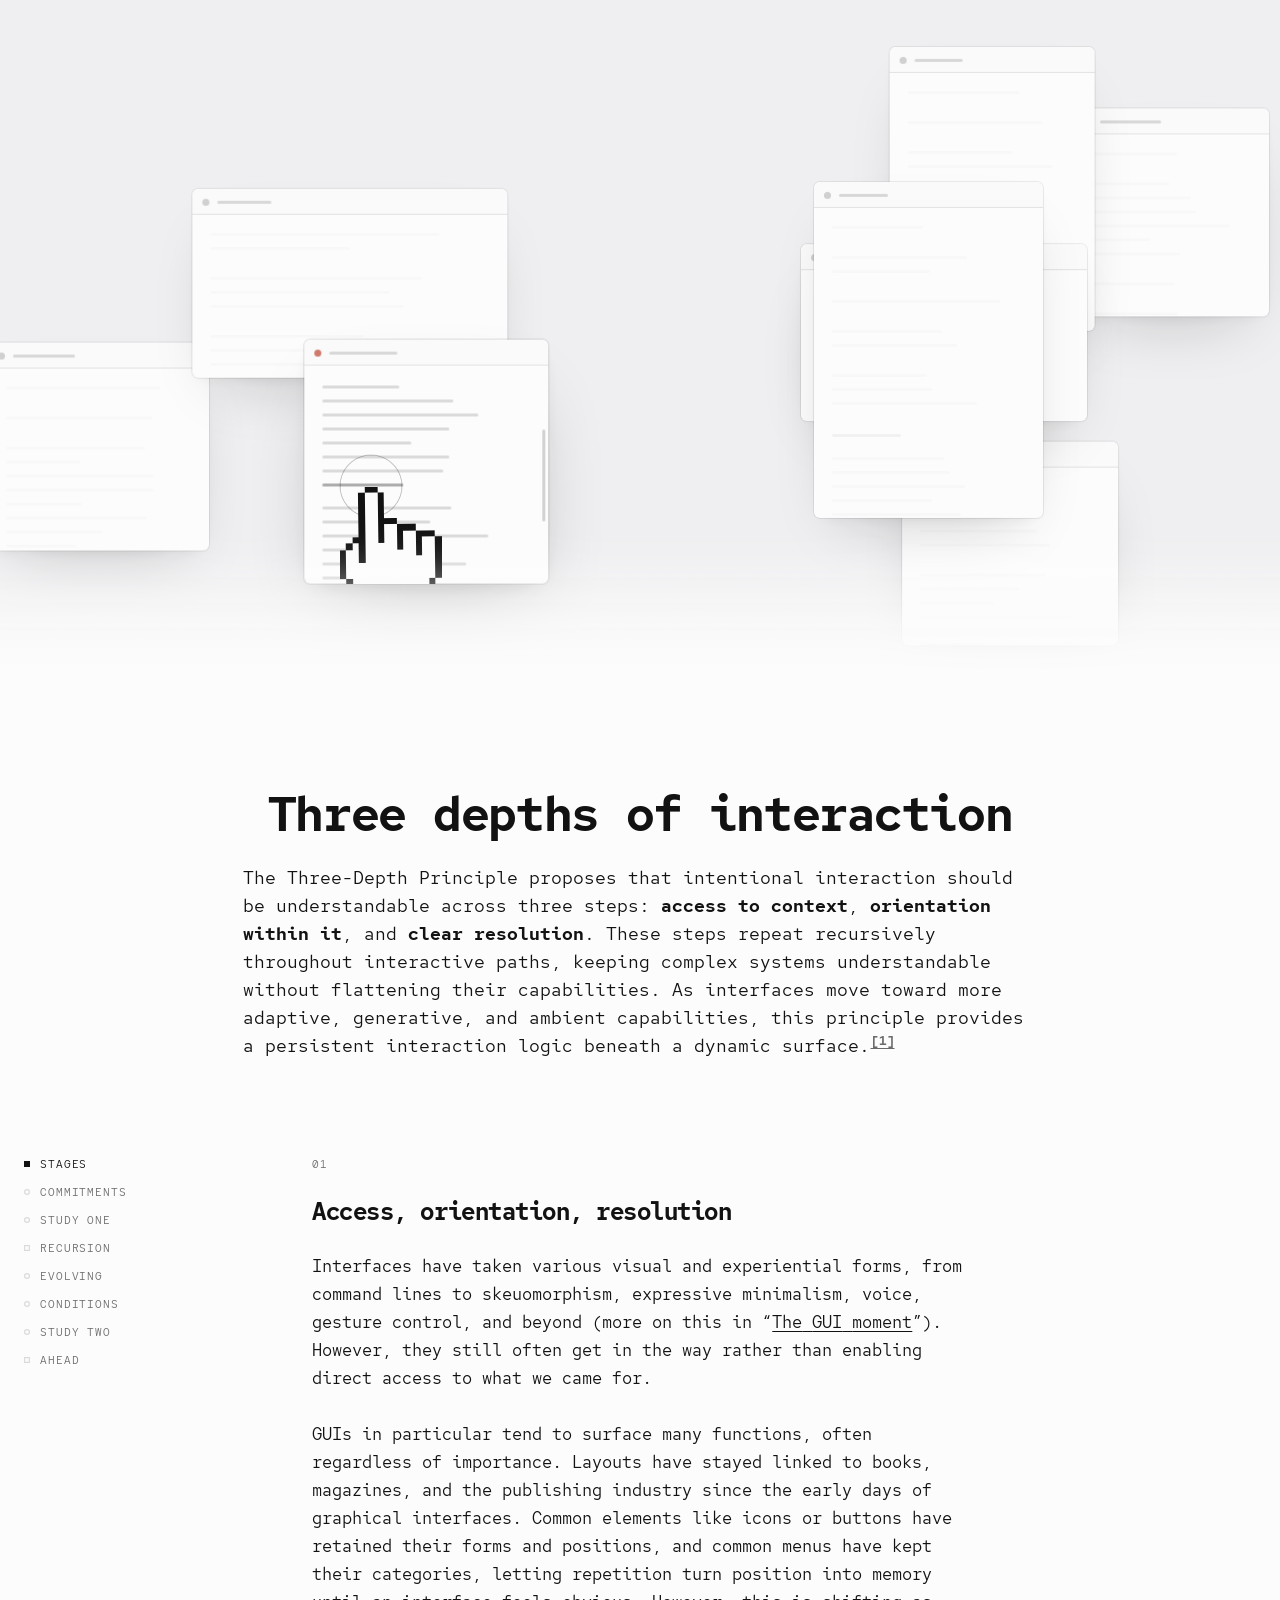
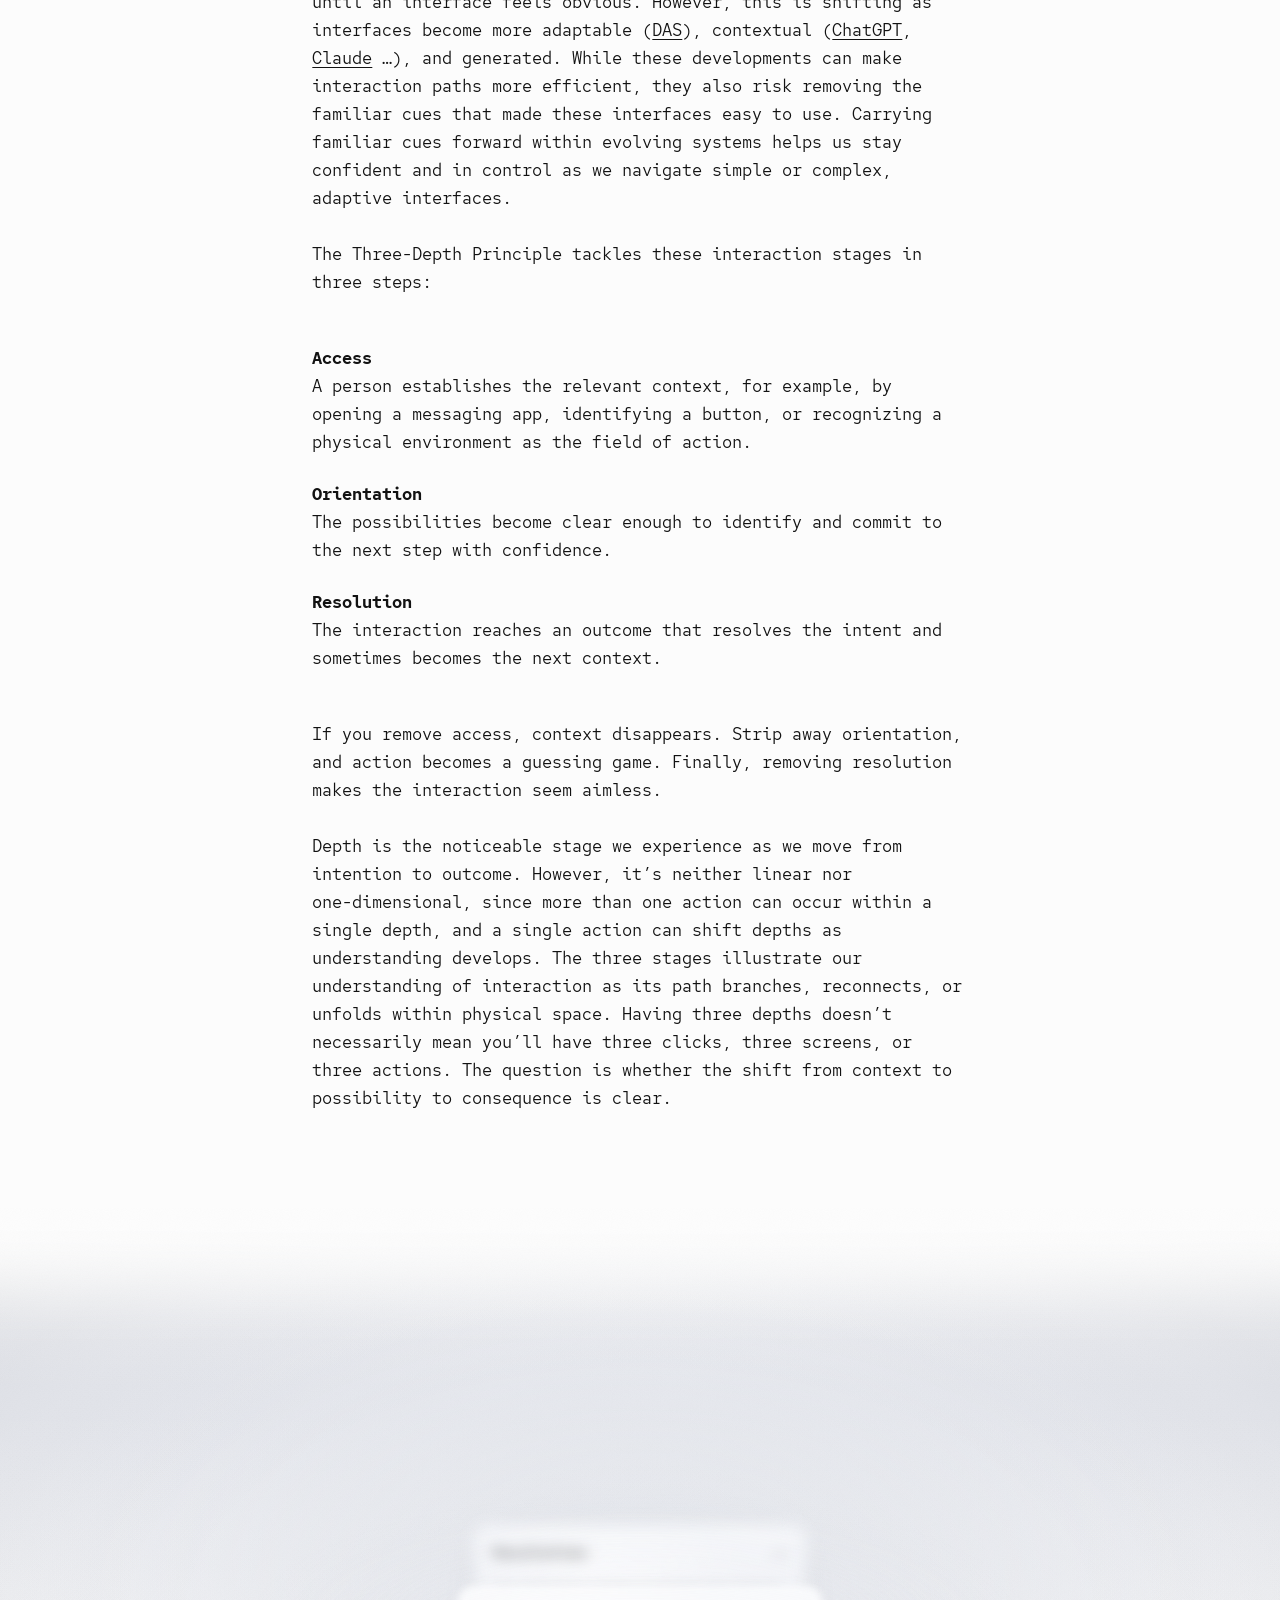
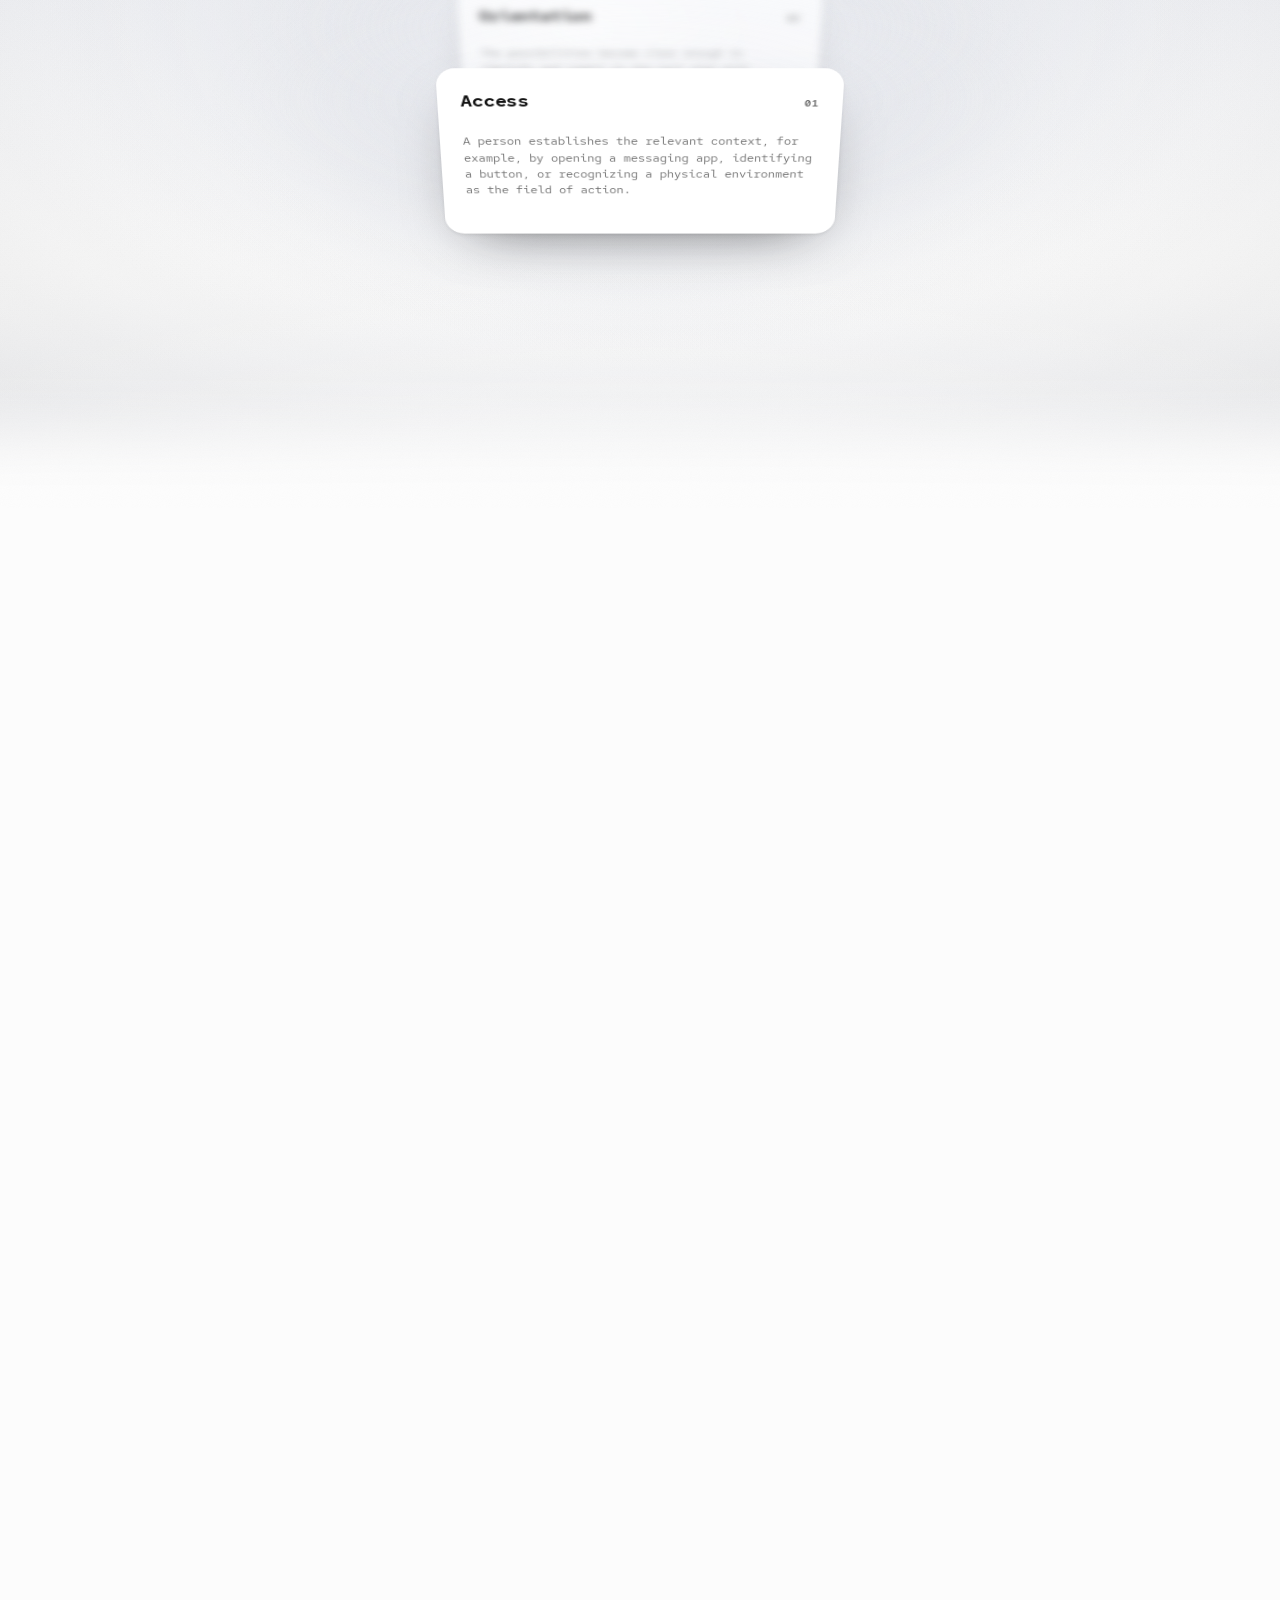
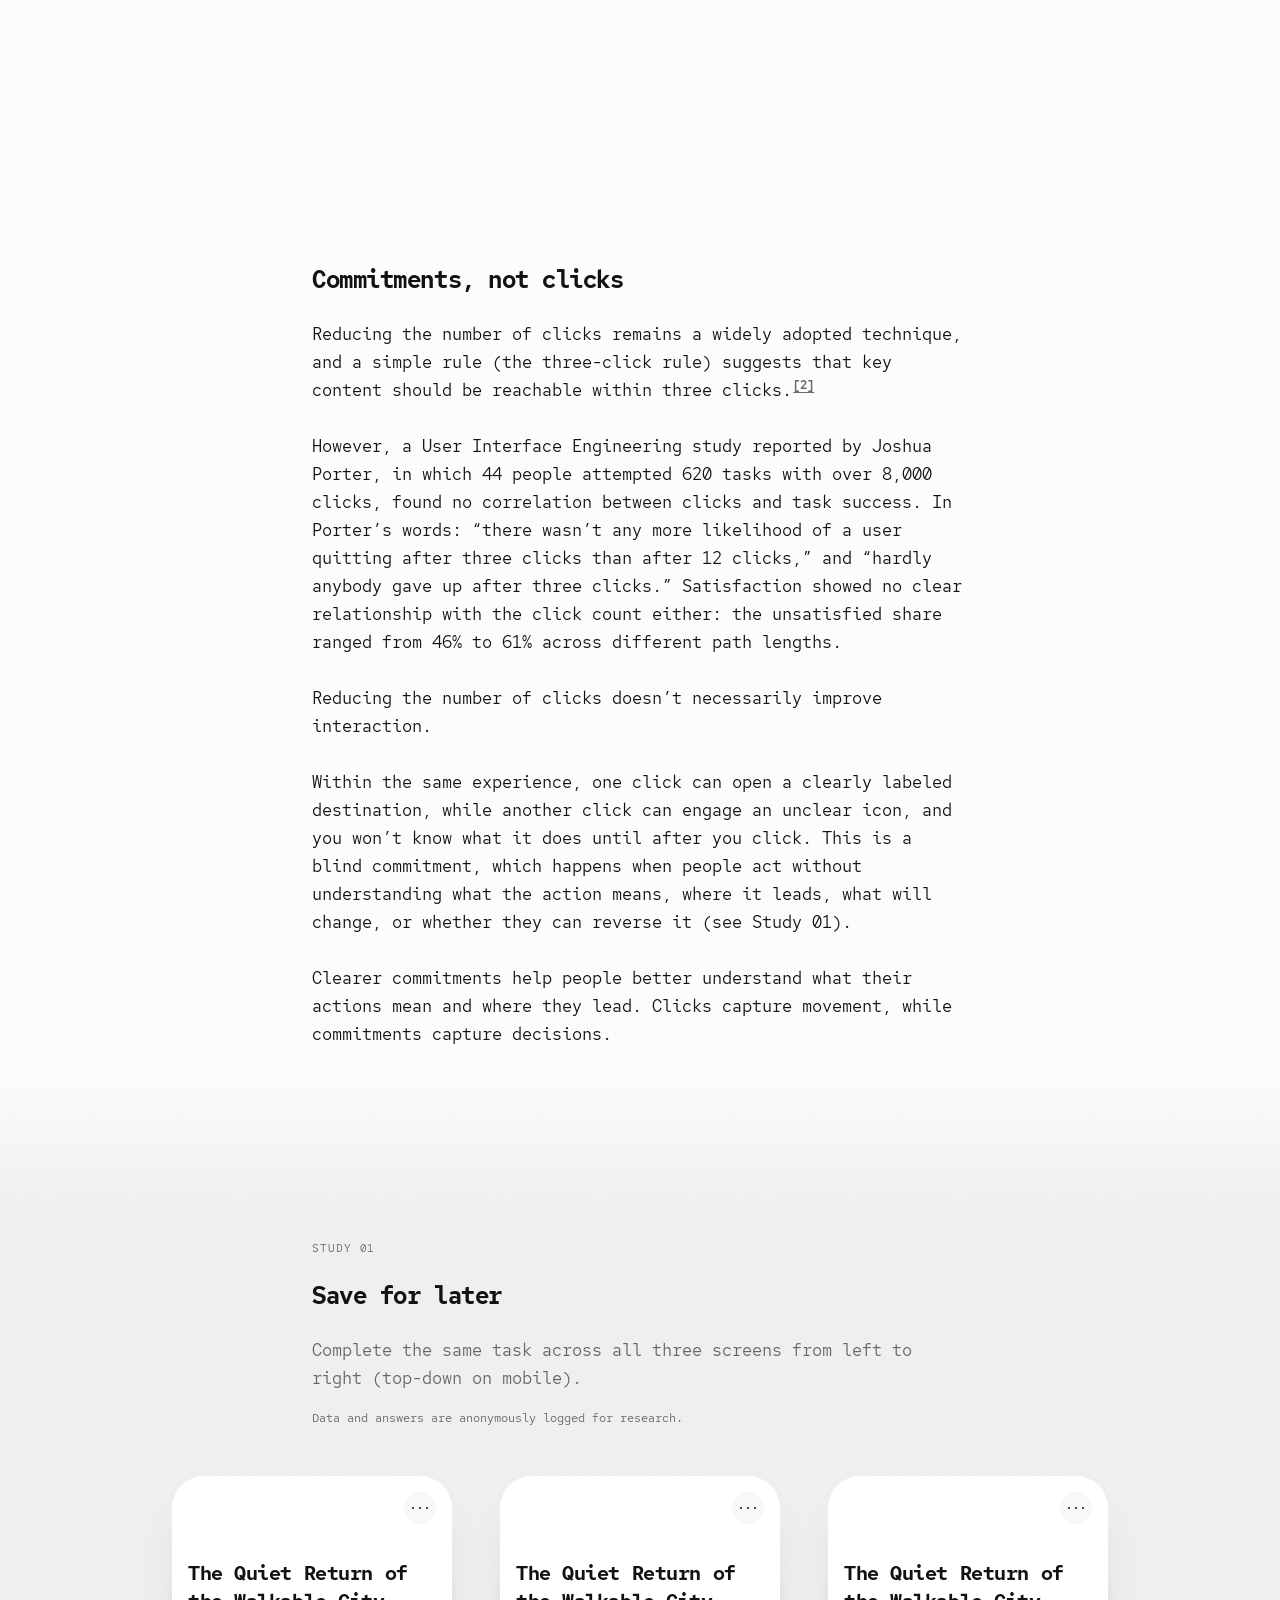
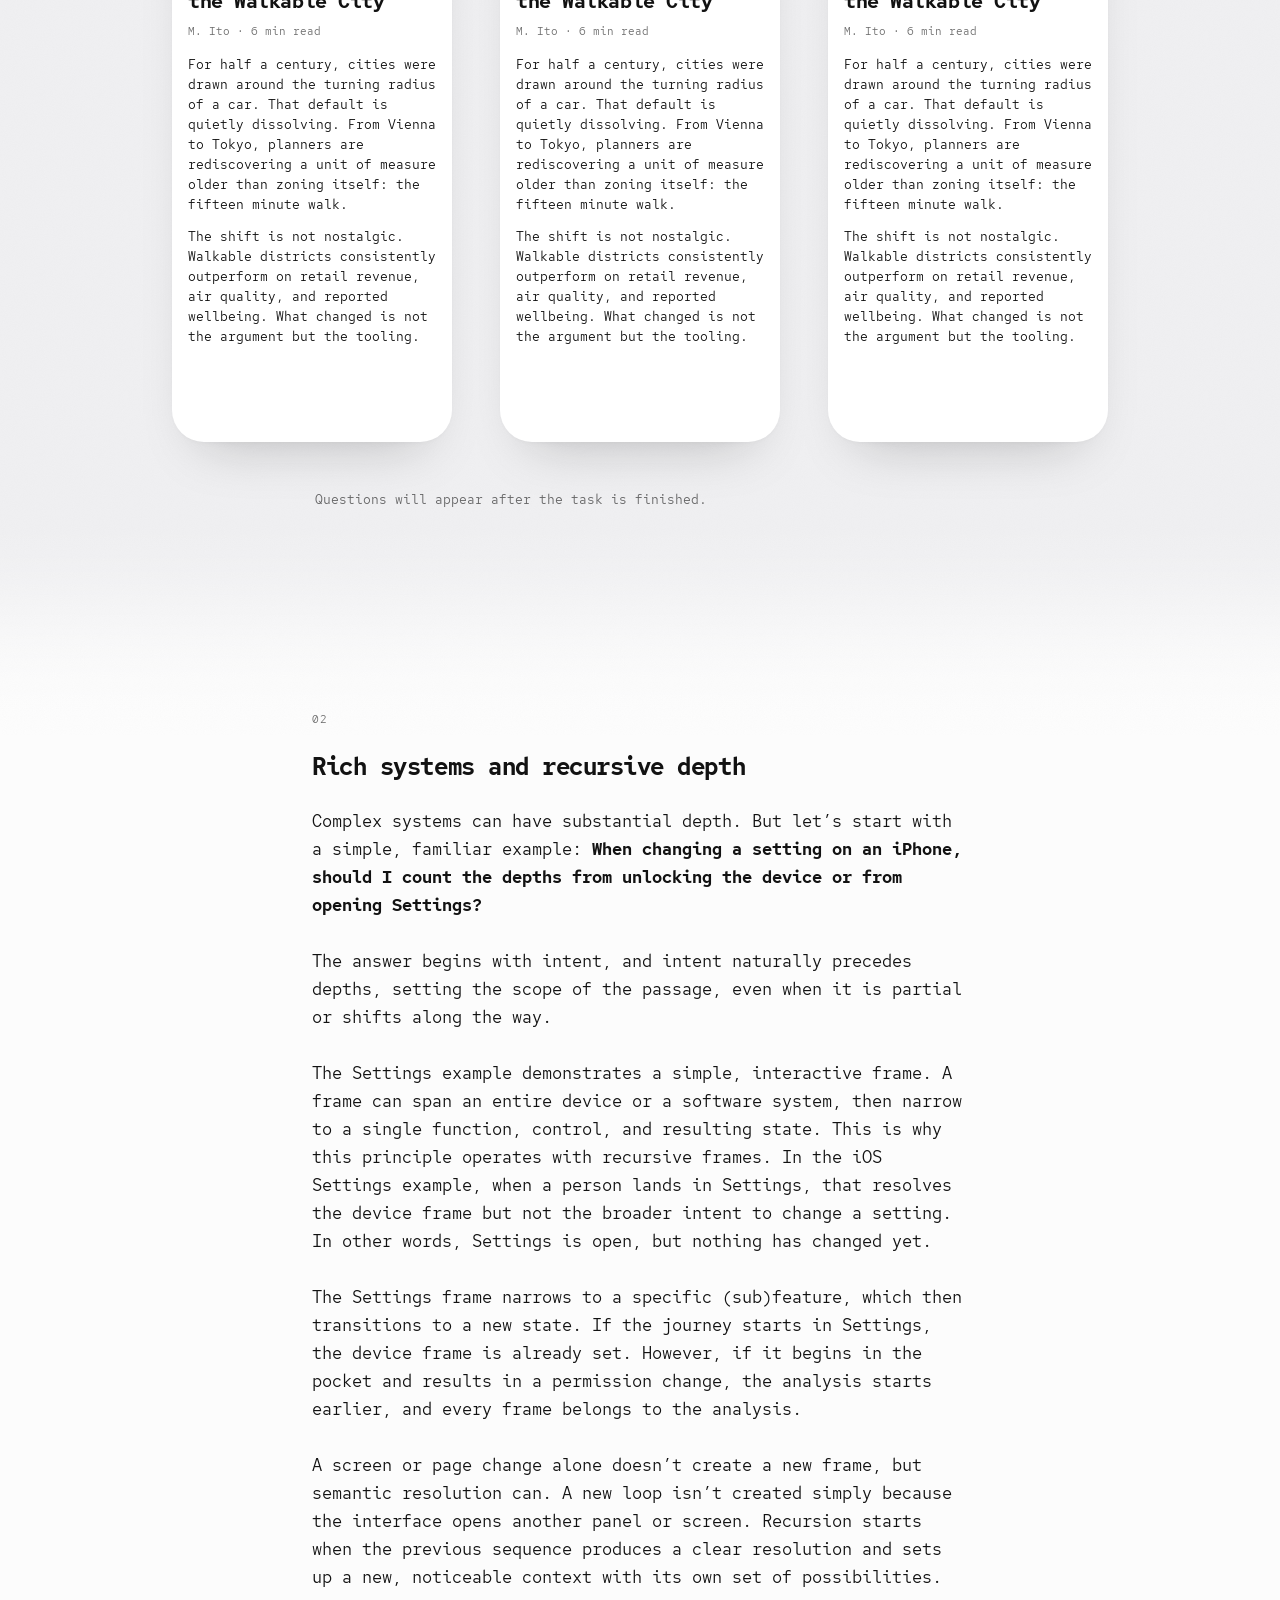
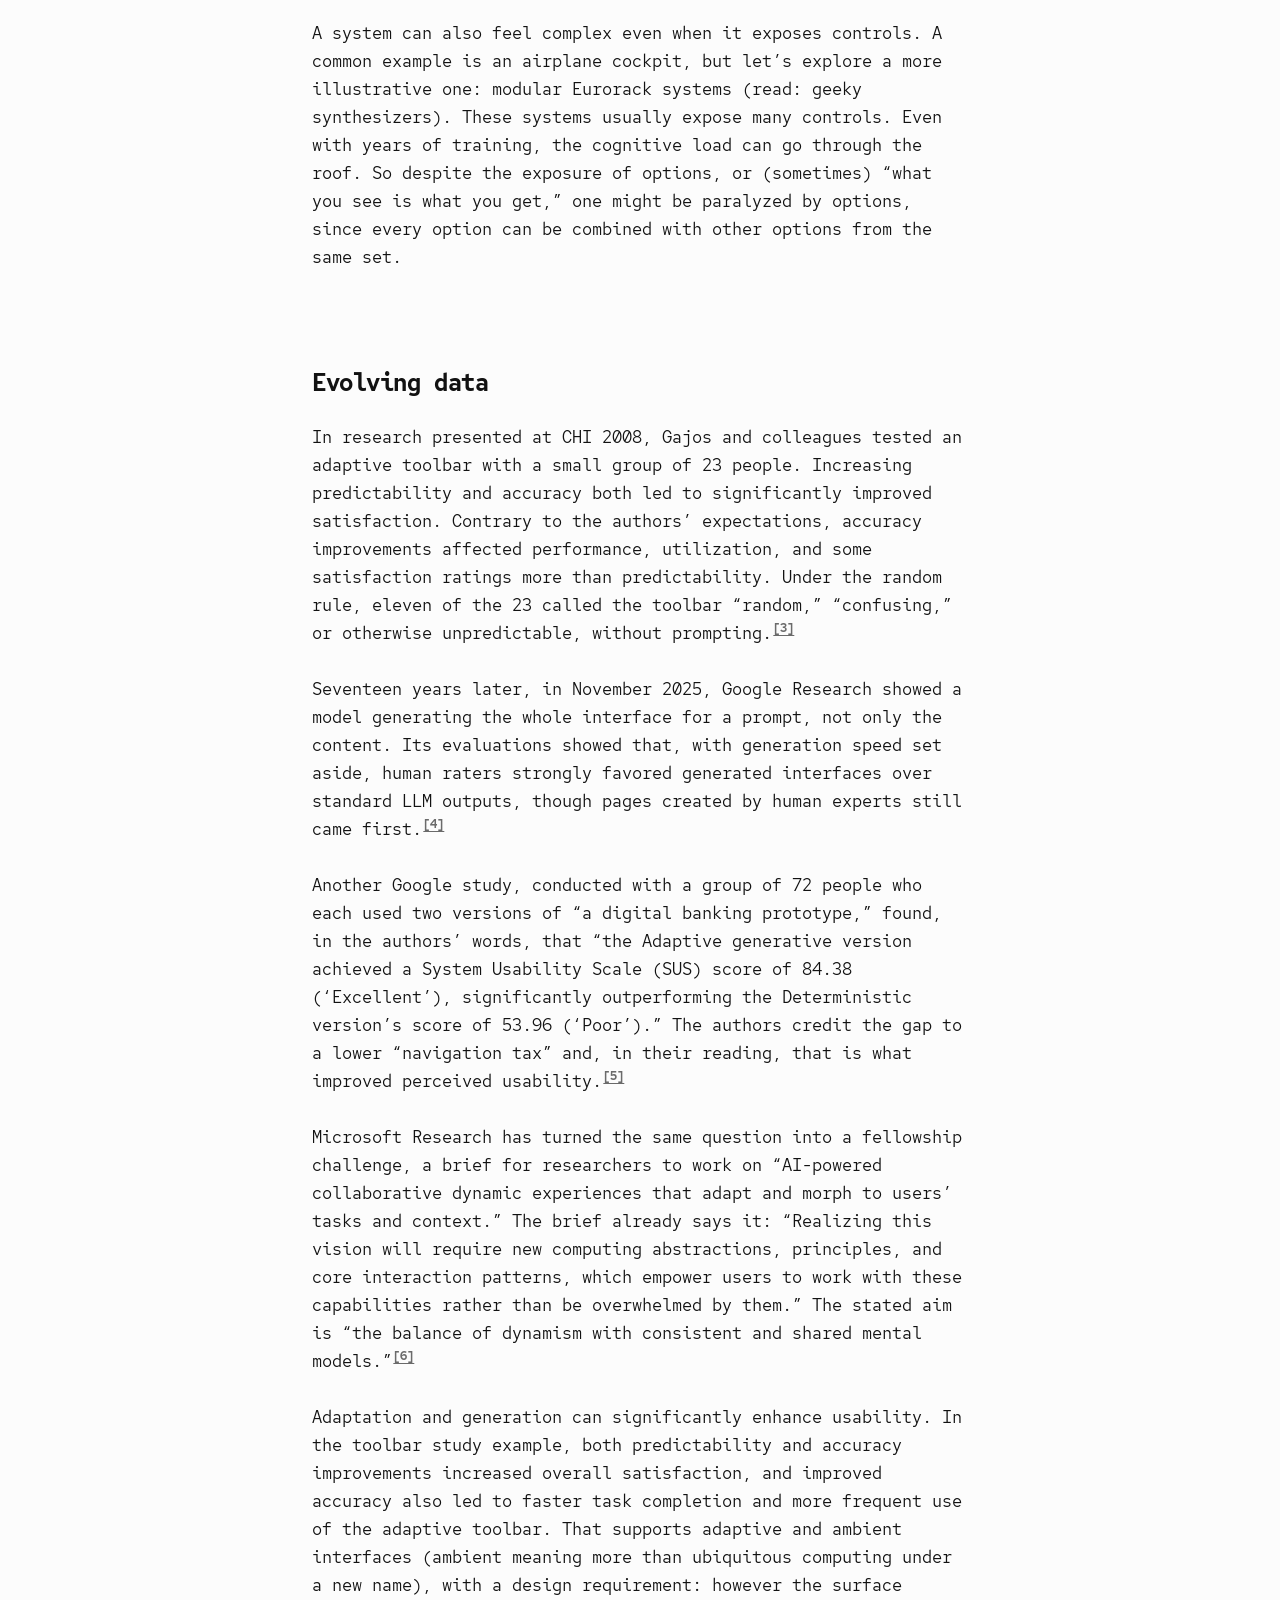
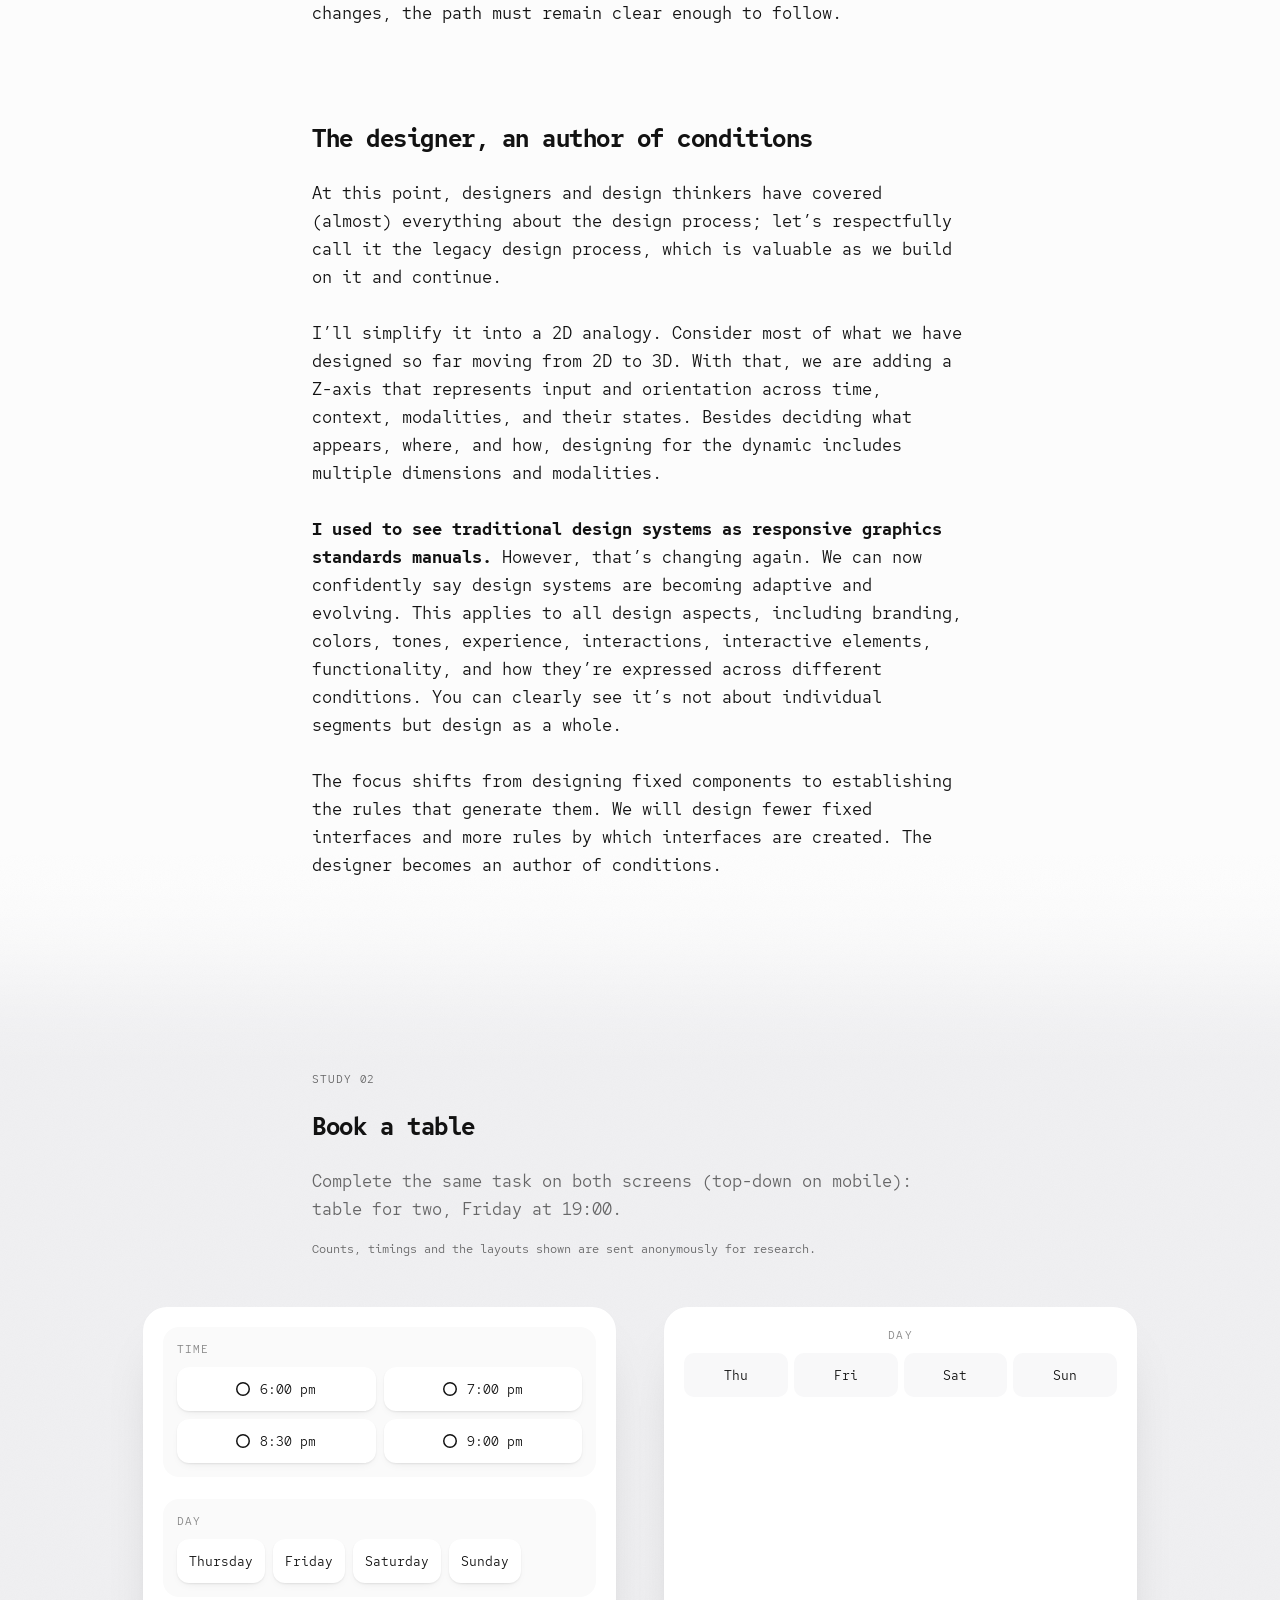
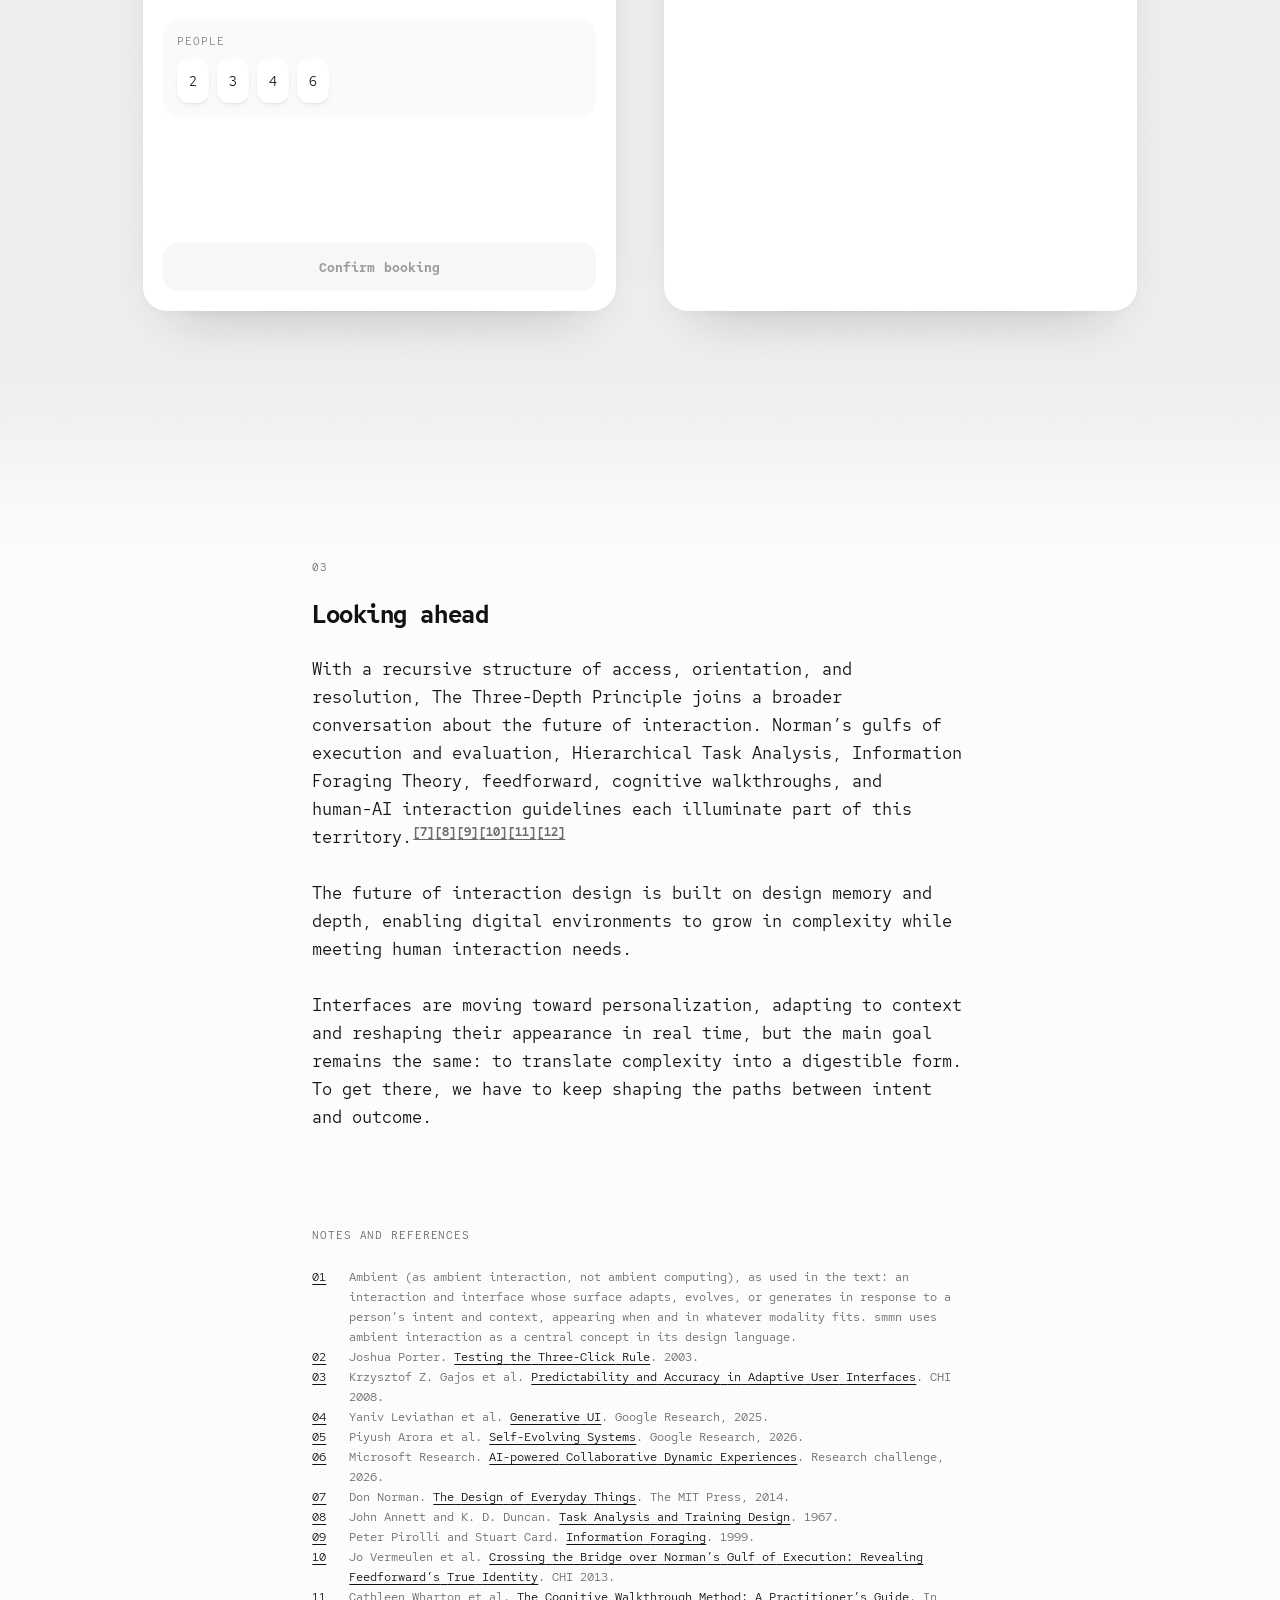
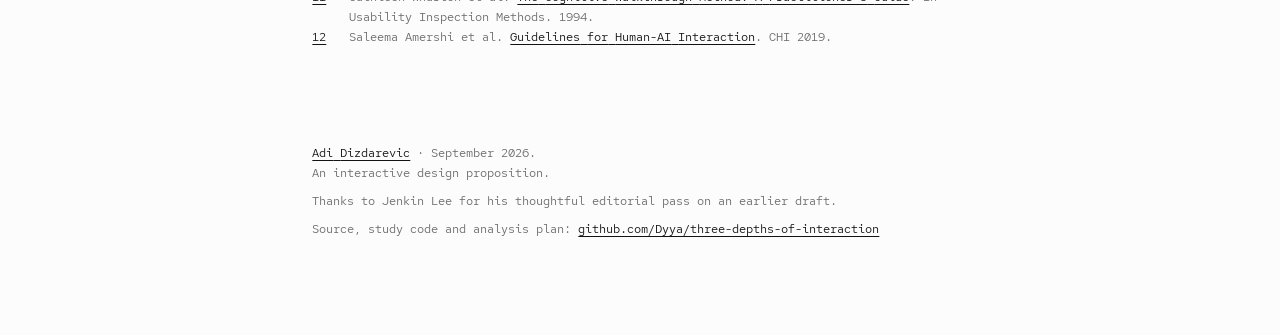
<file: site/index.html>
<!DOCTYPE html>
<html lang="en">
<head>
<meta charset="UTF-8">
<meta name="viewport" content="width=device-width, initial-scale=1.0">
<!-- The page is paper only, so it says so: "only light" keeps a browser's forced
     dark mode from inverting it, and the toolbar takes the band the page opens
     on, #EFEFF1, which is the colour at the top of the header scene. -->
<meta name="color-scheme" content="only light">
<meta name="theme-color" content="#EFEFF1">
<title>Three Depths of Interaction · AD&amp;</title>
<link rel="icon" href="data:image/svg+xml,%3Csvg xmlns='http://www.w3.org/2000/svg' viewBox='0 0 16 16'%3E%3Crect width='16' height='16' fill='%23FCFCFC'/%3E%3Crect x='3' y='3' width='10' height='10' fill='%23121212'/%3E%3C/svg%3E">
<!-- Which copy is the real one is a statement for a machine, not a line of prose
     the reader has to be told while already standing on it. The Worker binds both
     www.adidizdarevic.com/three-depths* and adidizdarevic.com/three-depths* and
     sends the apex to www, the way /nui and the WordPress site already do, so one
     host serves the article and this names that host. The trailing slash is the
     Worker's own 301 target, so this points at what is actually served rather
     than at a redirect. -->
<link rel="canonical" href="https://www.adidizdarevic.com/three-depths/">
<meta name="description" content="A structure beneath changing interfaces. The Three-Depth Principle, with two interactive studies.">
<meta name="author" content="Adi Dizdarevic">
<link rel="author" href="https://www.adidizdarevic.com/">
<!-- The robots line the WordPress pages send: index, and let a result or a
     Discover card show the share image large. -->
<meta name="robots" content="index, follow, max-image-preview:large, max-snippet:-1, max-video-preview:-1">

<!-- The card a link unfurls to. Written out rather than left to the crawler:
     the ones that matter here (Slack, LinkedIn, iMessage, Discord) read the
     markup and do not run scripts, and the article's own text lives behind a
     script that reveals it. Without these an unfurl of this URL is a bare
     domain and a blank rectangle. og:url is the canonical, so a link shared
     from either host resolves to one card and one article. -->
<meta property="og:type" content="article">
<meta property="og:locale" content="en_US">
<meta property="og:site_name" content="AD&amp;">
<meta property="article:published_time" content="2026-09-24T13:45:00-07:00">
<meta property="article:author" content="https://www.adidizdarevic.com/">
<meta property="og:title" content="Three Depths of Interaction">
<meta property="og:description" content="A structure beneath changing interfaces. The Three-Depth Principle, with two interactive studies.">
<meta property="og:url" content="https://www.adidizdarevic.com/three-depths/">
<meta property="og:image" content="https://www.adidizdarevic.com/three-depths/share.jpg">
<meta property="og:image:width" content="1200">
<meta property="og:image:height" content="630">
<meta property="og:image:alt" content="Pale application windows float on a grey field, one pressed by a pixel hand cursor, above the title Three depths of interaction.">
<meta name="twitter:card" content="summary_large_image">
<meta name="twitter:site" content="@dyya">
<meta name="twitter:creator" content="@dyya">
<meta name="twitter:title" content="Three Depths of Interaction">
<meta name="twitter:description" content="A structure beneath changing interfaces. The Three-Depth Principle, with two interactive studies.">
<meta name="twitter:image" content="https://www.adidizdarevic.com/three-depths/share.jpg">
<meta name="twitter:image:alt" content="Pale application windows float on a grey field, one pressed by a pixel hand cursor, above the title Three depths of interaction.">

<!-- One page of the AD& site rather than a site of its own, in the terms the
     WordPress pages already use: AD& as the site name, @dyya on X, and here the
     person @id the WordPress graph declares, so a search engine files the
     article under the same author as the rest of the site. Inside this script
     the ampersand is written plain: it is JSON, not HTML. -->
<script type="application/ld+json">
{
  "@context": "https://schema.org",
  "@type": "Article",
  "@id": "https://www.adidizdarevic.com/three-depths/#article",
  "headline": "Three depths of interaction",
  "description": "A structure beneath changing interfaces. The Three-Depth Principle, with two interactive studies.",
  "url": "https://www.adidizdarevic.com/three-depths/",
  "mainEntityOfPage": "https://www.adidizdarevic.com/three-depths/",
  "image": {"@type": "ImageObject", "url": "https://www.adidizdarevic.com/three-depths/share.jpg", "width": 1200, "height": 630},
  "datePublished": "2026-09-24T13:45:00-07:00",
  "dateModified": "2026-09-24T13:45:00-07:00",
  "inLanguage": "en",
  "keywords": ["Three-Depth Principle", "interaction design", "interface design", "generative interfaces", "adaptive interfaces"],
  "author": {
    "@type": "Person",
    "@id": "https://www.adidizdarevic.com/#/schema/person/d606aa5c96aa3db867bd6ea47d80e7c1",
    "name": "Adi Dizdarevic",
    "url": "https://www.adidizdarevic.com/",
    "sameAs": ["https://www.linkedin.com/in/adidizdarevic/", "https://www.instagram.com/ad.log/", "https://x.com/dyya", "https://www.behance.net/dyya", "https://www.youtube.com/@adidizdarevic", "https://www.pinterest.com/dyya/"]
  },
  "publisher": {"@id": "https://www.adidizdarevic.com/#/schema/person/d606aa5c96aa3db867bd6ea47d80e7c1"},
  "isPartOf": {"@type": "WebSite", "@id": "https://www.adidizdarevic.com/#website", "name": "AD&", "url": "https://www.adidizdarevic.com/"}
}
</script>

<!-- Both faces are on the first screen (the title is Semibold, the standfirst
     Book), and without this they are found only once system.css has arrived.
     crossorigin is required even here: fonts are fetched in CORS mode, and a
     preload made without it is not the request the font face makes. -->
<link rel="preload" href="fonts/article-mono-book.woff2" as="font" type="font/woff2" crossorigin>
<link rel="preload" href="fonts/article-mono-semibold.woff2" as="font" type="font/woff2" crossorigin>
<link rel="stylesheet" href="system.css">

<!-- Set before the stylesheet is applied and before anything is painted, so
     the opt-in path never shows the article and then takes it away. This is
     the only place the query string is read. -->
<script>
  if (/[?&]entrance=1(&|$)/.test(location.search))
    document.documentElement.className += " entrance";
</script>

<style>
/* ---------------------------------------------------------------------------
   Three Depths of Interaction, article shell.
   Layout system adapted from the studio's It's Time page: one reading track,
   one left edge (the spine), measures instead of shares, a type scale written
   once. Palette and voice belong to this article, not to that page.
--------------------------------------------------------------------------- */
/* Tokens, the reset, the base type, the label idiom and the focus state now
   live in system.css, linked above and shared with every study. Below is the
   article's own layout, and nothing else. */
/* ---------- the entrance, off the default path ---------------------------
   The article opens on the article. The entrance is still here and still
   works, at ?entrance=1, and it is worth keeping: it is the one thing this
   piece does that an essay cannot. It is not worth putting in front of a
   reader who did not ask for it.

   It used to be the default, and it cost three things.

   It broke every link into the article. A link to a citation showed the
   entrance, and the reveal ended on window.scrollTo(0,0): the reader landed
   at the top with the fragment still in the address, so nothing looked
   wrong. There are eleven citations, wired in both directions, and every one
   of them is an address somebody can send.

   It was the only thing between a reader and the article, and it had no
   fallback. Measured: 6.3 seconds from load to the first line if you commit,
   14.6 if you hesitate and the timer has to run out. The whole article sat
   behind display:none waiting on one function, so anything that went wrong
   after the entrance bound its listeners was a blank page. The noscript
   block answers "no script at all"; it cannot answer "the script ran and
   then something threw".

   And it is no longer measuring anything. It composed a branch and a
   duration for the trace, and the trace is gone.

   The class goes on <html> from a script in the head, before the first
   paint, so the opt-in path never flashes the article before hiding it.
   Nothing else in the page reads the query. */
body.locked{overflow:hidden;height:100vh;}

/* ---------- entrance ---------- */
.stage{position:fixed;inset:0;background:var(--paper);z-index:40;
  display:none;align-items:center;justify-content:center;}
html.entrance .stage{display:flex;}
.control{width:64px;height:64px;border-radius:50%;background:var(--ink);
  transition:transform .18s cubic-bezier(.2,.9,.3,1),opacity .3s;}
.control:hover{transform:scale(1.06);}
.control:active{transform:scale(.94);}
.control:focus-visible{outline:2px solid var(--ink);outline-offset:6px;}
.control.gone{opacity:0;pointer-events:none;transform:scale(.85);}
.response{position:absolute;text-align:center;max-width:var(--w-text);padding:0 var(--edge);
  font-family:var(--sans);font-size:var(--fs-body);line-height:var(--lh-body);}
.response .line{opacity:0;transform:translateY(6px);
  transition:opacity .4s,transform .4s cubic-bezier(.2,.9,.3,1);}
.response .line.on{opacity:1;transform:none;}
.response em{font-style:normal;color:var(--accent);}
.response .t{font-variant-numeric:tabular-nums;color:var(--accent);}
.response.fade{opacity:0;transition:opacity .5s;}

/* ---------- the writing ----------
   The essay is written as it is read. Every word carries a mask, and an edge
   driven by the scroll sweeps the mask off, line by line, in reading order.
   The scroll is the only timeline: there is no transition and no duration
   anywhere in here, because a transition is a second clock, and a second
   clock is what makes a scroll-driven reveal feel loose. The mechanism is the
   one on adidizdarevic.com/its-time, cut to a line's own position rather than
   a block's, since an essay is read one line at a time and a section here can
   run three screens tall. A word without the mask is a word the script never
   touched, so the page reads whole without it. */
.tm-w{display:inline-block;
  -webkit-mask-image:linear-gradient(90deg,#000 var(--e,-9999px),
    transparent calc(var(--e,-9999px) + var(--s,40px)));
  mask-image:linear-gradient(90deg,#000 var(--e,-9999px),
    transparent calc(var(--e,-9999px) + var(--s,40px)));}
/* written: the mask comes off rather than being parked off the end, so a page
   that has been read carries no masks at all */
.tm-w.tm-done{-webkit-mask-image:none;mask-image:none;}
/* an inline-block does not carry its parent's underline, so a link's words
   draw their own, at the page's own thickness and offset */
a .tm-w{text-decoration:underline;text-decoration-thickness:1px;text-underline-offset:3px;}
/* but the SPACES between those words are bare text nodes, still owned by the
   link, and the link carries no mask. So an unread link painted an underline
   under each of its gaps and nothing else: a scatter of short dashes across
   any part of the page the reading had not reached yet, worst on reload,
   which restores the scroll position into unread text. The link's own
   underline is suspended while any of its words is still masked, and returns
   the moment the last one lands, so the gaps close exactly as before and the
   finished state is unchanged. */
a:has(.tm-w:not(.tm-done)){text-decoration:none;}
/* a line's own mark (the reference numeral) arrives with its first line */
.tm-lead::before{opacity:var(--o,0);}
/* the studies arrive whole, in their turn in the same wave,
   with a lift small enough not to compete with the prose */
.tm-obj{opacity:var(--o,0);transform:translate3d(0,calc((1 - var(--o,0)) * 6px),0);}
@media (prefers-reduced-motion:reduce){
  .tm-w,.tm-obj{-webkit-mask-image:none !important;mask-image:none !important;
    opacity:1 !important;transform:none !important;}
  .tm-lead::before{opacity:1 !important;}
  /* nothing is ever marked written here, so the suspended underline above
     would never come back. This block already exists for the case where the
     preference is turned on after a split has happened. */
  a:has(.tm-w){text-decoration:underline !important;}
}

/* the rail: the page's own path, and its navigation. The pattern is the one
   from the Anti Tapes design system: the section indices lift out of the flow
   and stand on the canvas, flush left, filling in as they are passed. It
   arrives with the first section, not with the page, so the opening is left
   alone. Marker shape carries the kind: a square is a part of the argument,
   and a subsection or a study, both things that follow one, take the same
   circle. */
/* The rail rides with the article rather than with the window: it begins on
   the first section's label line and sticks a gutter from the top once it
   reaches it, then leaves with the last section. The host is a zero height
   sticky box, so it takes no room in the flow, and the two offsets cancel:
   the host sticks at s6 minus the lead, the rail sits at the lead inside it,
   so the rail lands exactly s6 from the top when stuck. */
.railhost{position:sticky;top:calc(var(--s6) - var(--rail-lead));height:0;z-index:30;}
.rail{position:absolute;top:var(--rail-lead);left:var(--s3);
  display:flex;flex-direction:column;gap:2px;align-items:flex-start;
  max-height:calc(100vh - var(--s6) * 2);
  opacity:0;pointer-events:none;transition:opacity var(--t3) var(--settle);}
.rail.on{opacity:1;pointer-events:auto;}
.rail a{display:flex;align-items:center;gap:10px;padding:5px 0;
  text-decoration:none;color:var(--muted);white-space:nowrap;
  font-family:var(--mono);font-size:var(--fs-label);line-height:var(--lh-label);
  letter-spacing:.08em;text-transform:uppercase;
  font-variant-numeric:tabular-nums;transition:color var(--t2) var(--settle);}
/* every marker keeps the same size and the same place: only its fill moves,
   hairline ring ahead, grey once passed, full ink for the one being read */
.rail a::before{content:"";flex:none;width:6px;height:6px;
  background:transparent;box-shadow:inset 0 0 0 1.2px var(--rule);
  transition:background var(--t2) var(--settle),box-shadow var(--t2) var(--settle);}
/* the part is the square; a subsection and a study are both things that
   follow one, so they take the same circle */
.rail a.sub::before,
.rail a.study::before{border-radius:50%;}
.rail a:hover{color:var(--ink);}
.rail a.passed{color:var(--muted);}
.rail a.passed::before{background:var(--muted);box-shadow:none;}
.rail a.cur{color:var(--ink);}
.rail a.cur::before{background:var(--ink);box-shadow:none;}
.rail a:focus-visible{outline:1.5px solid var(--ink);outline-offset:3px;}
/* the names are drawn, not written: Safari's Reader copies the article's text
   and would print them as a line of words; each link keeps its name for a
   screen reader in aria-label */
.rail .t::before{content:attr(data-t);}
/* The rail stands in the page margin; it goes when that margin does. The
   threshold is 1221, not the 1101 where the margin first fits, because the
   claim it reserves used to push study 01's frame under its own 998px
   breakpoint: from 1101 to 1220 the three phones stacked into one while
   both neighbouring widths showed three, and landscape iPads live exactly
   there. Below 1221 the page is the plain centred track and three-up is
   continuous from 999px of viewport. */
@media (max-width:1220px){.rail{display:none;}}
/* where a rail link lands: on the system, like every other vertical value */
[data-sec],[data-sub],[data-study]{scroll-margin-top:var(--break-in);}

/* ---------- the vertical rhythm --------------------------------------------
   Two values carry every vertical gap on the page, and there is no third.

     --break     96   between one top-level block and the next, and the air a
                      band of reading holds inside itself, top and bottom. A
                      study is a change of material, so it takes the break
                      twice: once on the paper before it, once as its own
                      inset. The two bands that are not reading take it once,
                      on the paper alone: the opening scene and the closing
                      figure are rendered environments, and an environment
                      that stops short of its own edges is a picture of one.
                      The figure in particular fades its atmosphere in over
                      56px at the top and bottom of its stage; that fade is
                      built to land on the paper, and an inset of flat grey
                      above it prints the fade as a bar of light across the
                      band instead.
     --break-in  48   between the parts of one block: the lede, the
                      demonstration and the reading inside a study, a
                      definition group or a raised line lifted out of the
                      prose around it.

   Under those, a heading sits --s3 above its body, and a paragraph sits one
   line of leading above the next. Those are type, not layout.

   Before this the page ran seven different breaks: 96 between sections, 128
   before a study but 64 after it (so a band was 192 in and 160 out), 64 before
   the figure and 96 after, 128 before the references, and 48 of hero padding
   on top of the 96 that already followed it. Every one of those is now one of
   the two below. */
:root{ --break:var(--s7); --break-in:var(--s5); }

/* ---------- the edges ------------------------------------------------------
   A band does not meet the paper on a line any more, it dissolves into it.
   Three numbers say how far, and one tile and two tones say what that costs.

   Every ramp below runs on smootherstep rather than a straight line. A
   straight line has a corner in its slope at each end, the eye is a very good
   corner detector, and it draws the corner in as a band. Smootherstep arrives
   at both ends with zero slope and zero curvature, so there is no corner left
   to find. The same reasoning took the corners off the figure's air, where a
   stop at 20 percent of the stage was drawing a line across the whole page.

   Every ramp is also dithered, because paper to surface1 is 13 levels and over
   a 240 pixel run that is a level every 18 pixels, which contours on any panel
   worth the name. The tile is the one the figure already carried, declared
   here now that three things use it.

   The tile multiplies, so it darkens what it dithers by its own mean, about
   1.1 percent. The two tones below are --paper and --surface1 written that
   much brighter; they arrive at --paper and --surface1 once the tile has been
   through them, which is what lets a dissolve meet flat paper with no seam.
   Measured: 0.28 of a level at the paper end, 0.31 at the band end. */
:root{
  --tile:url("data:image/svg+xml,%3Csvg xmlns='http://www.w3.org/2000/svg' width='180' height='180'%3E%3Cfilter id='n' color-interpolation-filters='sRGB'%3E%3CfeTurbulence type='fractalNoise' baseFrequency='1.1' numOctaves='1' stitchTiles='stitch'/%3E%3CfeColorMatrix type='saturate' values='0'/%3E%3CfeComponentTransfer%3E%3CfeFuncR type='linear' slope='.022' intercept='.978'/%3E%3CfeFuncG type='linear' slope='.022' intercept='.978'/%3E%3CfeFuncB type='linear' slope='.022' intercept='.978'/%3E%3CfeFuncA type='linear' slope='0' intercept='1'/%3E%3C/feComponentTransfer%3E%3C/filter%3E%3Crect width='180' height='180' filter='url(%23n)'/%3E%3C/svg%3E");
  --paper-lift:rgb(255,255,255);      /* --paper,    written for the tile */
  --surface1-lift:rgb(242,242,244);   /* --surface1, written for the tile */
  --blend-run:120px;                  /* a band, each way from where its edge was */
  --fade-run:152px;                   /* the figure's air, in from each end of the stage */
  --hero-lift:80px;                   /* the room the header scene is given back */
}

/* ---------- page frame -----------------------------------------------------
   One frame, centred on the track, and inside it one reading column, centred
   in turn. Thought sits in the middle column; evidence (the studies, the
   axiom) takes the whole track. The rhythm of the page is that alternation.
   The measure is set in characters, not pixels: this face is monospaced, so
   one character is exactly 0.64em and 66 of them is an exact width at any
   body size. Change --fs-body and the column follows. */
#page{display:block;}
html.entrance #page{display:none;}
html.entrance #page.on{display:block;}
.spineblock,.studywrap{width:min(100% - 2 * var(--edge), var(--track));
  margin-inline:auto;}
.spineblock{display:grid;column-gap:var(--s3);
  grid-template-columns:minmax(0,1fr) minmax(0,var(--w-text)) minmax(0,1fr);}
.spineblock > *{grid-column:2;}
/* On a phone the reading column no longer fits beside its two side columns,
   which collapse to zero width; their two 24px column gaps did not, so body
   text stood 40px from the screen edge while the hero and its title stood at
   the 16px page edge. The gaps go where the side columns are already gone,
   and the column takes the same edge as everything else. */
@media (max-width:680px){.spineblock{column-gap:0;}}

.studywrap .inner{max-width:none;}

.prose{max-width:var(--w-text);}
.prose p{margin:0 0 var(--lh-body);}
.prose p:last-child{margin-bottom:0;}
.prose b{font-weight:600;}
.prose .doubt{color:var(--muted);}

/* a citation marker: raised and small like a footnote, not a sentence link,
   so it carries no underline of its own until it is the thing in focus */
.cite{font-family:var(--mono);font-size:.7em;font-weight:600;
  vertical-align:super;line-height:0;color:var(--muted);
  text-decoration:none;margin-left:1px;
  transition:color var(--t2) var(--settle);}
.cite:hover,.cite:focus-visible{color:var(--ink);}
.cite:focus-visible{outline:1.5px solid var(--ink);outline-offset:2px;}
/* the sentence carries the citation right up against the period; the mark
   itself needs a little clearance from the top of the window it scrolls to */
.cite{scroll-margin-top:var(--s5);}

/* hero: the one block that opens wide, centred on the track */
.hero{grid-column:1 / -1;min-height:88vh;display:flex;flex-direction:column;
  justify-content:center;}

/* the depth field, carrying the three stage words at three real distances.
   It runs the full width of the frame rather than the track, because it is a
   field and not a column, and it is loaded with its own chrome switched off.
   The heading below it does the naming; the field only shows the thing. */
/* The scene is its own document, at a height that answers the window, so it
   dissolves under a mask on the frame rather than under a strip measured
   against it. Three mask layers: alpha = ramp * (1 - tile * bump).
     ramp   the dissolve itself, eased
     tile   the dither, which a frame cannot be given any other way, since
            nothing on this side of it can reach the scene's own pixels
     bump   where the dither is allowed to act, zero at both ends of the run,
            so the noise never starts or stops on an edge of its own
   The run takes 176 pixels off the bottom of the scene, so the scene is given
   --hero-lift of it back and the dissolve starts that much lower down. */
.heroscene{display:block;width:100vw;margin-left:calc(50% - 50vw);
  height:calc(min(68vh, 660px) + var(--hero-lift));margin-bottom:var(--break);
  border:0;background:#E8E7E4;
  -webkit-mask-image:linear-gradient(180deg, rgb(0,0,0) 0,rgb(0,0,0) calc(100% - 176px), rgba(0,0,0,0.9988) calc(100% - 167.2px),
      rgba(0,0,0,0.9914) calc(100% - 158.4px), rgba(0,0,0,0.9734) calc(100% - 149.6px),
      rgba(0,0,0,0.9421) calc(100% - 140.8px), rgba(0,0,0,0.8965) calc(100% - 132px),
      rgba(0,0,0,0.8369) calc(100% - 123.2px), rgba(0,0,0,0.7648) calc(100% - 114.4px),
      rgba(0,0,0,0.6826) calc(100% - 105.6px), rgba(0,0,0,0.5931) calc(100% - 96.8px),
      rgba(0,0,0,0.5) calc(100% - 88px), rgba(0,0,0,0.4069) calc(100% - 79.2px),
      rgba(0,0,0,0.3174) calc(100% - 70.4px), rgba(0,0,0,0.2352) calc(100% - 61.6px),
      rgba(0,0,0,0.1631) calc(100% - 52.8px), rgba(0,0,0,0.1035) calc(100% - 44px),
      rgba(0,0,0,0.0579) calc(100% - 35.2px), rgba(0,0,0,0.0266) calc(100% - 26.4px),
      rgba(0,0,0,0.0086) calc(100% - 17.6px), rgba(0,0,0,0.0012) calc(100% - 8.8px),
      rgba(0,0,0,0) 100%),
    url("data:image/svg+xml,%3Csvg xmlns='http://www.w3.org/2000/svg' width='180' height='180'%3E%3Cfilter id='n' color-interpolation-filters='sRGB'%3E%3CfeTurbulence type='fractalNoise' baseFrequency='1.1' numOctaves='1' stitchTiles='stitch'/%3E%3CfeColorMatrix type='saturate' values='0'/%3E%3CfeComponentTransfer%3E%3CfeFuncA type='linear' slope='.18' intercept='0'/%3E%3C/feComponentTransfer%3E%3C/filter%3E%3Crect width='180' height='180' filter='url(%23n)'/%3E%3C/svg%3E"),
    linear-gradient(180deg,rgba(0,0,0,0) 0, rgba(0,0,0,0) calc(100% - 176px),
      rgba(0,0,0,0.0086) calc(100% - 158.4px), rgba(0,0,0,0.0579) calc(100% - 140.8px),
      rgba(0,0,0,0.1631) calc(100% - 123.2px), rgba(0,0,0,0.3174) calc(100% - 105.6px),
      rgba(0,0,0,0.5) calc(100% - 88px), rgba(0,0,0,0.6826) calc(100% - 70.4px),
      rgba(0,0,0,0.8369) calc(100% - 52.8px), rgba(0,0,0,0.9421) calc(100% - 35.2px),
      rgba(0,0,0,0.9914) calc(100% - 17.6px), rgba(0,0,0,1) 100%,
      rgba(0,0,0,0.9914) calc(100% - 79.2px), rgba(0,0,0,0.9421) calc(100% - 70.4px),
      rgba(0,0,0,0.8369) calc(100% - 61.6px), rgba(0,0,0,0.6826) calc(100% - 52.8px),
      rgba(0,0,0,0.5) calc(100% - 44px), rgba(0,0,0,0.3174) calc(100% - 35.2px),
      rgba(0,0,0,0.1631) calc(100% - 26.4px), rgba(0,0,0,0.0579) calc(100% - 17.6px),
      rgba(0,0,0,0.0086) calc(100% - 8.8px), rgba(0,0,0,0) 100%);
  mask-image:linear-gradient(180deg, rgb(0,0,0) 0,rgb(0,0,0) calc(100% - 176px), rgba(0,0,0,0.9988) calc(100% - 167.2px),
      rgba(0,0,0,0.9914) calc(100% - 158.4px), rgba(0,0,0,0.9734) calc(100% - 149.6px),
      rgba(0,0,0,0.9421) calc(100% - 140.8px), rgba(0,0,0,0.8965) calc(100% - 132px),
      rgba(0,0,0,0.8369) calc(100% - 123.2px), rgba(0,0,0,0.7648) calc(100% - 114.4px),
      rgba(0,0,0,0.6826) calc(100% - 105.6px), rgba(0,0,0,0.5931) calc(100% - 96.8px),
      rgba(0,0,0,0.5) calc(100% - 88px), rgba(0,0,0,0.4069) calc(100% - 79.2px),
      rgba(0,0,0,0.3174) calc(100% - 70.4px), rgba(0,0,0,0.2352) calc(100% - 61.6px),
      rgba(0,0,0,0.1631) calc(100% - 52.8px), rgba(0,0,0,0.1035) calc(100% - 44px),
      rgba(0,0,0,0.0579) calc(100% - 35.2px), rgba(0,0,0,0.0266) calc(100% - 26.4px),
      rgba(0,0,0,0.0086) calc(100% - 17.6px), rgba(0,0,0,0.0012) calc(100% - 8.8px),
      rgba(0,0,0,0) 100%),
    url("data:image/svg+xml,%3Csvg xmlns='http://www.w3.org/2000/svg' width='180' height='180'%3E%3Cfilter id='n' color-interpolation-filters='sRGB'%3E%3CfeTurbulence type='fractalNoise' baseFrequency='1.1' numOctaves='1' stitchTiles='stitch'/%3E%3CfeColorMatrix type='saturate' values='0'/%3E%3CfeComponentTransfer%3E%3CfeFuncA type='linear' slope='.18' intercept='0'/%3E%3C/feComponentTransfer%3E%3C/filter%3E%3Crect width='180' height='180' filter='url(%23n)'/%3E%3C/svg%3E"),
    linear-gradient(180deg,rgba(0,0,0,0) 0, rgba(0,0,0,0) calc(100% - 176px),
      rgba(0,0,0,0.0086) calc(100% - 158.4px), rgba(0,0,0,0.0579) calc(100% - 140.8px),
      rgba(0,0,0,0.1631) calc(100% - 123.2px), rgba(0,0,0,0.3174) calc(100% - 105.6px),
      rgba(0,0,0,0.5) calc(100% - 88px), rgba(0,0,0,0.6826) calc(100% - 70.4px),
      rgba(0,0,0,0.8369) calc(100% - 52.8px), rgba(0,0,0,0.9421) calc(100% - 35.2px),
      rgba(0,0,0,0.9914) calc(100% - 17.6px), rgba(0,0,0,1) 100%,
      rgba(0,0,0,0.9914) calc(100% - 79.2px), rgba(0,0,0,0.9421) calc(100% - 70.4px),
      rgba(0,0,0,0.8369) calc(100% - 61.6px), rgba(0,0,0,0.6826) calc(100% - 52.8px),
      rgba(0,0,0,0.5) calc(100% - 44px), rgba(0,0,0,0.3174) calc(100% - 35.2px),
      rgba(0,0,0,0.1631) calc(100% - 26.4px), rgba(0,0,0,0.0579) calc(100% - 17.6px),
      rgba(0,0,0,0.0086) calc(100% - 8.8px), rgba(0,0,0,0) 100%);
  mask-composite:subtract, intersect, add;
  -webkit-mask-size:100% 100%, 180px 180px, 100% 100%;
  mask-size:100% 100%, 180px 180px, 100% 100%;
  -webkit-mask-repeat:no-repeat, repeat, no-repeat;
  mask-repeat:no-repeat, repeat, no-repeat;}
@media (max-width:680px){
  .heroscene{height:calc(min(58vh, 460px) + var(--hero-lift));}}
/* No reduced-motion height: the scene plays on every system (2026-09-28), so
   its frame is the same size on every system too. */
.hero h1{font-size:var(--fs-h1);line-height:var(--lh-h1);font-weight:700;
  letter-spacing:-.03em;max-width:var(--w-display);margin-inline:auto;}
.standfirst{margin-top:var(--s3);max-width:var(--w-mid);font-size:var(--fs-h3);
  line-height:var(--lh-h3);margin-inline:auto;}

/* sections */
section.txt{padding-top:var(--break);}
.kicker{display:flex;gap:var(--s2);align-items:baseline;margin-bottom:var(--s3);}
.kicker .num{font-family:var(--mono);font-size:var(--fs-label);line-height:var(--lh-label);
  letter-spacing:.08em;text-transform:uppercase;color:var(--muted);
  font-variant-numeric:tabular-nums;font-weight:500;}
h2,h3{font-size:var(--fs-h2);line-height:var(--lh-h2);font-weight:700;letter-spacing:-.02em;
  max-width:var(--w-text);margin-bottom:var(--s3);}
.inlineq{font-size:var(--fs-h3);line-height:var(--lh-h3);font-weight:700;
  letter-spacing:-.01em;max-width:var(--w-text);margin:var(--break-in) 0 0;}
.stagedefs{margin:var(--break-in) 0;max-width:var(--w-text);}
.stagedefs p{margin-bottom:var(--s3);}
.stagedefs p:last-child{margin-bottom:0;}
.stagedefs b{font-weight:700;}

/* studies: reading happens on paper, doing happens on the surface tone */
/* clip-x, so the bleed a study borrows for its shadows cannot push the page
   sideways at widths where the frame is inset by less than the bleed. Clip
   rather than hidden: hidden on one axis forces the other to scroll, which
   would cut the shadows off below instead. */
/* A study's ground is one layer behind everything the study holds, not the
   band's own background, because the dissolve has to run further than the
   band's padding: an opaque strip laid over the edge could only reach the
   --break of 96 before it started painting over the first line of type, and
   the run is 120. Behind, at z-index -1, it can be any length, because the
   study's type and frames paint on top of it whatever it does. The flat middle
   picks up the tile too, which costs nothing: a dither on a flat field is a
   dither of nothing. */
div.study{position:relative;margin-top:var(--break);background:transparent;
  padding:var(--break) 0;overflow-x:clip;}
div.study::before{content:"";position:absolute;z-index:-1;pointer-events:none;
  left:0;right:0;top:calc(-1 * var(--blend-run));bottom:calc(-1 * var(--blend-run));
  background-color:var(--surface1-lift);
  background-image:var(--tile), linear-gradient(180deg,rgba(255,255,255,1) 0px, rgba(255,255,255,0.9988) 12px, rgba(255,255,255,0.9914) 24px,
      rgba(255,255,255,0.9734) 36px, rgba(255,255,255,0.9421) 48px,
      rgba(255,255,255,0.8965) 60px, rgba(255,255,255,0.8369) 72px,
      rgba(255,255,255,0.7648) 84px, rgba(255,255,255,0.6826) 96px,
      rgba(255,255,255,0.5931) 108px, rgba(255,255,255,0.5) 120px,
      rgba(255,255,255,0.4069) 132px, rgba(255,255,255,0.3174) 144px,
      rgba(255,255,255,0.2352) 156px, rgba(255,255,255,0.1631) 168px,
      rgba(255,255,255,0.1035) 180px, rgba(255,255,255,0.0579) 192px,
      rgba(255,255,255,0.0266) 204px, rgba(255,255,255,0.0086) 216px,
      rgba(255,255,255,0.0012) 228px, rgba(255,255,255,0) 240px,rgba(255,255,255,0) calc(100% - 240px), rgba(255,255,255,0.0012) calc(100% - 228px),
      rgba(255,255,255,0.0086) calc(100% - 216px), rgba(255,255,255,0.0266) calc(100% - 204px),
      rgba(255,255,255,0.0579) calc(100% - 192px), rgba(255,255,255,0.1035) calc(100% - 180px),
      rgba(255,255,255,0.1631) calc(100% - 168px), rgba(255,255,255,0.2352) calc(100% - 156px),
      rgba(255,255,255,0.3174) calc(100% - 144px), rgba(255,255,255,0.4069) calc(100% - 132px),
      rgba(255,255,255,0.5) calc(100% - 120px), rgba(255,255,255,0.5931) calc(100% - 108px),
      rgba(255,255,255,0.6826) calc(100% - 96px), rgba(255,255,255,0.7648) calc(100% - 84px),
      rgba(255,255,255,0.8369) calc(100% - 72px), rgba(255,255,255,0.8965) calc(100% - 60px),
      rgba(255,255,255,0.9421) calc(100% - 48px), rgba(255,255,255,0.9734) calc(100% - 36px),
      rgba(255,255,255,0.9914) calc(100% - 24px), rgba(255,255,255,0.9988) calc(100% - 12px),
      rgba(255,255,255,1) 100%);
  background-size:180px 180px, 100% 100%;
  background-blend-mode:multiply, normal;}
.studynotice{max-width:var(--w-text);margin-top:var(--s2);font-family:var(--mono);font-size:var(--fs-small);line-height:var(--lh-small);color:var(--muted);}
.studylede{max-width:var(--w-text);font-size:var(--fs-body);line-height:var(--lh-body);
  color:var(--muted);}
/* A study is a band on the page, not a window into one. Its frame is sized to
   its content by the height the study posts back, so the only scrolling in a
   study band should be the page's own. Without scrolling="no" the frame starts
   at the 640px it is written with and scrolls its own document until the first
   height arrives, which on a phone is 2,568px of study behind a 640px frame,
   with the scroll bar that implies. The opening scene has always said this;
   the studies had not. */
.study iframe{display:block;width:calc(100% + 2 * var(--bleed));
  margin-inline:calc(-1 * var(--bleed));border:none;overflow:hidden;
  transition:height var(--t3) var(--settle);}
.studywrap{margin-top:var(--break-in);}

/* references */
/* the apparatus is set off by space alone, never by a rule */
.refs{margin-top:var(--break);padding-bottom:var(--break);}
/* the kicker already sets a heading's distance from its body; the list takes
   no second margin on top of it */
.refs ol{list-style:none;}
.refs li{font-family:var(--mono);font-size:var(--fs-small);
  line-height:var(--lh-small);color:var(--muted);max-width:var(--w-mid);
  scroll-margin-top:var(--s4);
  /* a wrapped entry returns to its text, not under its number: two digits and
     the space after them, which in a monospaced face is exactly 3ch, plus the
     number's own margin */
  padding-left:calc(3ch + var(--s2));text-indent:calc(-3ch - var(--s2));}
/* the reveal sets every word as an inline block, and an inline block takes the
   indent it inherits for its own first line; the hang belongs to the entry */
.refs li *{text-indent:0;}
.refs a{color:var(--ink);}
/* the number is the way back to the sentence that cited it: the same mark
   the reader followed down, so the trip back needs no second glyph */
.refs .num{font-variant-numeric:tabular-nums;margin-right:var(--s2);}

/* the colophon closes the apparatus in the references' voice: mono at the
   small size, muted, links in ink. It takes no top margin of its own: the
   references already pad 96 below themselves, which is the article's own
   major break, and it carries the bottom of the page instead. */
.colophon{padding-bottom:var(--break);}
.colophon p{font-family:var(--mono);font-size:var(--fs-small);line-height:var(--lh-small);
  color:var(--muted);}
.colophon p + p{margin-top:var(--s1);}
.colophon a{color:var(--ink);}

/* The frame is the track, centred, and it never runs under the rail. The rail
   rides flush left on the canvas and needs 137px; at 1440 the centring margin
   is only 120, so the labels used to print over the studies, which sit on the
   full track. At 1280 they overran it by 97. Reserving the rail's claim on both
   edges keeps the page centred and holds a constant gutter of clearance from
   1221 up, where the rail shows. Above 1506 it evaluates to the plain centred
   track, unchanged. The
   reading column is derived from characters, not the track, so it does not move. */
@media (min-width:1221px){
  .spineblock,.studywrap{width:min(100% - 2 * var(--rail-claim), var(--track));}
}

  /* ---- the closing figure ------------------------------------------------
     Inlined rather than framed. It is a sticky stage inside a 240vh track, and
     sticky inside an iframe binds to the iframe's own viewport, which never
     scrolls, so there is no version of this that works behind a frame.

     Every selector is scoped under .depthfig, so the article cannot reach into
     the figure and the figure cannot reach out. Two collisions were real and
     are handled: the figure's .stage is renamed .dstage, because the article's
     .stage is the entrance overlay at position:fixed inset:0 z-index:40 and the
     id collided too, which would have had the figure drive the entrance; and
     the article sets max-width and margin-bottom on a bare h2 and h3, which the
     figure's .ct does not override and which would break the card.
     The article's .num rules are already scoped to .kicker and .refs, so the
     card's own .num was never at risk. */
  .depthfig h3{max-width:none;margin:0;}
/* ------------------------------------------------------------------ *
     The closing figure. Not a study and not a demonstration: an image of
     the argument, running quietly at the end of the article.

     Version b. The same figure, with the three stages written on the
     layers instead of tagged beside them.

     That one move changes what the interaction is for. In version a the
     focus rack was a way of showing depth; here it is the only way to
     read anything, because a layer out of focus is a layer whose words
     cannot be made out. Pointing at a depth is the act of going to it.

     It also breaks one of the page's own rules, deliberately and at the
     author's instruction: white is the surface of a simulated product and
     nothing that talks ABOUT the principle is white. These layers talk
     about the principle. If the rule is to hold, this version's card
     wants --surface1 and the fog wants to be lighter around it.

     The environment is doing real work here. Distance is carried by four
     cues at once (parallax, blur, haze, and the weakening of a shadow),
     which is what separates a rendered depth from a diagram of one.
   * ------------------------------------------------------------------ *//* clip, not hidden. hidden on one axis forces the other to auto, which makes
     the body a scrolling box, and a sticky element measured against a box that
     does not itself scroll is one browser bug away from never sticking. Chrome
     pins the stage either way (measured), but clip contains the same overflow
     without ever raising the question. It is the rule the article already
     follows around its study frames. *//* ---------- the page around the figure ---------- *//* ---------- the volume ----------------------------------------------
     The track is what the scroll spends on the figure. The stage is stuck
     to the window for the whole of it, so the reader turns the object
     rather than passing it. */
  
  

  

  
  .depthfig .track{position:relative;height:240vh;}
  /* manipulation, not the default: double tap to zoom was armed on the stage,
     so two quick taps on a card zoomed the whole page, which read as the page
     jumping. Panning and pinching survive, which is what lets a reader scroll
     through the figure at all. Nothing on the stage is selectable text, so
     the loupe has no business here either. */
  .depthfig .dstage{position:sticky;top:0;height:100svh;min-height:520px;overflow:hidden;
    touch-action:manipulation;-webkit-user-select:none;user-select:none;
    perspective:1500px;perspective-origin:50% 46%;
    background:var(--paper-lift);}/* ---------- the air --------------------------------------------------
     Four coats, none of them a colour of their own: the page's own paper
     and its two surface tones, thinned and set far apart. A pool of slightly
     deeper air sits behind the stack so a white card has something to be
     lighter than, which is the only reason the front layer reads at all
     without an outline around it. *//* the air is densest around the stack and thins to the page at the two
     edges of the band, so the figure joins the article instead of cutting a
     grey stripe across it. While the stage is stuck to the window those edges
     are off screen; they are only ever seen on the way in and the way out. */

  
  
  .depthfig .env{position:absolute;inset:0;pointer-events:none;
    -webkit-mask-image:linear-gradient(180deg,rgba(0,0,0,0) 0px, rgba(0,0,0,0.0012) 7.6px, rgba(0,0,0,0.0086) 15.2px,
      rgba(0,0,0,0.0266) 22.8px, rgba(0,0,0,0.0579) 30.4px, rgba(0,0,0,0.1035) 38px,
      rgba(0,0,0,0.1631) 45.6px, rgba(0,0,0,0.2352) 53.2px, rgba(0,0,0,0.3174) 60.8px,
      rgba(0,0,0,0.4069) 68.4px, rgba(0,0,0,0.5) 76px, rgba(0,0,0,0.5931) 83.6px,
      rgba(0,0,0,0.6826) 91.2px, rgba(0,0,0,0.7648) 98.8px, rgba(0,0,0,0.8369) 106.4px,
      rgba(0,0,0,0.8965) 114px, rgba(0,0,0,0.9421) 121.6px, rgba(0,0,0,0.9734) 129.2px,
      rgba(0,0,0,0.9914) 136.8px, rgba(0,0,0,0.9988) 144.4px, rgb(0,0,0) 152px,rgb(0,0,0) calc(100% - 152px), rgba(0,0,0,0.9988) calc(100% - 144.4px),
      rgba(0,0,0,0.9914) calc(100% - 136.8px), rgba(0,0,0,0.9734) calc(100% - 129.2px),
      rgba(0,0,0,0.9421) calc(100% - 121.6px), rgba(0,0,0,0.8965) calc(100% - 114px),
      rgba(0,0,0,0.8369) calc(100% - 106.4px), rgba(0,0,0,0.7648) calc(100% - 98.8px),
      rgba(0,0,0,0.6826) calc(100% - 91.2px), rgba(0,0,0,0.5931) calc(100% - 83.6px),
      rgba(0,0,0,0.5) calc(100% - 76px), rgba(0,0,0,0.4069) calc(100% - 68.4px),
      rgba(0,0,0,0.3174) calc(100% - 60.8px), rgba(0,0,0,0.2352) calc(100% - 53.2px),
      rgba(0,0,0,0.1631) calc(100% - 45.6px), rgba(0,0,0,0.1035) calc(100% - 38px),
      rgba(0,0,0,0.0579) calc(100% - 30.4px), rgba(0,0,0,0.0266) calc(100% - 22.8px),
      rgba(0,0,0,0.0086) calc(100% - 15.2px), rgba(0,0,0,0.0012) calc(100% - 7.6px),
      rgba(0,0,0,0) 100%);
    mask-image:linear-gradient(180deg,rgba(0,0,0,0) 0px, rgba(0,0,0,0.0012) 7.6px, rgba(0,0,0,0.0086) 15.2px,
      rgba(0,0,0,0.0266) 22.8px, rgba(0,0,0,0.0579) 30.4px, rgba(0,0,0,0.1035) 38px,
      rgba(0,0,0,0.1631) 45.6px, rgba(0,0,0,0.2352) 53.2px, rgba(0,0,0,0.3174) 60.8px,
      rgba(0,0,0,0.4069) 68.4px, rgba(0,0,0,0.5) 76px, rgba(0,0,0,0.5931) 83.6px,
      rgba(0,0,0,0.6826) 91.2px, rgba(0,0,0,0.7648) 98.8px, rgba(0,0,0,0.8369) 106.4px,
      rgba(0,0,0,0.8965) 114px, rgba(0,0,0,0.9421) 121.6px, rgba(0,0,0,0.9734) 129.2px,
      rgba(0,0,0,0.9914) 136.8px, rgba(0,0,0,0.9988) 144.4px, rgb(0,0,0) 152px,rgb(0,0,0) calc(100% - 152px), rgba(0,0,0,0.9988) calc(100% - 144.4px),
      rgba(0,0,0,0.9914) calc(100% - 136.8px), rgba(0,0,0,0.9734) calc(100% - 129.2px),
      rgba(0,0,0,0.9421) calc(100% - 121.6px), rgba(0,0,0,0.8965) calc(100% - 114px),
      rgba(0,0,0,0.8369) calc(100% - 106.4px), rgba(0,0,0,0.7648) calc(100% - 98.8px),
      rgba(0,0,0,0.6826) calc(100% - 91.2px), rgba(0,0,0,0.5931) calc(100% - 83.6px),
      rgba(0,0,0,0.5) calc(100% - 76px), rgba(0,0,0,0.4069) calc(100% - 68.4px),
      rgba(0,0,0,0.3174) calc(100% - 60.8px), rgba(0,0,0,0.2352) calc(100% - 53.2px),
      rgba(0,0,0,0.1631) calc(100% - 45.6px), rgba(0,0,0,0.1035) calc(100% - 38px),
      rgba(0,0,0,0.0579) calc(100% - 30.4px), rgba(0,0,0,0.0266) calc(100% - 22.8px),
      rgba(0,0,0,0.0086) calc(100% - 15.2px), rgba(0,0,0,0.0012) calc(100% - 7.6px),
      rgba(0,0,0,0) 100%);}
  .depthfig .env .base{position:absolute;inset:0;
    background:
      radial-gradient(120% 78% at 50% 118%,rgba(255,255,255,0.9217) 0%, rgba(255,255,255,0.8965) 2.768%,
      rgba(255,255,255,0.8645) 5.536%, rgba(255,255,255,0.8274) 8.304%,
      rgba(255,255,255,0.7872) 11.071%, rgba(255,255,255,0.7453) 13.839%,
      rgba(255,255,255,0.7028) 16.607%, rgba(255,255,255,0.66) 19.375%,
      rgba(255,255,255,0.6171) 22.143%, rgba(255,255,255,0.5743) 24.911%,
      rgba(255,255,255,0.5314) 27.679%, rgba(255,255,255,0.4886) 30.446%,
      rgba(255,255,255,0.4457) 33.214%, rgba(255,255,255,0.4029) 35.982%,
      rgba(255,255,255,0.36) 38.75%, rgba(255,255,255,0.3172) 41.518%,
      rgba(255,255,255,0.2743) 44.286%, rgba(255,255,255,0.2317) 47.054%,
      rgba(255,255,255,0.1895) 49.821%, rgba(255,255,255,0.1484) 52.589%,
      rgba(255,255,255,0.1098) 55.357%, rgba(255,255,255,0.0755) 58.125%,
      rgba(255,255,255,0.0475) 60.893%, rgba(255,255,255,0.0268) 63.661%,
      rgba(255,255,255,0.0134) 66.429%, rgba(255,255,255,0.0058) 69.196%,
      rgba(255,255,255,0.0022) 71.964%, rgba(255,255,255,0.0007) 74.732%,
      rgba(255,255,255,0) 77.5%),
      radial-gradient(66% 52% at 50% 44%,rgba(214,217,226,0.4993) 0%, rgba(214,217,226,0.4856) 3.214%,
      rgba(214,217,226,0.4683) 6.429%, rgba(214,217,226,0.4482) 9.643%,
      rgba(214,217,226,0.4264) 12.857%, rgba(214,217,226,0.4037) 16.071%,
      rgba(214,217,226,0.3807) 19.286%, rgba(214,217,226,0.3575) 22.5%,
      rgba(214,217,226,0.3343) 25.714%, rgba(214,217,226,0.3111) 28.929%,
      rgba(214,217,226,0.2879) 32.143%, rgba(214,217,226,0.2646) 35.357%,
      rgba(214,217,226,0.2414) 38.571%, rgba(214,217,226,0.2182) 41.786%,
      rgba(214,217,226,0.195) 45%, rgba(214,217,226,0.1718) 48.214%,
      rgba(214,217,226,0.1486) 51.429%, rgba(214,217,226,0.1255) 54.643%,
      rgba(214,217,226,0.1026) 57.857%, rgba(214,217,226,0.0804) 61.071%,
      rgba(214,217,226,0.0595) 64.286%, rgba(214,217,226,0.0409) 67.5%,
      rgba(214,217,226,0.0257) 70.714%, rgba(214,217,226,0.0145) 73.929%,
      rgba(214,217,226,0.0072) 77.143%, rgba(214,217,226,0.0032) 80.357%,
      rgba(214,217,226,0.0012) 83.571%, rgba(214,217,226,0.0004) 86.786%,
      rgba(214,217,226,0) 90%),
      linear-gradient(180deg,rgba(252,252,252,0.8684) 0%, rgba(252,252,252,0.8049) 2%, rgba(252,252,252,0.7204) 4%,
      rgba(252,252,252,0.6245) 6%, rgba(252,252,252,0.5246) 8%, rgba(252,252,252,0.4237) 10%,
      rgba(252,252,252,0.323) 12%, rgba(252,252,252,0.2236) 14%, rgba(252,252,252,0.1302) 16%,
      rgba(252,252,252,0.0537) 18%, rgba(252,252,252,0.0085) 20%, rgba(252,252,252,0.0019) 22%,
      rgba(252,252,252,0.0266) 24%, rgba(252,252,252,0.0682) 26%, rgba(252,252,252,0.1158) 28%,
      rgba(252,252,252,0.1648) 30%, rgba(252,252,252,0.2141) 32%, rgba(252,252,252,0.2633) 34%,
      rgba(252,252,252,0.3125) 36%, rgba(252,252,252,0.3618) 38%, rgba(252,252,252,0.411) 40%,
      rgba(252,252,252,0.4602) 42%, rgba(252,252,252,0.5093) 44%, rgba(252,252,252,0.5577) 46%,
      rgba(252,252,252,0.6042) 48%, rgba(252,252,252,0.6474) 50%, rgba(252,252,252,0.6863) 52%,
      rgba(252,252,252,0.7217) 54%, rgba(252,252,252,0.7554) 56%, rgba(252,252,252,0.7884) 58%,
      rgba(252,252,252,0.8212) 60%, rgba(252,252,252,0.854) 62%, rgba(252,252,252,0.8867) 64%,
      rgba(252,252,252,0.9194) 66%, rgba(252,252,252,0.9512) 68%, rgba(252,252,252,0.9794) 70%,
      rgba(252,252,252,0.9975) 72%, rgba(252,252,252,0.9968) 74%, rgba(252,252,252,0.9731) 76%,
      rgba(252,252,252,0.9305) 78%, rgba(252,252,252,0.8778) 80%, rgba(252,252,252,0.8215) 82%,
      rgba(252,252,252,0.7647) 84%, rgba(252,252,252,0.7091) 86%, rgba(252,252,252,0.6597) 88%,
      rgba(252,252,252,0.6278) 90%, rgba(252,252,252,0.6283) 92%, rgba(252,252,252,0.6677) 94%,
      rgba(252,252,252,0.7357) 96%, rgba(252,252,252,0.8102) 98%,
      rgba(252,252,252,0.8703) 100%),
      #E9EBF1;}/* Two slow bodies of haze, so the air is never quite still. They carry no
     filter: a radial gradient is already smooth, and blurring one costs a
     1700x1000 offscreen surface per body to make a soft thing softer. It also
     re-quantises after the blur, which is the opposite of what this scene
     needs. */
  
  .depthfig .env .drift{position:absolute;left:50%;top:44%;width:120vmax;height:70vmax;
    margin:-35vmax 0 0 -60vmax;border-radius:50%;
    background:radial-gradient(50% 50% at 50% 50%,rgba(255,255,255,0.8161) 0%, rgba(255,255,255,0.7938) 3.125%,
      rgba(255,255,255,0.7655) 6.25%, rgba(255,255,255,0.7326) 9.375%,
      rgba(255,255,255,0.697) 12.5%, rgba(255,255,255,0.6599) 15.625%,
      rgba(255,255,255,0.6222) 18.75%, rgba(255,255,255,0.5844) 21.875%,
      rgba(255,255,255,0.5464) 25%, rgba(255,255,255,0.5085) 28.125%,
      rgba(255,255,255,0.4705) 31.25%, rgba(255,255,255,0.4326) 34.375%,
      rgba(255,255,255,0.3946) 37.5%, rgba(255,255,255,0.3567) 40.625%,
      rgba(255,255,255,0.3188) 43.75%, rgba(255,255,255,0.2808) 46.875%,
      rgba(255,255,255,0.2429) 50%, rgba(255,255,255,0.2051) 53.125%,
      rgba(255,255,255,0.1678) 56.25%, rgba(255,255,255,0.1314) 59.375%,
      rgba(255,255,255,0.0972) 62.5%, rgba(255,255,255,0.0669) 65.625%,
      rgba(255,255,255,0.042) 68.75%, rgba(255,255,255,0.0237) 71.875%,
      rgba(255,255,255,0.0118) 75%, rgba(255,255,255,0.0052) 78.125%,
      rgba(255,255,255,0.0019) 81.25%, rgba(255,255,255,0.0006) 84.375%,
      rgba(255,255,255,0) 87.5%);
    animation:drift 54s ease-in-out infinite;}
  .depthfig .env .drift.b{background:radial-gradient(50% 50% at 50% 50%,rgba(206,211,222,0.4033) 0%, rgba(206,211,222,0.3922) 3.125%,
      rgba(206,211,222,0.3782) 6.25%, rgba(206,211,222,0.362) 9.375%,
      rgba(206,211,222,0.3444) 12.5%, rgba(206,211,222,0.3261) 15.625%,
      rgba(206,211,222,0.3075) 18.75%, rgba(206,211,222,0.2887) 21.875%,
      rgba(206,211,222,0.27) 25%, rgba(206,211,222,0.2512) 28.125%,
      rgba(206,211,222,0.2325) 31.25%, rgba(206,211,222,0.2138) 34.375%,
      rgba(206,211,222,0.195) 37.5%, rgba(206,211,222,0.1763) 40.625%,
      rgba(206,211,222,0.1575) 43.75%, rgba(206,211,222,0.1388) 46.875%,
      rgba(206,211,222,0.12) 50%, rgba(206,211,222,0.1014) 53.125%,
      rgba(206,211,222,0.0829) 56.25%, rgba(206,211,222,0.0649) 59.375%,
      rgba(206,211,222,0.048) 62.5%, rgba(206,211,222,0.033) 65.625%,
      rgba(206,211,222,0.0208) 68.75%, rgba(206,211,222,0.0117) 71.875%,
      rgba(206,211,222,0.0059) 75%, rgba(206,211,222,0.0026) 78.125%,
      rgba(206,211,222,0.001) 81.25%, rgba(206,211,222,0.0003) 84.375%,
      rgba(206,211,222,0) 87.5%);
    animation:drift 78s ease-in-out infinite reverse;animation-delay:-24s;}
  @keyframes drift{
    0%{transform:translate3d(-6%, -3%, 0) scale(1.04);}
    50%{transform:translate3d(7%, 4%, 0) scale(1.14);}
    100%{transform:translate3d(-6%, -3%, 0) scale(1.04);}
  }/* the room closes at its edges, which is what makes it a room */
  
  .depthfig .env .vig{position:absolute;inset:0;
    background:radial-gradient(78% 62% at 50% 46%,rgba(18,18,18,0) 32.5%, rgba(18,18,18,0.0001) 35.393%, rgba(18,18,18,0.0002) 38.286%,
      rgba(18,18,18,0.0006) 41.179%, rgba(18,18,18,0.0014) 44.071%,
      rgba(18,18,18,0.0027) 46.964%, rgba(18,18,18,0.0047) 49.857%,
      rgba(18,18,18,0.0072) 52.75%, rgba(18,18,18,0.0099) 55.643%,
      rgba(18,18,18,0.0128) 58.536%, rgba(18,18,18,0.0157) 61.429%,
      rgba(18,18,18,0.0187) 64.321%, rgba(18,18,18,0.0216) 67.214%,
      rgba(18,18,18,0.0246) 70.107%, rgba(18,18,18,0.0275) 73%, rgba(18,18,18,0.0304) 75.893%,
      rgba(18,18,18,0.0334) 78.786%, rgba(18,18,18,0.0363) 81.679%,
      rgba(18,18,18,0.0393) 84.571%, rgba(18,18,18,0.0422) 87.464%,
      rgba(18,18,18,0.0451) 90.357%, rgba(18,18,18,0.0478) 93.25%,
      rgba(18,18,18,0.0503) 96.143%, rgba(18,18,18,0.0523) 99.036%,
      rgba(18,18,18,0.0536) 101.929%, rgba(18,18,18,0.0544) 104.821%,
      rgba(18,18,18,0.0548) 107.714%, rgba(18,18,18,0.0549) 110.607%,
      rgba(18,18,18,0.055) 113.5%);}/* the stack's own contact with the ground, and the pool of air it stands in */
  
  .depthfig .pool{position:absolute;left:50%;top:50%;width:min(150%, 1100px);height:70%;
    transform:translate(calc(-50% + var(--pdx,0) * 1px), calc(-42% + var(--pdy,0) * 1px));
    pointer-events:none;opacity:var(--open,0);
    background:radial-gradient(50% 50% at 50% 50%,rgba(196,201,214,0.3841) 0%, rgba(196,201,214,0.3735) 3.036%,
      rgba(196,201,214,0.3602) 6.071%, rgba(196,201,214,0.3448) 9.107%,
      rgba(196,201,214,0.328) 12.143%, rgba(196,201,214,0.3105) 15.179%,
      rgba(196,201,214,0.2928) 18.214%, rgba(196,201,214,0.275) 21.25%,
      rgba(196,201,214,0.2571) 24.286%, rgba(196,201,214,0.2393) 27.321%,
      rgba(196,201,214,0.2214) 30.357%, rgba(196,201,214,0.2036) 33.393%,
      rgba(196,201,214,0.1857) 36.429%, rgba(196,201,214,0.1679) 39.464%,
      rgba(196,201,214,0.15) 42.5%, rgba(196,201,214,0.1321) 45.536%,
      rgba(196,201,214,0.1143) 48.571%, rgba(196,201,214,0.0965) 51.607%,
      rgba(196,201,214,0.0789) 54.643%, rgba(196,201,214,0.0618) 57.679%,
      rgba(196,201,214,0.0458) 60.714%, rgba(196,201,214,0.0315) 63.75%,
      rgba(196,201,214,0.0198) 66.786%, rgba(196,201,214,0.0112) 69.821%,
      rgba(196,201,214,0.0056) 72.857%, rgba(196,201,214,0.0024) 75.893%,
      rgba(196,201,214,0.0009) 78.929%, rgba(196,201,214,0.0003) 81.964%,
      rgba(196,201,214,0) 85%);}
  .depthfig .contact{position:absolute;left:50%;bottom:calc(50% - var(--ch) / 2 - 10px);
    width:calc(var(--cw) * 1.05);height:26px;margin-left:calc(var(--cw) * -.525 - var(--tagshift));
    transform:translateX(calc(var(--cdx,0) * 1px)) scaleX(calc(1 + .12 * var(--open,0)));
    background:radial-gradient(50% 50% at 50% 50%, rgba(18,18,18,.20) 0%, rgba(18,18,18,0) 72%);
    filter:blur(6px);opacity:calc(.5 + .3 * var(--open,0));pointer-events:none;}/* THE DITHER. Six wide ramps inside a 20 level range cannot be held in 8
     bits: they quantise into contours, and because most of them are radial the
     contours come out as faint rings around the stack. Noise is the answer,
     but it has to be the right noise, in the right place, at the right
     amplitude, and each of those was got wrong once before it was got right.

     Place: between the air and the stack. Not inside the air, because the air
     is masked at its two edges and a grain inside that group would fade out
     exactly where the fog ramps into the page. Not over everything either,
     because multiply darkens what it dithers, and a layer of white card is not
     a ramp and has nothing to gain from it: over the whole stage this cost
     --surface0 two levels of the white it is defined as. Sitting here it
     reaches every ramp in the scene (the air, the pool, the ground, the fade
     at both edges) and touches nothing that is already flat.

     Blend: multiply. Overlay against a 50 percent tile was the second attempt
     and the wrong one here, because its amplitude is proportional to how far
     the backdrop is from white, and this whole scene lives between 232 and
     252. Multiply is the one that keeps its headroom against white.

     Amplitude: the tile is opaque and flattened into [0.978, 1.000], which
     puts about 0.45 of a level of standard deviation into the render. That is
     the textbook figure, near enough: a little under half a level is what it
     takes to decorrelate a one level step, and anything past a level begins to
     read as texture rather than as air.

     One octave at 1.1, not three at 0.62: the low octaves clump the noise into
     five pixel blobs, and a blob can lie along a contour instead of across it.
     Measured on the tile, one octave puts more energy between neighbouring
     pixels than within them, which is exactly what a dither wants. sRGB
     interpolation is declared because the default, linearRGB, would move the
     tile off the range the amplitude was chosen in. */

  
  .depthfig .grain{position:absolute;inset:-2px;pointer-events:none;mix-blend-mode:multiply;
    background-image:var(--tile);}/* ---------- the stack ------------------------------------------------
     The deck is the only thing that turns, so every layer keeps its place
     in the volume and the whole path pivots as one object. The pivot is on
     the floor, not the centre: the front layer is the one a person is
     holding, so it stays where it is and the path grows behind it. */

  
  .depthfig .deck{position:absolute;left:50%;top:50%;width:var(--cw);height:var(--ch);
    margin-left:calc(var(--cw) / -2 - var(--tagshift));
    margin-top:calc(var(--ch) / -2);
    transform-style:preserve-3d;transform-origin:50% 100%;
    transform:translateY(calc(var(--recentre,0) * 1px))
      rotateX(calc(var(--tilt,0) * -1deg)) rotateY(calc(var(--lean,0) * 1deg));}/* a layer holds its place in the volume and carries no filter of its own,
     so the 3D context it sits in is never flattened *//* The layer is what the pointer is answered off. It carries no fill of its
     own, so the hit is the layer's own rectangle in the volume, turned and
     projected by the browser exactly as it is drawn: what looks nearest at a
     point is what is picked there.

     --dy is the standing aside. It is a translation in the layer's own tilted
     plane, so a layer that gives way slides down the volume rather than down
     the screen, which is the same move as pulling a sheet out of a pile
     towards you.

     What a layer gives up is its place and its sharpness, never its substance:
     no layer is ever faded. A card at half opacity is a card made of glass,
     and the argument is that the other depths are solidly there and simply not
     where you are looking. *//* pointer-events:none, which also means the words on a card cannot be
     selected. That is the trade: the figure is something to point at rather
     than a document to take text out of, the same three definitions are in the
     article's own prose, and a drag that selected across the layers while it
     was also moving the focus would serve neither. Assistive technology reads
     the cards regardless: it never needed the pointer. */

  
  
  
  .depthfig .plane{position:absolute;inset:0;pointer-events:none;
    transform:translateY(calc(var(--dy,0) * 1px))
      translateZ(calc(var(--z,0) * 1px));}/* THE HIT PLATES. Three rectangles standing exactly where the three layers
     stand when nothing is in focus, in a second deck that is turned and leaned
     with the first but never steps aside. Nothing is drawn in it.

     The pointer is answered off these and not off the cards, because a card
     that moves is a card that can move itself out from under the pointer, or
     worse, uncover the one behind it and hand it the focus. Both happened.
     Pointing at the middle layer slid the front one down, which exposed the
     back one at the same height, which took the focus, which slid the middle
     one away too: one figure, two stable states, and which one you got
     depended on the path you took to it.

     Answering off a geometry that never moves makes the mapping from a point
     to a depth single valued and permanent. It costs nothing in truthfulness
     either, because the layer in focus is the one layer that never moves, so
     the plates always agree with what is on the screen for the layer that is
     actually being pointed at. */

  
  .depthfig .hits{position:absolute;left:50%;top:50%;width:var(--cw);height:var(--ch);
    margin-left:calc(var(--cw) / -2 - var(--tagshift));
    margin-top:calc(var(--ch) / -2);
    transform-style:preserve-3d;transform-origin:50% 100%;
    transform:translateY(calc(var(--recentre,0) * 1px))
      rotateX(calc(var(--tilt,0) * -1deg)) rotateY(calc(var(--lean,0) * 1deg));}
  .depthfig .hits i{position:absolute;inset:0;display:block;cursor:crosshair;
    transform:translateZ(calc(var(--hz,0) * 1px));}/* haze standing between the layers, in the volume rather than over it.
     This is the cue that makes the far layer read as far away rather than
     as a small pale copy of the near one. */

  
  .depthfig .slab{position:absolute;left:50%;top:50%;width:260%;height:210%;
    transform:translate(-50%,-50%) translateZ(calc(var(--z,0) * 1px));
    opacity:calc(var(--open,0) * var(--k,1) * (1 - var(--lift,0)));pointer-events:none;
    background:radial-gradient(52% 50% at 50% 50%,rgba(243,244,248,0.7873) 0%, rgba(243,244,248,0.7658) 3.304%,
      rgba(243,244,248,0.7385) 6.607%, rgba(243,244,248,0.7067) 9.911%,
      rgba(243,244,248,0.6724) 13.214%, rgba(243,244,248,0.6366) 16.518%,
      rgba(243,244,248,0.6003) 19.821%, rgba(243,244,248,0.5637) 23.125%,
      rgba(243,244,248,0.5271) 26.429%, rgba(243,244,248,0.4905) 29.732%,
      rgba(243,244,248,0.4539) 33.036%, rgba(243,244,248,0.4173) 36.339%,
      rgba(243,244,248,0.3807) 39.643%, rgba(243,244,248,0.3441) 42.946%,
      rgba(243,244,248,0.3075) 46.25%, rgba(243,244,248,0.2709) 49.554%,
      rgba(243,244,248,0.2343) 52.857%, rgba(243,244,248,0.1979) 56.161%,
      rgba(243,244,248,0.1618) 59.464%, rgba(243,244,248,0.1268) 62.768%,
      rgba(243,244,248,0.0938) 66.071%, rgba(243,244,248,0.0645) 69.375%,
      rgba(243,244,248,0.0405) 72.679%, rgba(243,244,248,0.0229) 75.982%,
      rgba(243,244,248,0.0114) 79.286%, rgba(243,244,248,0.005) 82.589%,
      rgba(243,244,248,0.0019) 85.893%, rgba(243,244,248,0.0006) 89.196%,
      rgba(243,244,248,0) 92.5%);}/* ---------- a layer, rendered ---------------------------------------
     The layer carries its own scale. Every measurement inside it, type
     included, is written in em against the card's unit, so the interface and
     its words hold their proportions from a phone to a wide window. At full
     width the em values are the tokens exactly: 24 padding, 20/28 for the
     title, 13/20 for the text, 11/16 for the number. *//* The blur is set from script rather than from a variable, so that a layer
     with nothing to blur can carry no filter at all. filter:blur(0) is not
     free: it still promotes the card to its own surface and still costs it
     subpixel antialiasing, and the layer in focus is the one whose 13px of
     text can least afford to lose it. */

  
  
  .depthfig .card{position:absolute;inset:0;background:var(--surface0);
    font-size:var(--u);
    border-radius:1.25em;padding:1.5em;
    display:flex;flex-direction:column;
    box-shadow:
      0 2px 6px -3px rgba(18,18,18,calc(.16 * var(--sk,1))),
      0 24px 60px -28px rgba(18,18,18,calc(.42 * var(--sk,1)));}/* The haze that has settled on this layer, and the lamp, which is one thing
     here rather than two. In version a the light was a second coat painted
     over the veil; over words it is a wash that takes them off the card, and
     the layer in focus was the one it damaged most. So the light is the veil's
     own mask instead: where it falls the haze thins, and where there is no
     haze there is nothing for it to do, which is what a light in fog actually
     does. Left alone it returns to the upper left. */

  
  .depthfig .veil{position:absolute;inset:0;border-radius:inherit;pointer-events:none;
    background:linear-gradient(180deg, rgba(230,233,241,.98), rgba(219,223,234,.98));
    opacity:var(--veil,0);
    -webkit-mask-image:radial-gradient(58% 58% at var(--lx,30%) var(--ly,22%),rgba(0,0,0,0.3087) 0%, rgba(0,0,0,0.3276) 3.125%, rgba(0,0,0,0.3516) 6.25%,
      rgba(0,0,0,0.3794) 9.375%, rgba(0,0,0,0.4096) 12.5%, rgba(0,0,0,0.441) 15.625%,
      rgba(0,0,0,0.4729) 18.75%, rgba(0,0,0,0.505) 21.875%, rgba(0,0,0,0.5371) 25%,
      rgba(0,0,0,0.5693) 28.125%, rgba(0,0,0,0.6014) 31.25%, rgba(0,0,0,0.6336) 34.375%,
      rgba(0,0,0,0.6657) 37.5%, rgba(0,0,0,0.6979) 40.625%, rgba(0,0,0,0.73) 43.75%,
      rgba(0,0,0,0.7621) 46.875%, rgba(0,0,0,0.7942) 50%, rgba(0,0,0,0.8262) 53.125%,
      rgba(0,0,0,0.8579) 56.25%, rgba(0,0,0,0.8887) 59.375%, rgba(0,0,0,0.9176) 62.5%,
      rgba(0,0,0,0.9433) 65.625%, rgba(0,0,0,0.9644) 68.75%, rgba(0,0,0,0.9799) 71.875%,
      rgba(0,0,0,0.99) 75%, rgba(0,0,0,0.9956) 78.125%, rgba(0,0,0,0.9984) 81.25%,
      rgba(0,0,0,0.9995) 84.375%, rgba(0,0,0,1) 87.5%);
    mask-image:radial-gradient(58% 58% at var(--lx,30%) var(--ly,22%),rgba(0,0,0,0.3087) 0%, rgba(0,0,0,0.3276) 3.125%, rgba(0,0,0,0.3516) 6.25%,
      rgba(0,0,0,0.3794) 9.375%, rgba(0,0,0,0.4096) 12.5%, rgba(0,0,0,0.441) 15.625%,
      rgba(0,0,0,0.4729) 18.75%, rgba(0,0,0,0.505) 21.875%, rgba(0,0,0,0.5371) 25%,
      rgba(0,0,0,0.5693) 28.125%, rgba(0,0,0,0.6014) 31.25%, rgba(0,0,0,0.6336) 34.375%,
      rgba(0,0,0,0.6657) 37.5%, rgba(0,0,0,0.6979) 40.625%, rgba(0,0,0,0.73) 43.75%,
      rgba(0,0,0,0.7621) 46.875%, rgba(0,0,0,0.7942) 50%, rgba(0,0,0,0.8262) 53.125%,
      rgba(0,0,0,0.8579) 56.25%, rgba(0,0,0,0.8887) 59.375%, rgba(0,0,0,0.9176) 62.5%,
      rgba(0,0,0,0.9433) 65.625%, rgba(0,0,0,0.9644) 68.75%, rgba(0,0,0,0.9799) 71.875%,
      rgba(0,0,0,0.99) 75%, rgba(0,0,0,0.9956) 78.125%, rgba(0,0,0,0.9984) 81.25%,
      rgba(0,0,0,0.9995) 84.375%, rgba(0,0,0,1) 87.5%);}/* The name of the depth is the first thing on the layer and the only thing
     in its top strip, which is the one band of a layer behind the front one
     that is ever seen. The strip is 74 deep and the title ends at 52, so the
     stack reads as three named depths before anything is pointed at. Nothing
     rules the title off from its text: space does that. */

  
  .depthfig .top{height:1.75em;display:flex;align-items:baseline;
    justify-content:space-between;flex:none;}
  .depthfig .ct{font-size:1.25em;line-height:1.4;font-weight:700;letter-spacing:-.01em;
    color:var(--ink);}/* The number the tag used to carry, now on the layer it belongs to, sitting
     on the title's own baseline. --muted, not --faint: --faint on white is
     2.5:1, and this is 11px of type, not a hairline. --muted is 5.1:1 and
     still 4.9:1 under the haze the layer in focus keeps. */
  
  .depthfig .num{font-family:var(--mono);font-size:.6875em;line-height:1.4545;
    letter-spacing:.08em;font-weight:700;font-variant-numeric:tabular-nums;
    color:var(--muted);}/* the space under the title is measured in the card's unit, not in this
     element's own em: 1.5em here would be 1.5 of 13 and the gap would come out
     at 20 where the grid asks for 24 */
  
  .depthfig .cb{font-size:.8125em;line-height:1.5385;color:var(--muted);
    margin-top:calc(var(--u) * 1.5);flex:none;}/* ---------- sizes ---------- *//* The card's own unit. 16px when the layer is at its full width, which is
     where the grid below is authored: every gap inside the card is a multiple
     of 8 of these and every element a multiple of 4, which is the same two
     tiers the article runs on. The height is not a ratio picked by eye, it is
     the content added up (12.5u), so nothing inside the card floats and the
     last gap is the gap it was drawn as: 24 of padding, the 28 of the title,
     24, the five lines of the longest of the three texts, 24.

     Everything on the card is written in em against this unit, type included,
     so the reading measure is a property of the design rather than of the
     window: 44 characters to the line at every size, and therefore the same
     five lines of text on the longest of the three at every size. That is
     what lets one card height be exact for all three. */

  
  
  /* the figure is an illustration band, so it stands on the same grey a study
     stands on. Its atmosphere is all gradients over whatever ground is behind
     it, so this changes what it modulates around, not how it is built. */
  .depthfig{background:var(--paper);margin-top:var(--break);
    --cw:clamp(280px, 30vw, 416px);--u:calc(var(--cw) / 26);
    --ch:calc(var(--u) * 12.5);--tagshift:0px;}
  @media (max-width:900px){.depthfig{--cw:clamp(280px, 52vw, 400px);}
    .depthfig .track{height:200vh;}}
  /* nothing stands beside the layer any more, so at the narrow end it takes
     the width instead of giving it away */
  @media (max-width:560px){.depthfig{--cw:min(92vw, 380px);}}

  /* Forced colours. The whole of this figure is atmosphere and depth, and both
     of those are made of colours a person in this mode has asked not to be
     sent. Rather than hand them a stack of overlapping cards with the depth
     cues stripped out, the figure gives up the volume entirely and becomes
     what it was always saying: three named depths, in order, legible. */
  @media (forced-colors: active){
    .depthfig .track{height:auto;}
    .depthfig .dstage{position:static;height:auto;min-height:0;overflow:visible;
      perspective:none;padding:var(--s5) 0;}
    .depthfig .env,
  .depthfig .grain,
  .depthfig .pool,
  .depthfig .contact,
  .depthfig .slab,
  .depthfig .veil,
  .depthfig .hits{display:none;}
    .depthfig .deck{position:static;width:auto;height:auto;margin:0 auto;max-width:var(--w-mid);
      display:flex;flex-direction:column;gap:var(--s3);transform:none!important;}
    .depthfig .plane{position:static;transform:none!important;pointer-events:auto;}
    .depthfig .card{position:static;filter:none!important;box-shadow:none;
      border:1px solid CanvasText;}
  }/* the figure alone, when the article frames it in an iframe */

  
  /* the figure's iframe mode is dropped: inlined, html.embed can never
     match, and there is no frame to fit to */

</style>

<!-- The article without its script.

     The article no longer needs one to be read: it ships open, and the
     entrance is a branch off ?entrance=1 that a reader without a script never
     takes. What is left for this block is the three things that are only a
     frame until a script fills them.

     The closing figure: its layers are written into an empty div, so what is
     left is 240vh of empty air, and the paragraphs above it name the three
     stages anyway. The opening scene: an iframe drawn entirely by its own
     script, so it stands as a blank 660px field (460 on a phone) above the
     title. And the two study frames: each is written at 640px and resized by
     a message the script sends, so without one they hold a study that was
     never built, clipped mid-way, under a title and lede repeating word
     for word the ones the article has just printed above them. Measured on a
     phone: study 01 is 2,568px of content in a 640px frame, study 02 is
     1,816px.

     What is left in every case is the prose that describes the thing, which
     is the part that was always carrying the argument. Each study keeps its
     kicker, its heading, its lede and its reading. -->
<noscript><style>
  .depthfig{display:none;}
  .heroscene{display:none;}
  .studywrap{display:none;}
</style></noscript>
</head>
<body>

<!-- entrance -->
<div class="stage" id="stage">
  <button class="control" id="control"
    aria-label="A control with no label. Its effect is not disclosed."></button>
  <div class="response" id="response" aria-live="polite"></div>
</div>

<main id="page">
<!-- Safari offers Reader only when it can find the article, and the word
     reveal hides it from every other test by splitting the prose into
     single-word nodes. With og:type article, an article element inside main
     is enough. It holds the title and the standfirst too, so Reader shows
     them as its title and subhead (the "abstract" class) and does not take
     the first h2, close under an article top, for a copy of the title. The
     rail is inside it, so its names are drawn from data-t by CSS, which
     Reader does not read. -->
<article>

<div class="hero-wrap spineblock">
  <section class="hero">
    <iframe class="heroscene" src="demos/depths-of-interaction-header.html"
      title="A cursor working through floating windows: access, orientation, resolution, and a new window at every resolution."
      scrolling="no" loading="eager"></iframe>
    <h1>Three depths of interaction</h1>
    <p class="standfirst abstract">The Three-Depth Principle proposes that intentional interaction should be understandable across three steps: <b>access to context</b>, <b>orientation within it</b>, and <b>clear resolution</b>. These steps repeat recursively throughout interactive paths, keeping complex systems understandable without flattening their capabilities. As interfaces move toward more adaptive, generative, and ambient capabilities, this principle provides a persistent interaction logic beneath a dynamic surface.<a href="#ref1" class="cite" id="cite1">[1]</a></p>
  </section>
</div>

<div class="article">
<div class="railhost"><nav class="rail" id="rail" aria-label="Sections"></nav></div>


<section class="txt spineblock" data-sec="01" data-rail="Stages">
  <div class="kicker"><span class="num">01</span></div>
  <h2>Access, orientation, resolution</h2>
  <div class="prose">
    <p>Interfaces have taken various visual and experiential forms, from command lines to skeuomorphism, expressive minimalism, voice, gesture control, and beyond (more on this in “<a href="https://smmn.substack.com/p/the-gui-moment">The GUI moment</a>”). However, they still often get in the way rather than enabling direct access to what we came for.</p>
    <p>GUIs in particular tend to surface many functions, often regardless of importance. Layouts have stayed linked to books, magazines, and the publishing industry since the early days of graphical interfaces. Common elements like icons or buttons have retained their forms and positions, and common menus have kept their categories, letting repetition turn position into memory until an interface feels obvious. However, this is shifting as interfaces become more adaptable (<a href="https://das.app/">DAS</a>), contextual (<a href="https://chatgpt.com/">ChatGPT</a>, <a href="https://claude.ai/">Claude</a> …), and generated. While these developments can make interaction paths more efficient, they also risk removing the familiar cues that made these interfaces easy to use. Carrying familiar cues forward within evolving systems helps us stay confident and in control as we navigate simple or complex, adaptive interfaces.</p>
    <p>The Three-Depth Principle tackles these interaction stages in three steps:</p>
    <div class="stagedefs">
      <p><b>Access</b><br>A person establishes the relevant context, for example, by opening a messaging app, identifying a button, or recognizing a physical environment as the field of action.</p>
      <p><b>Orientation</b><br>The possibilities become clear enough to identify and commit to the next step with confidence.</p>
      <p><b>Resolution</b><br>The interaction reaches an outcome that resolves the intent and sometimes becomes the next context.</p>
    </div>
    <p>If you remove access, context disappears. Strip away orientation, and action becomes a guessing game. Finally, removing resolution makes the interaction seem aimless.</p>
    <p>Depth is the noticeable stage we experience as we move from intention to outcome. However, it’s neither linear nor one-dimensional, since more than one action can occur within a single depth, and a single action can shift depths as understanding develops. The three stages illustrate our understanding of interaction as its path branches, reconnects, or unfolds within physical space. Having three depths doesn’t necessarily mean you’ll have three clicks, three screens, or three actions. The question is whether the shift from context to possibility to consequence is clear.</p>
  </div>
</section>

<!-- The three stages, standing one behind the other. Placed here because the
     paragraphs above have just named them and the reader has not yet been
     asked to do anything with them. The figure is a 240vh track holding a
     sticky stage, so it is inlined rather than framed and it is a direct
     child of .article rather than a .spineblock, which lets it run the full
     width the way a study band does. Its own intro and closing note are not
     brought across: the article has already said both. -->
<figure class="depthfig">
<div class="track" id="track">
  <div class="dstage" id="dstage">
    <div class="env" aria-hidden="true">
      <div class="base"></div>
      <div class="drift"></div>
      <div class="drift b"></div>
      <div class="vig"></div>
      <div class="pool"></div>
      <div class="contact"></div>
    </div>

    <!-- the three stages are real text on the layers, so the figure reads
         itself: no role and no label stand in for what is written here -->
    <div class="grain" aria-hidden="true"></div>
    <div class="deck" id="deck"></div>
    <div class="hits" id="hits" aria-hidden="true"></div>
  </div>
</div>
</figure>

<section class="txt spineblock" data-sub data-rail="Commitments">
  <h3>Commitments, not clicks</h3>
  <div class="prose">
    <p>Reducing the number of clicks remains a widely adopted technique, and a simple rule (the three-click rule) suggests that key content should be reachable within three clicks.<a href="#ref2" class="cite" id="cite2">[2]</a></p>
    <p>However, a User Interface Engineering study reported by Joshua Porter, in which 44 people attempted 620 tasks with over 8,000 clicks, found no correlation between clicks and task success. In Porter’s words: “there wasn’t any more likelihood of a user quitting after three clicks than after 12 clicks,” and “hardly anybody gave up after three clicks.” Satisfaction showed no clear relationship with the click count either: the unsatisfied share ranged from 46% to 61% across different path lengths.</p>
    <p>Reducing the number of clicks doesn’t necessarily improve interaction.</p>
    <p>Within the same experience, one click can open a clearly labeled destination, while another click can engage an unclear icon, and you won’t know what it does until after you click. This is a blind commitment, which happens when people act without understanding what the action means, where it leads, what will change, or whether they can reverse it (see Study 01).</p>
    <p>Clearer commitments help people better understand what their actions mean and where they lead. Clicks capture movement, while commitments capture decisions.</p>
  </div>
</section>

<div class="study" data-study="1" data-rail="Study one">
  <div class="spineblock">
    <div class="kicker"><span class="num">Study 01</span></div>
    <h3>Save for later</h3>
    <p class="studylede">Complete the same task across all three screens from left to right (top-down on mobile).</p>
    <p class="studynotice">Data and answers are anonymously logged for research.</p>
  </div>
  <div class="studywrap"><div class="inner">
    <iframe id="d1" src="demos/demo-01.html" style="height:640px" scrolling="no"
      title="Interactive study 01"></iframe>
  </div></div>
</div>

<section class="txt spineblock" data-sec="02" data-rail="Recursion">
  <div class="kicker"><span class="num">02</span></div>
  <h2>Rich systems and recursive depth</h2>
  <div class="prose">
    <p>Complex systems can have substantial depth. But let’s start with a simple, familiar example: <b>When changing a setting on an iPhone, should I count the depths from unlocking the device or from opening Settings?</b></p>
    <p>The answer begins with intent, and intent naturally precedes depths, setting the scope of the passage, even when it is partial or shifts along the way.</p>
    <p>The Settings example demonstrates a simple, interactive frame. A frame can span an entire device or a software system, then narrow to a single function, control, and resulting state. This is why this principle operates with recursive frames. In the iOS Settings example, when a person lands in Settings, that resolves the device frame but not the broader intent to change a setting. In other words, Settings is open, but nothing has changed yet.</p>
    <p>The Settings frame narrows to a specific (sub)feature, which then transitions to a new state. If the journey starts in Settings, the device frame is already set. However, if it begins in the pocket and results in a permission change, the analysis starts earlier, and every frame belongs to the analysis.</p>
    <p>A screen or page change alone doesn’t create a new frame, but semantic resolution can. A new loop isn’t created simply because the interface opens another panel or screen. Recursion starts when the previous sequence produces a clear resolution and sets up a new, noticeable context with its own set of possibilities.</p>
    <p>A system can also feel complex even when it exposes controls. A common example is an airplane cockpit, but let’s explore a more illustrative one: modular Eurorack systems (read: geeky synthesizers). These systems usually expose many controls. Even with years of training, the cognitive load can go through the roof. So despite the exposure of options, or (sometimes) “what you see is what you get,” one might be paralyzed by options, since every option can be combined with other options from the same set.</p>
  </div>
</section>

<section class="txt spineblock" data-sub data-rail="Evolving">
  <h3>Evolving data</h3>
  <div class="prose">
    <p>In research presented at CHI 2008, Gajos and colleagues tested an adaptive toolbar with a small group of 23 people. Increasing predictability and accuracy both led to significantly improved satisfaction. Contrary to the authors’ expectations, accuracy improvements affected performance, utilization, and some satisfaction ratings more than predictability. Under the random rule, eleven of the 23 called the toolbar “random,” “confusing,” or otherwise unpredictable, without prompting.<a href="#ref3" class="cite" id="cite3">[3]</a></p>
    <p>Seventeen years later, in November 2025, Google Research showed a model generating the whole interface for a prompt, not only the content. Its evaluations showed that, with generation speed set aside, human raters strongly favored generated interfaces over standard LLM outputs, though pages created by human experts still came first.<a href="#ref4" class="cite" id="cite4">[4]</a></p>
    <p>Another Google study, conducted with a group of 72 people who each used two versions of “a digital banking prototype,” found, in the authors’ words, that “the Adaptive generative version achieved a System Usability Scale (SUS) score of 84.38 (‘Excellent’), significantly outperforming the Deterministic version’s score of 53.96 (‘Poor’).” The authors credit the gap to a lower “navigation tax” and, in their reading, that is what improved perceived usability.<a href="#ref5" class="cite" id="cite5">[5]</a></p>
    <p>Microsoft Research has turned the same question into a fellowship challenge, a brief for researchers to work on “AI-powered collaborative dynamic experiences that adapt and morph to users’ tasks and context.” The brief already says it: “Realizing this vision will require new computing abstractions, principles, and core interaction patterns, which empower users to work with these capabilities rather than be overwhelmed by them.” The stated aim is “the balance of dynamism with consistent and shared mental models.”<a href="#ref6" class="cite" id="cite6">[6]</a></p>
    <p>Adaptation and generation can significantly enhance usability. In the toolbar study example, both predictability and accuracy improvements increased overall satisfaction, and improved accuracy also led to faster task completion and more frequent use of the adaptive toolbar. That supports adaptive and ambient interfaces (ambient meaning more than ubiquitous computing under a new name), with a design requirement: however the surface changes, the path must remain clear enough to follow.</p>
  </div>
</section>

<section class="txt spineblock" data-sub data-rail="Conditions">
  <h3>The designer, an author of conditions</h3>
  <div class="prose">
    <p>At this point, designers and design thinkers have covered (almost) everything about the design process; let’s respectfully call it the legacy design process, which is valuable as we build on it and continue.</p>
    <p>I’ll simplify it into a 2D analogy. Consider most of what we have designed so far moving from 2D to 3D. With that, we are adding a Z-axis that represents input and orientation across time, context, modalities, and their states. Besides deciding what appears, where, and how, designing for the dynamic includes multiple dimensions and modalities.</p>
    <p><b>I used to see traditional design systems as responsive graphics standards manuals.</b> However, that’s changing again. We can now confidently say design systems are becoming adaptive and evolving. This applies to all design aspects, including branding, colors, tones, experience, interactions, interactive elements, functionality, and how they’re expressed across different conditions. You can clearly see it’s not about individual segments but design as a whole.</p>
    <p>The focus shifts from designing fixed components to establishing the rules that generate them. We will design fewer fixed interfaces and more rules by which interfaces are created. The designer becomes an author of conditions.</p>
  </div>
</section>

<div class="study" data-study="2" data-rail="Study two">
  <div class="spineblock">
    <div class="kicker"><span class="num">Study 02</span></div>
    <h3>Book a table</h3>
    <p class="studylede">Complete the same task on both screens (top-down on mobile): table for two, Friday at 19:00.</p>
    <p class="studynotice">Counts, timings and the layouts shown are sent anonymously for research.</p>
  </div>
  <div class="studywrap"><div class="inner">
    <iframe id="d2" src="demos/demo-02.html" style="height:640px" scrolling="no"
      title="Interactive study 02"></iframe>
  </div></div>
</div>


<section class="txt spineblock" data-sec="03" data-rail="Ahead">
  <div class="kicker"><span class="num">03</span></div>
  <h2>Looking ahead</h2>
  <div class="prose">
    <p>With a recursive structure of access, orientation, and resolution, The Three-Depth Principle joins a broader conversation about the future of interaction. Norman’s gulfs of execution and evaluation, Hierarchical Task Analysis, Information Foraging Theory, feedforward, cognitive walkthroughs, and human-AI interaction guidelines each illuminate part of this territory.<a href="#ref7" class="cite" id="cite7">[7]</a><a href="#ref8" class="cite" id="cite8">[8]</a><a href="#ref9" class="cite" id="cite9">[9]</a><a href="#ref10" class="cite" id="cite10">[10]</a><a href="#ref11" class="cite" id="cite11">[11]</a><a href="#ref12" class="cite" id="cite12">[12]</a></p>
    <p>The future of interaction design is built on design memory and depth, enabling digital environments to grow in complexity while meeting human interaction needs.</p>
    <p>Interfaces are moving toward personalization, adapting to context and reshaping their appearance in real time, but the main goal remains the same: to translate complexity into a digestible form. To get there, we have to keep shaping the paths between intent and outcome.</p>
  </div>
</section>

<div class="refs spineblock" id="refs">
  <div class="kicker"><span class="num">Notes and references</span></div>
  <ol>
    <li id="ref1"><a href="#cite1" class="num" aria-label="Back to citation 1">01</a>  Ambient (as ambient interaction, not ambient computing), as used in the text: an interaction and interface whose surface adapts, evolves, or generates in response to a person’s intent and context, appearing when and in whatever modality fits. smmn uses ambient interaction as a central concept in its design language.</li>
    <li id="ref2"><a href="#cite2" class="num" aria-label="Back to citation 2">02</a>  Joshua Porter. <a href="https://articles.centercentre.com/three_click_rule/">Testing the Three-Click Rule</a>. 2003.</li>
    <li id="ref3"><a href="#cite3" class="num" aria-label="Back to citation 3">03</a>  Krzysztof Z. Gajos et al. <a href="https://www.microsoft.com/en-us/research/wp-content/uploads/2016/02/chi2008-predictability.pdf">Predictability and Accuracy in Adaptive User Interfaces</a>. CHI 2008.</li>
    <li id="ref4"><a href="#cite4" class="num" aria-label="Back to citation 4">04</a>  Yaniv Leviathan et al. <a href="https://research.google/blog/generative-ui-a-rich-custom-visual-interactive-user-experience-for-any-prompt/">Generative UI</a>. Google Research, 2025.</li>
    <li id="ref5"><a href="#cite5" class="num" aria-label="Back to citation 5">05</a>  Piyush Arora et al. <a href="https://research.google/pubs/self-evolving-systems-moving-beyond-deterministic-interfaces-to-adaptive-generative-interfaces/">Self-Evolving Systems</a>. Google Research, 2026.</li>
    <li id="ref6"><a href="#cite6" class="num" aria-label="Back to citation 6">06</a>  Microsoft Research. <a href="https://www.microsoft.com/en-us/research/academic-program/2026-microsoft-research-fellowship/research-challenges/">AI-powered Collaborative Dynamic Experiences</a>. Research challenge, 2026.</li>
    <li id="ref7"><a href="#cite7" class="num" aria-label="Back to citation 7">07</a>  Don Norman. <a href="https://mitpress.mit.edu/9780262525671/the-design-of-everyday-things/">The Design of Everyday Things</a>. The MIT Press, 2014.</li>
    <li id="ref8"><a href="#cite8" class="num" aria-label="Back to citation 8">08</a>  John Annett and K. D. Duncan. <a href="https://eric.ed.gov/?id=ED019566">Task Analysis and Training Design</a>. 1967.</li>
    <li id="ref9"><a href="#cite9" class="num" aria-label="Back to citation 9">09</a>  Peter Pirolli and Stuart Card. <a href="https://doi.org/10.1037/0033-295X.106.4.643">Information Foraging</a>. 1999.</li>
    <li id="ref10"><a href="#cite10" class="num" aria-label="Back to citation 10">10</a>  Jo Vermeulen et al. <a href="https://doi.org/10.1145/2470654.2466255">Crossing the Bridge over Norman’s Gulf of Execution: Revealing Feedforward’s True Identity</a>. CHI 2013.</li>
    <li id="ref11"><a href="#cite11" class="num" aria-label="Back to citation 11">11</a>  Cathleen Wharton et al. <a href="https://dl.acm.org/doi/10.5555/189200.189214">The Cognitive Walkthrough Method: A Practitioner’s Guide</a>. In Usability Inspection Methods. 1994.</li>
    <li id="ref12"><a href="#cite12" class="num" aria-label="Back to citation 12">12</a>  Saleema Amershi et al. <a href="https://www.microsoft.com/en-us/research/publication/guidelines-for-human-ai-interaction/">Guidelines for Human-AI Interaction</a>. CHI 2019.</li>
  </ol>
</div>

<div class="colophon spineblock">
  <p><a href="https://www.adidizdarevic.com/">Adi Dizdarevic</a> · September 2026.<br>
    An interactive design proposition.</p>
  <p>Thanks to Jenkin Lee for his thoughtful editorial pass on an earlier draft.</p>
  <p>Source, study code and analysis plan: <a href="https://github.com/Dyya/three-depths-of-interaction">github.com/Dyya/three-depths-of-interaction</a></p>
</div>

</div><!-- /article -->

</article>
</main><!-- /page -->

<script>
(function(){
"use strict";
var reduced = window.matchMedia("(prefers-reduced-motion: reduce)").matches;
var t0 = performance.now(), decided = false;

var stage = document.getElementById("stage"),
    control = document.getElementById("control"),
    response = document.getElementById("response"),
    rail = document.getElementById("rail"),
    page = document.getElementById("page");

/* ---------- entrance ----------
   Only when asked for. Without ?entrance=1 the article is already open and
   there is nothing here to run: no overlay, no timer, no listeners on wheel,
   touch or key, and no reveal standing between the reader and the page. */
var wanted = document.documentElement.classList.contains("entrance");
var seen = false;
try{ seen = sessionStorage.getItem("tdp-entrance")==="1"; }catch(e){}

if(!wanted || seen){
  skip();
} else {
  document.body.classList.add("locked");
  var hesTimer = setTimeout(function(){ decide("hesitate"); }, 9000);
  control.addEventListener("click", function(){ decide("commit"); });
  window.addEventListener("wheel", onAttempt, {passive:true});
  window.addEventListener("touchmove", onAttempt, {passive:true});
  window.addEventListener("keydown", onAttempt);
}

function onAttempt(e){
  if(decided) return;
  if(e.type==="keydown" && (!["ArrowDown","PageDown"," "].includes(e.key) || e.target===control)) return;
  decide("hesitate");
}

function decide(branch){
  if(decided) return;
  decided = true; clearTimeout(hesTimer);
  try{ sessionStorage.setItem("tdp-entrance","1"); }catch(e){}
  var secs = ((performance.now()-t0)/1000).toFixed(1);
  control.classList.add("gone");
  var lines = branch==="commit" ?
    ["<span class='t'>"+secs+"</span>",
     "That was a <em>blind commitment</em>.",
     "You acted without knowing what would happen.",
     "This essay is about why."] :
    ["You hesitated.",
     "You would not act without knowing what would happen.",
     "This essay is about that instinct."];
  response.className = "response " + branch;
  response.innerHTML = lines.map(function(l){return "<div class='line'>"+l+"</div>";}).join("");
  var els = response.querySelectorAll(".line"), done = false;
  function fin(){ if(done) return; done = true; reveal(); }
  if(reduced){ els.forEach(function(el){el.classList.add("on");}); setTimeout(fin,3000); }
  else{
    els.forEach(function(el,i){ setTimeout(function(){el.classList.add("on");},500+i*620); });
    var tin = 500+els.length*620;
    setTimeout(fin, tin+2800);
    setTimeout(function(){
      stage.addEventListener("click", fin);
      window.addEventListener("keydown", function(e){
        if(e.key==="Enter"||e.key===" ") fin(); });
    }, tin);
  }
}
function reveal(){
  response.classList.add("fade");
  setTimeout(function(){
    stage.style.display="none";
    document.body.classList.remove("locked");
    page.classList.add("on");
    window.scrollTo(0,0);
    buildRail();
    writing();
  }, reduced?0:500);
}
/* The ordinary way in, and the way back for a reader who has already met the
   entrance this session. The scroll is left exactly where the browser put it:
   an inbound link to a citation is now answered by the browser instead of
   being overridden by a reveal that ended on scrollTo(0,0).

   It is not answered perfectly. The page is not its final height when the
   browser acts on the fragment, because the studies are still the 640px they
   are written with and the figure, the mask and the face are all still to
   come, so the reader lands near the citation rather than on it. Measured:
   in view but low on a desktop, and about 2,700px short on a phone. Holding
   the anchor through those changes was tried and taken back out: every
   version of it either let go too early or went on correcting after the
   reader had started scrolling, and a page that fights the reader for the
   scroll is worse than one that lands them a screen off. It wants a real
   fix, which is a separate piece of work from this one. */
function skip(){
  decided = true;
  stage.style.display="none";
  document.body.classList.remove("locked");
  page.classList.add("on");
  setTimeout(function(){ buildRail(); writing(); },0);
}


/* ---------- the writing ----------
   For each line, p is how far its top has travelled through a band that
   begins a little above the bottom edge of the window and ends about a third
   of the way up, read straight off the line's position in the document:

     start = top - vh * FRONT        the line begins here
     band  = vh * (FRONT - BACK)     and is finished this much later
     p     = clamp((y - start) / band, 0, 1)

   p is never given back on the way up, so a line once written stays written,
   and a page that has been read carries no masks at all. Lines are found by
   measurement, never by wrapping: words are wrapped in spans and the spaces
   between them stay text nodes, so the browser breaks lines exactly where it
   did before.
   The one exception to the scroll being the timeline is the landing: the hero
   is on screen when the stage fades, and nothing has been scrolled to. It is
   written by a virtual scroll of the same band, so the same wave carries it,
   and the real scroll takes over where the virtual one stops. */
var TW_FRONT = .92, TW_BACK = .70, TW_LAND = 1400;
var TW_TEXT = "h1, h2, h3, p, li, .kicker, .inlineq";
var TW_OBJ = ".studywrap";
var TW_SKIP = ".heroscene, .railhost, .depthfig";
var twElems = [], twUnits = [], twStarted = false, twLanding = false, twTick = false;

function twSplit(el){
  var texts = [], w = document.createTreeWalker(el, NodeFilter.SHOW_TEXT, null);
  while(w.nextNode()) if(w.currentNode.nodeValue.trim()) texts.push(w.currentNode);
  texts.forEach(function(node){
    var frag = document.createDocumentFragment();
    node.nodeValue.split(/(\s+)/).forEach(function(part){
      if(!part) return;
      if(/^\s+$/.test(part)){ frag.appendChild(document.createTextNode(" ")); return; }
      var sp = document.createElement("span");
      sp.className = "tm-w"; sp.textContent = part;
      frag.appendChild(sp);
    });
    node.parentNode.replaceChild(frag, node);
  });
}
function twCollect(root){
  Array.prototype.slice.call(root.children).forEach(function(c){
    if(c.matches(TW_SKIP)) return;
    if(c.matches(TW_OBJ)){ c.classList.add("tm-obj"); twElems.push({el:c, obj:true}); return; }
    if(c.matches(TW_TEXT)){ twSplit(c); c.classList.add("tm-lead"); twElems.push({el:c}); return; }
    twCollect(c);
  });
}
/* lines from word boxes: a new line whenever a word's top moves by more than a
   third of the leading. Re-run on any relayout; the written state lives on the
   word elements, so it survives. */
function twMeasure(){
  var y = window.pageYOffset;
  twUnits = [];
  twElems.forEach(function(e){
    if(e.obj){
      twUnits.push({obj:e.el, top:e.el.getBoundingClientRect().top + y, p:e.el.twP||0});
      return;
    }
    var words = Array.prototype.slice.call(e.el.querySelectorAll(".tm-w"));
    if(!words.length) return;
    var cs = getComputedStyle(e.el);
    var tol = Math.max(4, (parseFloat(cs.lineHeight)||16)/3);
    var soft = 2.2 * (parseFloat(cs.fontSize)||16);
    var line = null, top = 0;
    words.forEach(function(w){
      var r = w.getBoundingClientRect();
      if(!line || Math.abs(r.top - top) > tol){
        line = {words:[], x:r.left, right:r.right, top:r.top + y, soft:soft, p:w.twP||0,
                lead:line ? null : e.el};
        twUnits.push(line); top = r.top;
      }
      line.words.push({el:w, dx:r.left - line.x, w:r.width});
      line.right = r.right;
      w.style.setProperty("--s", soft.toFixed(1)+"px");
    });
  });
  twUnits.forEach(function(u){ if(u.words) u.lw = u.right - u.x; });
}
function twProgress(u, y, vh, max){
  var band = vh * (TW_FRONT - TW_BACK);
  var start = Math.max(u.top - vh, Math.min(u.top - vh*TW_FRONT, max - band));
  band = Math.min(band, Math.max(1, max - start));
  var p = (y - start) / band;
  return p < 0 ? 0 : p > 1 ? 1 : p;
}
function twPaint(u, o){
  if(u.obj){ u.obj.style.setProperty("--o", o.toFixed(3)); return; }
  if(u.lead) u.lead.style.setProperty("--o", o.toFixed(3));
  var reach = o * (u.lw + u.soft) - u.soft;
  u.words.forEach(function(wd){
    if(wd.el.twDone) return;
    var e = reach - wd.dx;
    /* the o >= 1 arm is not redundant: the last word of a line has its right
       edge exactly at the line's, and a rounding error a fraction of a pixel
       wide would leave that one word masked for the life of the page */
    if(o >= 1 || e >= wd.w){
      wd.el.twDone = true;
      wd.el.style.removeProperty("--e");
      wd.el.classList.add("tm-done");
      return;
    }
    wd.el.style.setProperty("--e", e.toFixed(1)+"px");
  });
}
function twDrive(y){
  var vh = window.innerHeight;
  var max = Math.max(0, document.documentElement.scrollHeight - vh);
  for(var i = 0; i < twUnits.length; i++){
    var u = twUnits[i];
    if(u.p >= 1) continue;
    var p = twProgress(u, y, vh, max);
    if(p <= u.p) continue;                 /* the ratchet */
    u.p = p; (u.obj || u.words[0].el).twP = p;
    twPaint(u, p*p*(3 - 2*p));             /* smoothstep, so nothing pops in */
  }
}
function twFrame(){ twTick = false; if(!twLanding) twDrive(window.pageYOffset); }
function twSchedule(){ if(!twTick){ twTick = true; requestAnimationFrame(twFrame); } }
/* the landing: everything on screen is written by a virtual scroll that runs
   from the first unwritten line's start to the point where the bottom edge of
   the window is finished, at the pace of a calm scroll */
function twLand(){
  var vh = window.innerHeight, y = window.pageYOffset;
  var end = y + vh*(1 - TW_BACK), from = Infinity;
  twUnits.forEach(function(u){
    if(u.p >= 1) return;
    var start = u.top - vh*TW_FRONT;
    if(start < end) from = Math.min(from, start);
  });
  if(from === Infinity) return;
  twLanding = true;
  var t0 = performance.now();
  function step(now){
    var t = Math.min(1, (now - t0)/TW_LAND), v = t*t*(3 - 2*t);
    var end2 = window.pageYOffset + vh*(1 - TW_BACK);
    twDrive(from + (end2 - from)*v);
    if(t < 1) requestAnimationFrame(step);
    else { twLanding = false; twSchedule(); }
  }
  requestAnimationFrame(step);
}
var twRz;
function twRelayout(){
  if(!twStarted) return;
  clearTimeout(twRz);
  twRz = setTimeout(function(){ twMeasure(); twSchedule(); }, 120);
}
function writing(){
  if(twStarted || reduced) return;
  twStarted = true;
  (document.fonts ? document.fonts.ready : Promise.resolve()).then(function(){
    twCollect(page);
    twMeasure();
    twLand();
    window.addEventListener("scroll", twSchedule, {passive:true});
    window.addEventListener("resize", twRelayout);
    window.addEventListener("load", twRelayout);
  });
}

/* ---------- the rail ---------- */
function buildRail(){
  var items = Array.prototype.slice.call(
    document.querySelectorAll("[data-sec],[data-sub],[data-study]"));
  if(!items.length) return;
  items.forEach(function(el, i){
    if(el.id) return;
    el.id = el.dataset.sec ? "s"+el.dataset.sec
          : el.dataset.study ? "study"+el.dataset.study
          : "sub"+i;
  });
  rail.innerHTML = items.map(function(el){
    var kind = el.dataset.sec ? "main" : el.dataset.study ? "study" : "sub";
    /* No numerals at all: the mark carries the level and the words carry the
       rest, so every row is a shape and a name. */
    var name = el.dataset.rail || "";
    return "<a href='#"+el.id+"' class='"+kind+"' aria-label='"+name+"'>" +
      "<span class='t' data-t='"+name+"'></span></a>";
  }).join("");
  rail.classList.add("on");

  /* the marker moves when a section's top crosses a line 22 percent down the
     window, so the rail changes with the reading rather than with the scroll.
     The rail itself only appears once the first section has arrived. */
  var links = Array.prototype.slice.call(rail.querySelectorAll("a"));
  var cur = -1, ticking = false;
  function update(){
    ticking = false;
    var line = window.innerHeight * .22, next = 0;
    for(var i = 0; i < items.length; i++){
      if(items[i].getBoundingClientRect().top - line <= 1) next = i;
    }
    if(next === cur) return;
    cur = next;
    links.forEach(function(a, i){
      a.classList.toggle("cur", i === cur);
      a.classList.toggle("passed", i < cur);
    });
  }
  function schedule(){ if(!ticking){ ticking = true; requestAnimationFrame(update); } }
  window.addEventListener("scroll", schedule, {passive:true});
  window.addEventListener("resize", schedule, {passive:true});
  update();
}

/* ---------- what the studies send back ----------------------------------
   Two kinds of message arrive from the frames. A height, which the article
   acts on, and a run of the study, which it keeps.

   The runs are kept in the page and nowhere else. Nothing is sent anywhere,
   nothing is stored between visits, and nothing identifies anybody: the
   article is a proposition and the studies are its instrument, so the
   measures exist to be read off a session you are sitting in front of, on
   yourself or on somebody beside you. Read them from the console:

     tdp.runs                 every run, in the order they finished
     tdp.runs.filter(r => r.demo === 1)
     copy(JSON.stringify(tdp.runs))

   Before this the studies posted their metrics and the article listened only
   for heights, so every run was composed, sent, and dropped on the floor.
   Wiring this to somewhere persistent is a different decision, and it takes a
   backend, a URL and a line telling the reader what is being recorded. None
   of those are here, so neither is the network. */
var tdp = window.tdp = { runs: [] };

/* Who a message came from, checked by the window that sent it rather than by
   its origin.

   The origin string was the obvious check and it was wrong. Opened over
   file://, which is how this page is read when someone has downloaded it or
   is working on it without a server, the article's own origin is "file://"
   while each frame is an opaque origin, so no message a study sent could ever
   match and every height was dropped. Both studies sat at the 640px they are
   written with, and because the frames say scrolling="no" the content did not
   scroll, it was cut. The check meant to keep a stranger out kept the studies
   out.

   e.source is the sending window itself. A message is from a study only if it
   came from the exact frame it claims to be, which no other page can forge:
   nothing outside this document holds a reference that compares equal to our
   own iframe's contentWindow. It is a stricter test than the origin was, and
   it does not care what protocol the page is served over. */
/* A frame says scrolling="no" because its height is supposed to be its
   content's height, and then the only scrolling in a study band is the page's.
   That is true exactly as long as the heights arrive. When they do not, the
   two rules combine into the worst version of both: a frame stuck at the
   640px it is written with, with no way to reach what is under the cut. That
   is what the origin check caused, and the cost of getting it wrong should not
   be silence.

   So the frames are given until three seconds after load to speak. Any that
   has not is handed its scrollbar back. It is not the intended way to read a
   study and it is not meant to be pretty; it is the difference between a
   degraded study and a hidden one. */
var heardFrom = {};
window.addEventListener("load", function(){
  setTimeout(function(){
    [1,2].forEach(function(n){
      if(heardFrom[n]) return;
      var f = frameOf(n);
      if(!f) return;
      f.setAttribute("scrolling","yes");
      f.style.overflow = "auto";
    });
  }, 3000);
});

function frameOf(n){
  return (n === 1 || n === 2) ? document.getElementById("d" + n) : null;
}
window.addEventListener("message", function(e){
  var d = e.data || {};
  var f = frameOf(d.demo);
  if(!f || e.source !== f.contentWindow) return;
  if(d.type==="tdp-height"){
    if(d.height > 200) f.style.height = d.height+"px";
    heardFrom[d.demo] = true;
    syncMeasure();
    twRelayout();
    return;
  }
  if(d.type==="tdp-demo"){
    tdp.runs.push({
      demo: d.demo,
      version: d.version || null,
      metrics: d.metrics || null,
      at: Math.round(performance.now())      /* ms since the article loaded */
    });
  }
});

/* ---------- the reading size, across the frame boundary ----------
   --fs-body is fluid in vw, and vw inside an iframe measures the iframe, not
   the page. A study 1200 wide inside a 1440 page resolved 16.25px while the
   prose beside it resolved 17, so the same voice was set at two sizes in one
   band. The page hands each study its own resolved size and the two agree at
   every width.
   It is sent, not written in. Reaching into the frame's document works only
   when the two are same origin, and a page opened from the file system is not:
   the access threw, the catch swallowed it, and the study quietly set itself
   at 16.24 next to prose at 17. Everything in a study that is measured against
   the article's column, the note under the phones above all, moved with it. A
   message crosses any origin, and the frame applies it itself. */
function syncMeasure(){
  var size = getComputedStyle(document.body).fontSize;
  var frames = document.querySelectorAll(".study iframe");
  for(var i=0;i<frames.length;i++){
    var w = frames[i].contentWindow;
    if(w) w.postMessage({type:"tdp-measure", size:size}, "*");
  }
}
addEventListener("resize", syncMeasure);
addEventListener("load", syncMeasure);
document.querySelectorAll(".study iframe").forEach(function(f){
  f.addEventListener("load", syncMeasure);
});

})();
</script>
<script>
/* the closing figure, driven by the article's own scroll */

(function(){
  "use strict";

  var reduced = matchMedia("(prefers-reduced-motion: reduce)").matches;
  /* in forced colours the figure is laid out flat by the stylesheet, so there
     is no volume to turn and nothing for the loop to do */
  var forced = matchMedia("(forced-colors: active)").matches;
  var coarse = matchMedia("(pointer: coarse)").matches;
  /* The frame's custom properties go on the figure, never on <html>: a
     custom property write dirties style for the whole subtree it is set on,
     and on the root that subtree is the entire article, every frame. All
     their readers live under .depthfig. Every write is also guarded, so a
     settled value writes nothing at all. */
  var fig = document.querySelector(".depthfig");
  var V = {};
  function setF(name, val){
    if (V[name] === val) return;
    V[name] = val; fig.style.setProperty(name, val);
  }
  var deck = document.getElementById("deck");
  var hits = document.getElementById("hits");
  var stage = document.getElementById("dstage");
  var track = document.getElementById("track");

  /* Version a turns 33 degrees, which is the angle at which a stack of
     screens reads as a stack. Words will not take that: at 33 the top of a
     paragraph is foreshortened into the one below it and the lines lean off
     their own baselines. This version turns 26 instead, and buys the depth
     back where it costs the reading nothing, in the parting: 168 apart at 26
     degrees lifts each layer as far as 138 did at 33, and sets them further
     apart in the volume besides. */
  var GAP = 168;      /* the parting, in px, at full open */
  /* How far a layer nearer than the one being read stands aside. The parting
     alone shows 74px of a layer behind, which is its title and no more: enough
     to name a depth, not enough to read it. 112 further clears 186, and the
     tallest of the three texts ends at 176. Anything less and the figure would
     be asking to be read through something. */
  var STEP = 112;
  /* how much of the haze in front of the layer in focus is drawn aside. Short
     of 1 on purpose: the haze is a fact about distance and never lifts
     entirely, but the words in focus are meant to be read, and at the full
     haze the second layer read at 2.3:1. 0 restores the haze as it was. */
  var LIFT = .85;
  var TILT = 26;      /* how far the volume turns, in degrees */
  /* On a touch screen there is no pointer resting on the figure to steer
     toward, only taps, and a deck that stayed leaned toward the last tap
     read as knocked askew rather than attended to. The phone keeps the
     volume square: the parting, the focus, the haze and the light carry
     the depth, and the stack stands in vertical alignment. */
  var LEAN_Y = coarse ? 0 : 7;  /* how far the viewpoint leans across, in degrees */
  var LEAN_X = coarse ? 0 : 3;  /* and how far it rises, which is the same lean turned */
  var SEG = 4000;     /* one depth of the walk the figure makes on its own */
  var HOLD = .58;     /* the share of that spent resting on the depth */
  var IDLE = 3200;    /* the wait before attention is given back to the figure */

  /* ---------- build ------------------------------------------------
     The three stages, in the order a person meets them, each on the layer
     that is that stage. In version a the card held no words at all and the
     naming happened outside it, on a tag: white is the surface of a
     simulated product and nothing that talks about the principle is white.
     Here the words are the content, so the layer stops being a screen a
     person is using and becomes a page of the argument. */
  var STAGES = [
    {name:"Access", text:"A person establishes the relevant context, for example, by opening a messaging app, identifying a button, or recognizing a physical environment as the field of action."},
    {name:"Orientation", text:"The possibilities become clear enough to identify and commit to the next step with confidence."},
    {name:"Resolution", text:"The interaction reaches an outcome that resolves the intent and sometimes becomes the next context."}
  ];

  function card(i){
    var st = STAGES[i];
    return '<article class="card">' +
      '<div class="top"><h3 class="ct">' + st.name + '</h3>' +
        '<div class="num">0' + (i + 1) + '</div></div>' +
      '<p class="cb">' + st.text + '</p>' +
      '<div class="veil"></div>' +
    '</article>';
  }

  /* Built front to back, which is the order the three stages are read in and
     the order a screen reader will meet them. Nothing about the picture
     depends on it: inside a preserve-3d context the layers are sorted by where
     they stand in the volume, not by where they stand in the document, so the
     order that is right for reading and the order that is right for looking
     are free to be the same one. */
  var html = "";
  for (var i = 0; i < STAGES.length; i++){
    html += "<div class='plane' data-i='" + i + "'>" + card(i) + "</div>";
    /* the haze slab that stands in front of the next layer back */
    if (i < STAGES.length - 1) html += "<div class='slab' data-slab='" + (i + 1) + "'></div>";
  }
  deck.innerHTML = html;

  document.getElementById("hits").innerHTML =
    STAGES.map(function(_, i){ return "<i data-i='" + i + "'></i>"; }).join("");
  var plates = [].slice.call(document.querySelectorAll(".hits i"));

  var planes = [].slice.call(deck.querySelectorAll(".plane")).sort(function(a,b){
    return +a.dataset.i - +b.dataset.i;
  });
  var slabs = [].slice.call(deck.querySelectorAll(".slab"));
  var plateZ = [], slabZ = [], slabL = [];
  /* a slab's strength never changes; only its depth does */
  slabs.forEach(function(sl){
    sl.style.setProperty("--k", (.34 + .22 * (+sl.dataset.slab)).toFixed(2));
  });
  var parts = planes.map(function(p){
    return {plane:p, card:p.querySelector(".card"), blur:-1, veil:-1,
            z:"", dy:"", sk:"", lx:"", ly:""};
  });

  /* ---------- small maths ---------- */
  function clamp01(x){ return x < 0 ? 0 : x > 1 ? 1 : x; }
  function lerp(a, b, t){ return a + (b - a) * t; }
  function smooth(a, b, x){ var k = clamp01((x - a) / (b - a)); return k * k * (3 - 2 * k); }

  /* ---------- the state ------------------------------------------------
     One number carries the whole reading of the figure: where the focal
     plane is, in depths. 0 is the layer at the surface, 2 is the one
     furthest in, and every layer is drawn from its own distance to it.
     The pointer moves that number, and left alone the figure moves it
     itself. Nothing else decides what is sharp. */
  var S = {
    open:0, px:.5, py:.5,
    hover:null, pin:null, rect:null, roomPx:0, live:false, cx:0, cy:0,
    downX:0, downY:0,
    lastMove:-1e6, drift:1,          /* 1 is the figure running itself */
    focus:0, lean:0, leanT:0, tiltLean:0, tiltLeanT:0
  };

  /* The idle walk. Left alone the figure visits the three depths in order
     and rests on each, so the loop plays itself for someone who never
     touches it, and the pointer takes it back the moment it moves. After
     the last depth it travels the whole way back to the first, through the
     two it came by, which is the loop the closing paragraph names. */
  function walk(ms){
    var n = STAGES.length, k = Math.max(0, ms) / SEG, f = Math.floor(k);
    var i = f % n, u = k - f;
    var m = clamp01((u - HOLD) / (1 - HOLD));
    m = m * m * (3 - 2 * m);
    return i + ((i + 1) % n - i) * m;
  }

  /* ---------- the frame ---------- */
  /* What a layer nearer than the plane of focus gives up, in its own plane.
     The second step is worth less than the first: by then the layer is only
     getting out of the way of something already clear.

     Capped by the room under the stack, because a short window has less of it
     and a front layer sliding off the bottom edge of the figure is worse than
     one that has not quite finished standing aside. */
  function step(fore, room){
    return Math.min(room, STEP * (Math.min(fore, 1) + .6 * Math.max(0, fore - 1)));
  }

  function render(now){
    var open = S.open;
    var gap = open * GAP;
    var tilt = open * TILT + S.tiltLean;
    var rad = tilt * Math.PI / 180;
    /* The layers rise as the volume turns, so the composition would climb out
       of the stage. Give back half of what the deepest layer gains.

       The standing aside is deliberately NOT compensated for. It was, once,
       and it cost the figure its one rule: giving half of it back moved the
       deck, which moved the layer being pointed at out from under the pointer,
       which took the focus off it, which moved the deck back. Hovering the
       layer furthest in oscillated. Now the layer in focus never moves at all,
       and only the ones in front of it do, always downward and away from the
       bands above them, so nothing can ever arrive under a pointer that is
       standing still. */
    var recentre = (gap * (STAGES.length - 1) * Math.sin(rad)) * .5;

    setF("--tilt", tilt.toFixed(2));
    setF("--lean", S.lean.toFixed(2));
    setF("--open", open.toFixed(3));
    setF("--recentre", recentre.toFixed(1));
    /* the air and the ground answer to the same lean, a little behind it */
    setF("--pdx", (S.lean * 3.2).toFixed(1));
    setF("--pdy", ((S.py - .5) * 16 * open * (1 - S.drift)).toFixed(1));
    setF("--cdx", (S.lean * -1.1).toFixed(1));

    /* how far a layer can stand aside before it leaves the frame, taken back
       out of the tilt into the layer's own plane. The two lengths it is
       measured from are read with the frame's other reads, never here. */
    var room = S.roomPx / Math.max(.4, Math.cos(rad));

    /* the lamp comes back to the upper left as the figure returns to itself */
    var lampx = lerp(S.px * 100, 30, S.drift);
    var lampy = lerp(S.py * 100, 22, S.drift);

    for (var i = 0; i < parts.length; i++){
      var p = parts[i];
      var away = Math.abs(i - S.focus);   /* this layer's distance from the plane */
      var clar = clamp01(1 - away);       /* and so how far it is into focus */
      /* Behind the plane and in front of it are not the same amount of blur.
         A layer nearer than the plane is spread over more of the frame, so the
         same radius reads as far more of it, and the layer a person is
         standing at would drown the one they are looking into. It gives way by
         two thirds as much, which is what leaves the deep layer readable. */
      var back = Math.max(0, i - S.focus), fore = Math.max(0, S.focus - i);

      /* Distance and focus are two different things and they are kept apart.
         The haze is a fact about how far away a layer is and never lifts
         entirely. The blur is a fact about where the plane of focus is, so a
         layer at the back can be the sharp one and the layer at the surface
         can be the one that gives way, which is the whole of what looking
         into a stack means. */
      /* The parting, and a fraction of a pixel that is there even when there is
         no parting at all. Layers at exactly the same depth are a tie, and a
         tie inside a 3D context is broken by document order, which here is
         reading order: with the stack shut, the last stage would paint over
         the first, and the single screen a person is given would be the wrong
         one. Six tenths of a pixel is enough to sort them and far too little
         to see. */
      var z    = -i * (gap + .6) + clar * 16 * open;
      var dy   = step(fore, room) * open;
      /* the haze of distance stays on a far layer even in focus, but its blur
         does not: these words are meant to be read, and 13px of monospace does
         not survive a pixel and a half of it. What is being looked at is
         sharp, wherever in the volume it is standing. */
      var blur = open * (i * .9 * (1 - clar) + back * 3.6 + fore * 2.4);
      /* the haze lifts further here than in version a. There the veil sat on a
         diagram of a card and .20 of it read as distance; here it sits on
         13px of text that has to be read, and .11 is what leaves it black */
      var veil = open * Math.min(.44, i * .23) * (1 - .75 * clar);
      var sk   = (i === 0 ? 1 : open * (1 - .22 * i)) * (1 + .3 * clar * open);

      var qz = z.toFixed(1), qd = dy.toFixed(1);
      if (p.z !== qz){ p.z = qz; p.plane.style.setProperty("--z", qz); }
      if (p.dy !== qd){ p.dy = qd; p.plane.style.setProperty("--dy", qd); }

      /* blur is the one expensive property here, so it is quantised and
         written only when the quarter pixel it lands on has changed */
      var qb = Math.round(blur * 4) / 4;
      if (qb !== p.blur){
        p.blur = qb;
        p.card.style.filter = qb ? "blur(" + qb + "px)" : "none";
      }
      var qv = Math.round(veil * 100) / 100;
      if (qv !== p.veil){ p.veil = qv; p.card.style.setProperty("--veil", qv); }
      /* the shadow and the lamp repaint what they touch, so both are
         quantised and written only on change, like the blur above */
      var qs = (Math.round(sk * 50) / 50).toFixed(2);
      if (p.sk !== qs){ p.sk = qs; p.card.style.setProperty("--sk", qs); }
      /* the light sits deeper into the volume for a layer further away, which
         is the same parallax the layers themselves are drawn with */
      var qlx = (Math.round((50 + (lampx - 50) * (1 - .22 * i)) * 2) / 2).toFixed(1) + "%";
      var qly = (Math.round((50 + (lampy - 50) * (1 - .22 * i)) * 2) / 2).toFixed(1) + "%";
      if (p.lx !== qlx){ p.lx = qlx; p.card.style.setProperty("--lx", qlx); }
      if (p.ly !== qly){ p.ly = qly; p.card.style.setProperty("--ly", qly); }
    }

    /* the plates keep the resting arrangement: the parting and nothing else */
    for (var q = 0; q < plates.length; q++){
      var qh = (-q * (gap + .6)).toFixed(1);
      if (plateZ[q] !== qh){ plateZ[q] = qh; plates[q].style.setProperty("--hz", qh); }
    }

    for (var s = 0; s < slabs.length; s++){
      var qsz = (-(+slabs[s].dataset.slab - .5) * gap).toFixed(1);
      if (slabZ[s] !== qsz){ slabZ[s] = qsz; slabs[s].style.setProperty("--z", qsz); }
      /* a slab stands in front of its layer and every layer behind it, so it
         thins as the plane of focus moves through it, and thickens again as
         the walk comes back out */
      var ql = (Math.round(LIFT * clamp01(S.focus - +slabs[s].dataset.slab + 1) * 50) / 50).toFixed(2);
      if (slabL[s] !== ql){ slabL[s] = ql; slabs[s].style.setProperty("--lift", ql); }
    }
  }

  /* ---------- what turns the volume ----------------------------------
     The scroll is the timeline. There is no duration and no transition:
     the figure is exactly as open as the reader has decided it is.

     There used to be a second way in: a host page could postMessage a
     progress value and drive the figure from outside. That belonged to the
     figure's iframe mode, which was dropped when the figure was inlined, and
     it outlived it as an unguarded listener on the article, accepting a
     "stack:progress" from any origin and setting how open the figure stands.
     Nothing has sent one since the frame went. It is removed rather than
     given an origin check: the article is never framed, so the channel has no
     caller to keep, and a listener kept for nobody is a door kept for nobody.
     _stack.html and _stack-b.html hold their own copies for the harness. */

  function fromScroll(){
    var r = track.getBoundingClientRect();
    var span = r.height - window.innerHeight;
    if (span <= 0) return null;
    return clamp01(-r.top / span);
  }

  function setProgress(p){
    /* the opening is spent early in the track, so the rest of it is the
       figure held fully open with the pass running through it */
    S.open = smooth(.06, .46, p);
  }

  /* ---------- what the pointer is on ---------------------------------
     The pointer is attention. The layer it rests on is pulled into focus,
     leaned toward and lit, and the other two give way. A click holds a
     layer after the pointer has left it, which is the only way a finger
     can say anything at all: a touch has no hovering.
     ------------------------------------------------------------------- */
  /* Which layer a point is on is answered off the layers themselves, but not
     off the event's target: hit testing walks the document in order, and this
     document is in reading order, so the target at a point where two layers
     overlap is the last one written rather than the nearest one standing. The
     browser is still doing the geometry, which is what matters; all that is
     wanted from us is the sort. Every layer whose own rectangle contains the
     point comes back from elementsFromPoint, and the nearest of those is the
     one a person sees there, which is the one they mean. */
  function hitAt(cx, cy){
    var els = document.elementsFromPoint(cx, cy), best = null;
    for (var i = 0; i < els.length; i++){
      var pl = els[i].parentNode === hits ? els[i] : null;
      if (pl){ var k = +pl.dataset.i; if (best === null || k < best) best = k; }
    }
    return best;
  }

  function at(e){
    /* the stage's box is read once a frame, with the other reads, rather than
       on every move: a pointer can fire a dozen moves between two frames and
       each of those would have been a layout flush against a deck that had
       just been written to */
    var r = S.rect || (S.rect = stage.getBoundingClientRect());
    S.cx = e.clientX; S.cy = e.clientY;
    S.px = clamp01((e.clientX - r.left) / r.width);
    S.py = clamp01((e.clientY - r.top) / r.height);
    S.lastMove = performance.now();
  }

  /* the hit is resolved once a frame, not once a move, for the same reason */
  stage.addEventListener("pointermove", function(e){ at(e); S.live = true; }, {passive:true});
  stage.addEventListener("pointerleave", function(){
    S.hover = null; S.live = false;
  }, {passive:true});
  /* A mouse pins on the press. A finger cannot: on a touch screen the same
     gesture that pins is also how the page is scrolled, and this stage fills
     the window for the whole of the figure's track. Pinning on the press
     meant every scroll that began on a card toggled that card's pin before
     the browser claimed the drag, so a pass through the figure came out
     holding whatever the thumb had last landed on. A finger commits on the
     lift instead: a drag that turned into a scroll ends in pointercancel and
     never lifts here, so it filters itself out. */
  stage.addEventListener("pointerdown", function(e){
    at(e);
    var i = hitAt(e.clientX, e.clientY);
    S.hover = i; S.live = true;
    if (e.pointerType === "mouse"){
      /* the same layer again, or the air around the stack, lets it go */
      S.pin = (i === null || i === S.pin) ? null : i;
    } else {
      S.downX = e.clientX; S.downY = e.clientY;
    }
  }, {passive:true});
  /* a finger never leaves the way a pointer does: it lifts. Without this the
     figure would count a tap as a hand still resting on the layer and would
     never go back to running itself. What a clean tap pinned, it goes on
     holding; the slop is a thumb's tremble, not a drag. */
  stage.addEventListener("pointerup", function(e){
    if (e.pointerType !== "mouse"){
      if (Math.hypot(e.clientX - S.downX, e.clientY - S.downY) < 12){
        var i = hitAt(e.clientX, e.clientY);
        /* the same layer again, or the air around the stack, lets it go */
        S.pin = (i === null || i === S.pin) ? null : i;
      }
      S.hover = null; S.live = false;
    }
  }, {passive:true});
  stage.addEventListener("pointercancel", function(){
    S.hover = null; S.live = false;
  }, {passive:true});

  /* ---------- run ---------- */
  var running = false, t0 = null, lastTs = null;

  /* The easing rates in this loop are written for a 60fps frame. A phone
     that renders the figure at half that used to take twice the wall time
     to settle, which read as lag rather than as ease. k() raises a rate to
     the length of the frame that is actually being drawn, in 60ths, so
     every settle takes the same time at any frame rate. */
  function k(base, dtf){ return reduced ? 1 : 1 - Math.pow(1 - base, dtf); }

  function frame(ts){
    if (!running) return;
    if (t0 === null) t0 = ts;
    var dtf = lastTs === null ? 1 : Math.min(3, (ts - lastTs) / 16.667);
    lastTs = ts;
    /* every read the frame needs, taken together and before the first write */
    S.rect = stage.getBoundingClientRect();
    /* the room under the stack: half the stage, less the part of a card that
       already hangs below the middle of it */
    S.roomPx = Math.max(0, S.rect.height * .5 - deck.offsetHeight * .62);
    if (S.live) S.hover = hitAt(S.cx, S.cy);
    var p = fromScroll();
    if (p !== null) setProgress(p);

    var now = performance.now();
    /* Left alone the figure goes back to running itself, but not while a
       layer is being looked at: the pointer resting on a depth is a reader
       holding it, and it would be a strange figure that pulled away from
       someone standing still in front of it. */
    var idle = !reduced && S.pin === null && S.hover === null &&
               now - S.lastMove > IDLE;
    /* reduced motion gets the same states, arrived at without the travel */
    S.drift = lerp(S.drift, idle ? 1 : 0, k(idle ? .012 : .10, dtf));

    /* the plane of focus, from the pointer and from the figure itself, and
       nothing at all until the layers have parted enough to tell apart */
    var held = S.hover !== null ? S.hover : (S.pin !== null ? S.pin : 0);
    var live = smooth(.34, .78, S.open);
    var focusT = lerp(held, walk(ts - t0), S.drift) * live;
    /* a touch rack runs a little tighter than a hover: a tap is a request,
       and a request answered over a full second reads as lag on a phone */
    S.focus = lerp(S.focus, focusT, k(coarse ? .11 : .07, dtf));

    /* the viewpoint leans toward the pointer, and squares up again when the
       figure is left to itself */
    var hold = S.open * (1 - S.drift);
    S.leanT = (S.px - .5) * 2 * LEAN_Y * hold;
    S.tiltLeanT = (.5 - S.py) * 2 * LEAN_X * hold;
    S.lean = lerp(S.lean, S.leanT, k(coarse ? .08 : .055, dtf));
    S.tiltLean = lerp(S.tiltLean, S.tiltLeanT, k(coarse ? .08 : .055, dtf));

    render(now);
    requestAnimationFrame(frame);
  }

  function start(){ if (running || forced) return; running = true; t0 = null; lastTs = null; requestAnimationFrame(frame); }
  function stop(){ running = false; }

  /* nothing is computed while the figure is off screen */
  if ("IntersectionObserver" in window){
    new IntersectionObserver(function(es){
      es.forEach(function(en){ en.isIntersecting ? start() : stop(); });
    }, {rootMargin:"120px"}).observe(track);
  } else { start(); }

  /* in a page that cannot scroll for it: open once, on its own, and hold there */
  setTimeout(function(){
    if (fromScroll() !== null) return;
    if (reduced){ S.open = 1; return; }
    var s = null;
    requestAnimationFrame(function tick(ts){
      if (s === null) s = ts;
      var k = clamp01((ts - s) / 1400);
      S.open = 1 - Math.pow(1 - k, 3);
      if (k < 1) requestAnimationFrame(tick);
    });
  }, 600);

  render(performance.now());
})();
</script>

</body>
</html>
</file>
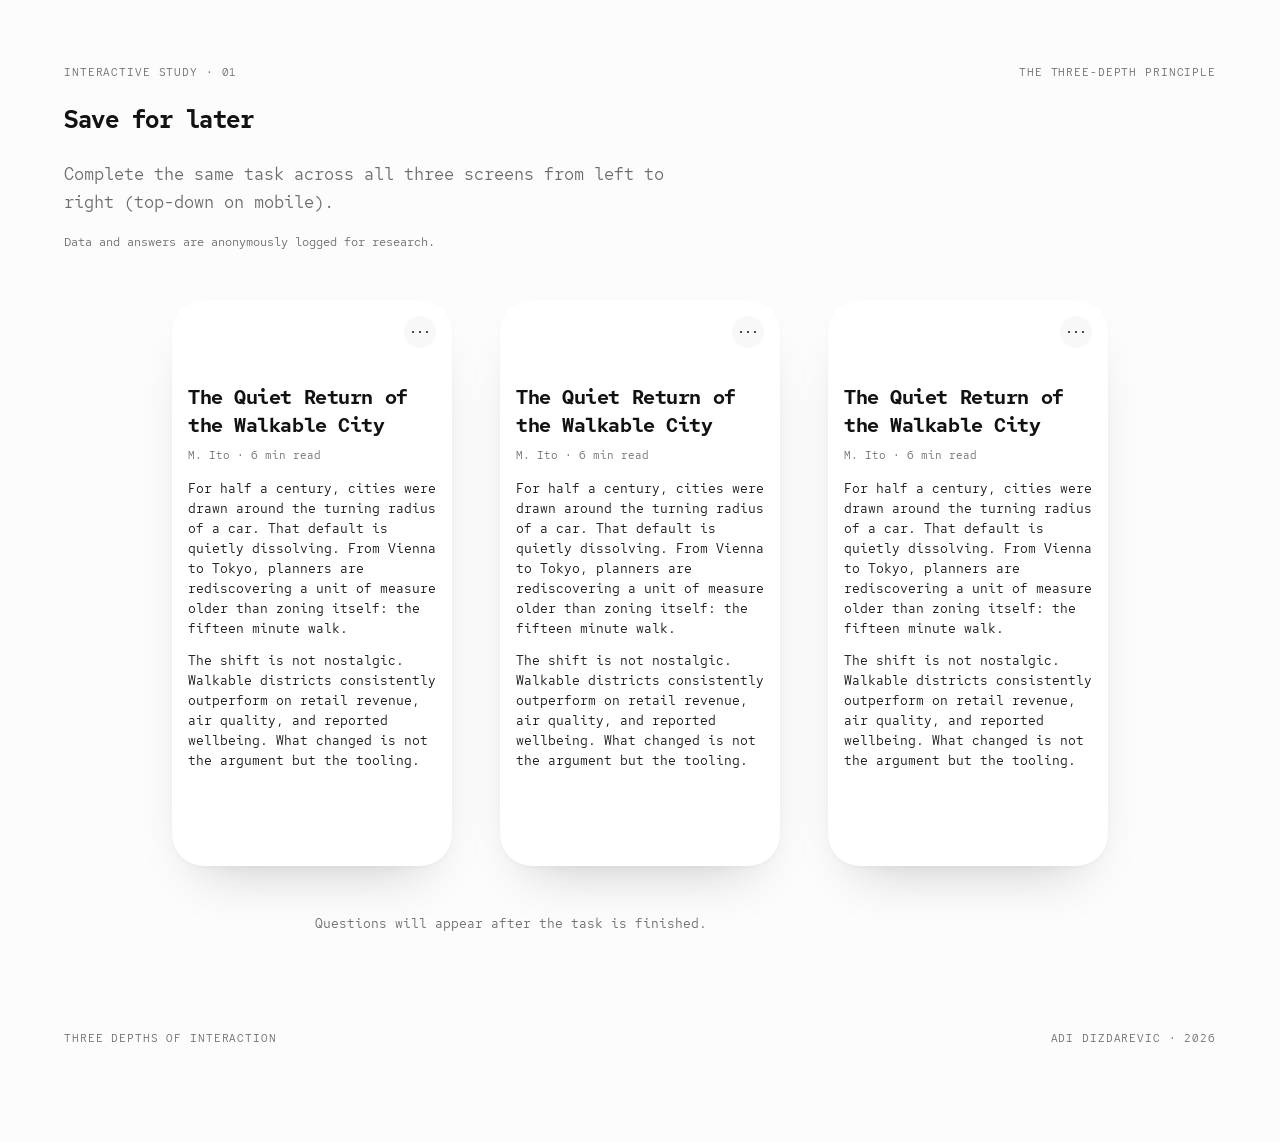
<file: site/demos/demo-01.html>
<!DOCTYPE html>
<html lang="en">
<head>
<meta charset="UTF-8">
<meta name="viewport" content="width=device-width, initial-scale=1.0">
<!-- A fragment of the article, not a page of its own: kept out of search as a
     bare URL, still readable to a crawler inside the article that embeds it.
     Paper only, like the article, so a forced dark mode leaves it alone. -->
<meta name="robots" content="noindex, indexifembedded">
<meta name="color-scheme" content="only light">
<link rel="icon" href="data:image/svg+xml,%3Csvg xmlns='http://www.w3.org/2000/svg' viewBox='0 0 16 16'%3E%3Crect width='16' height='16' fill='%23FCFCFC'/%3E%3Crect x='3' y='3' width='10' height='10' fill='%23121212'/%3E%3C/svg%3E">
<title>Three Depths of Interaction · Study 01</title>
<link rel="stylesheet" href="../system.css">
<style>
  /* Tokens, the reset, the base type, the label idiom and the focus state come
     from system.css, linked above and shared with the article. Below is this
     study's own work, and nothing else. */

  .wrap{max-width:var(--track);margin:0 auto;padding:var(--s6) var(--edge) var(--s7);}
  .k{font-family:var(--mono);font-size:var(--fs-label);line-height:var(--lh-label);letter-spacing:.08em;text-transform:uppercase;
    color:var(--muted);font-weight:500;}
  header .k{display:flex;justify-content:space-between;margin-bottom:var(--s3);}
  h1{font-size:var(--fs-h2);line-height:var(--lh-h2);font-weight:700;letter-spacing:-.02em;max-width:var(--w-text);}
  .lede{margin-top:var(--s3);max-width:var(--w-text);font-size:var(--fs-body);line-height:var(--lh-body);color:var(--muted);}
  .lede b{color:var(--ink);font-weight:600;}

  /* --s5, the gap study 02 sets between its two panels. The two studies stand
     one above the other in the article and were spacing their subjects
     differently, 32 here and 48 there, which read as two grids rather than one
     page. It also buys back some of what the shorter device gives up: the row
     is fixed, so 16 more px of air on each side is 16 fewer of device, and at
     the narrowest three-up case that is a 299px phone rather than 310. The
     article inside still clears it by 55px, because it drops a line at exactly
     that width. */
  .grid{display:grid;grid-template-columns:repeat(3,minmax(0,280px));gap:var(--s5);
    margin-top:var(--s5);justify-content:center;}
  /* Three up, until three would mean three narrow ones. The device's height is
     tied to its width by the aspect ratio, but the article inside it is set on
     the product scale and does not shrink with the device, so a narrow phone is
     a phone whose screen holds less. The article stops fitting below 296px of
     device, and this breakpoint was low enough to hand it 298: two pixels, at
     two viewport widths, one of them a common laptop. The screen answered by
     scrolling, and the reader met a scrollbar inside a phone in a study about
     whether a destination is visible before you commit to it.
     1055 rather than 1020 puts the narrowest three-up device at 310. */
  /* Stacked, the column is capped at 380 because a phone drawn any wider stops
     reading as a phone. The cap was there; the centring was not, so the device
     sat hard against the left with the whole remainder of the row beside it:
     18px of it at 430, 272 at 700, 703 by the time the third column returns.
     Study 02 never showed this because its stacked column is 1fr and fills.
     justify-content centres the track itself, which is the thing that is
     narrower than the grid. */
  /* Three capped devices and two gaps want 3*280 + 2*48 = 936 of row, and the
     wrap is 999 wide by the time it offers that much. Measured, not derived:
     at 984 the tracks come out at 275, because the wrap's padding is not the
     only thing between the row and the frame. 275 does still fit the article,
     by 55px, but the cap is the promise this layout makes and it should not be
     quietly missed at one width.

     The breakpoint is that measurement and not a judgement about how narrow a
     device may get: it was 1055 when the row was elastic and the question was
     how much squeezing the article would take. Three up starts lower now,
     which is the point. */
  @media(max-width:998px){.grid{grid-template-columns:minmax(0,380px);gap:var(--s7);
    justify-content:center;}}

  /* phone */
  /* The device is 9/18.2 again, and 280px wide at most.

     Shortening the shape was the wrong lever. 1.72 is squatter than an iPhone
     3G, and the whole band between it and 2.0 is 2008 to 2013 hardware, so
     there is no ratio in there that saves space without the device reading as
     old. 2.02 is where a modern phone starts and it is where this began.

     The saving comes off the width instead, which costs nothing in
     recognition: a phone capped at 280 is still exactly a phone, just a
     smaller one, and the room it gives up becomes air around the row rather
     than a shape nobody owns. Against the 310 x 627 this study started with,
     280 x 566 is 30 narrower and 61 shorter.

     280 rather than 275, which is where the article stops fitting. The article
     inside does not shrink with the device, and it sheds a line at 275 and
     again at 285, so 280 sits on the safe side of the first of those with 66px
     to spare. Below the breakpoint the device stacks and may take 380, where
     there is a whole screen for it. */
  /* The product's surfaces, as in study 02: its controls a faint grey on the
     white screen, a step darker when pressed, and the device lifted by a long,
     soft shadow rather than a tight one. The article's band grey was one step
     too heavy inside a product that is otherwise white. */
  .phone{--c-fill:#F8F8F9;--c-press:#F1F1F3;
    width:100%;aspect-ratio:9/18.2;border-radius:var(--r-device);background:var(--surface0);
    box-shadow:0 2px 6px -2px rgba(18,18,18,.05),0 28px 56px -30px rgba(18,18,18,.26);
    overflow:hidden;position:relative;display:flex;flex-direction:column;}
  /* No status bar: a clock and a variant letter are chrome the reader already
     knows, and three of them stood between the study's heading and the work.
     The device is the screen now. The letter still names each version, in the
     panel below the phone where the commentary is. */
  /* The screen does not scroll. It is a phone showing an article, and the task
     is to save the article, not to read it: nothing the study measures is
     below the fold, so a scroll bar here is an affordance for something that
     is not being asked. It clips instead, and the breakpoint above is what
     makes sure there is never anything to clip. */
  .screen{flex:1;overflow:hidden;position:relative;transition:opacity var(--t3) var(--settle);}
  /* The overlay layer covers the whole device: a menu that dims the article
     but leaves any part of the device lit would be dimming a page inside a
     phone rather than the phone. It cannot live in .screen, which clips
     anything reaching past it, so it is a sibling that spans the device.
     Inert until it holds something. */
  .over{position:absolute;inset:0;pointer-events:none;
    transition:opacity var(--t3) var(--settle);}
  .over > *{pointer-events:auto;}

  /* Two placements, each exact and independent of the other: the menu at the
     interior inset in both axes, and the reading matter centred in the device.
     Auto margins do the centring rather than justify-content, because they
     collapse to zero instead of clipping the top if the text ever outgrows the
     screen. The button stays inside .screen so the menu scrim still dims it. */
  .art{position:relative;min-height:100%;padding:20px;display:flex;flex-direction:column;}

  .art-body{margin-block:auto;}
  /* Stacked, the device is up to 380 wide and so up to 770 tall, and the
     article centred in it floated in a band of empty screen above and below.
     There the reading matter starts where a page starts: under the button, at
     the same distance below it as in the row of three. */
  @media(max-width:998px){.art-body{margin-block:calc(var(--ctl-touch) + 16px) auto;}}
  /* The three dots are drawn, not set. As type they were three U+00B7, so their
     spacing was the face's monospaced advance (9.6px at that size, far wider
     than the dots themselves) and their height was wherever the face puts a
     middle dot above the baseline, which is not the centre of the circle.
     Drawn, one dot is placed dead centre by the grid and the other two are cast
     from it by box-shadow, so the mark is exact on both axes and its spacing is
     one number, kept even against an even button so dot and pair land on whole
     pixels, where an odd dot would straddle a half pixel and render soft. The
     two sizes and their casts are with the ::before below. */
  /* --ctl-touch, not --ctl-card. The system picks a control's tier by where it
     lives rather than how big it looks, and this one lives inside a phone: it
     is the only way into the task and it was 36. */
  .menu-btn{position:absolute;top:20px;right:20px;
    width:var(--ctl-touch);height:var(--ctl-touch);border-radius:50%;
    background:var(--c-fill);display:grid;place-items:center;
    transition:background var(--t1) var(--settle);}
  /* The mark is drawn, not set, and its geometry is even against whichever
     button it sits in: centred in 44 a 2px dot spans 21 to 23 with the pair
     cast at 10 landing on 11..13 and 31..33, and centred in 32 it spans 15 to
     17 with the pair at 7 landing on 8..10 and 22..24. Whole pixels on both
     axes at both sizes, and the mark reads exactly half the button either way,
     22 of 44 and 16 of 32. */
  .menu-btn::before{content:"";width:2px;height:2px;border-radius:50%;
    background:var(--ink);box-shadow:-10px 0 0 var(--ink),10px 0 0 var(--ink);}
  .menu-btn:active{background:var(--c-press);}
  @media (hover:hover){.menu-btn:hover,.ic:hover,.d-btn:not(.primary):hover{background:var(--c-press);}}

  /* ---------- the device as a drawing ------------------------------------
     Three up, the device is 280 wide and stands for a phone that is 390, so
     everything inside it is being drawn at 0.72 and reads 39 per cent large:
     a 44px control is a 61pt one on the phone it depicts, and a 20px margin
     is 28pt. Both are a step too big, and the button is the one you see.

     The type is not. Measured against the thing it imitates, the title is 28pt
     against iOS's 28, the body 18 against 17, the byline 15 against 13. It was
     drawn for this and it can stay; a step down would buy a proportion nobody
     asked for and cost the legibility the reader actually needs, since they
     are reading it at page scale rather than at arm's length.

     Stacked, none of this applies: the device is 358 to 380, near enough real
     size that a 20px margin is 20pt and a 44px control is a finger's target,
     which is what it will be, because a device that stacks is on a phone.

     Three up the button is 32, not a tier: it is a drawing of a control, and
     32 at the 0.72 the device is drawn at depicts a 44pt one, which is the
     touch tier itself. The drawing now shows the control it depicts at its
     true size, where 36 showed a 50pt one. The tier scale governs controls a
     finger can land on; a drawn control follows the drawing. */
  @media(min-width:999px){
    .art{padding:var(--s2);}
    .menu-btn{top:var(--s2);right:var(--s2);
      width:32px;height:32px;}
    .menu-btn::before{box-shadow:-7px 0 0 var(--ink),7px 0 0 var(--ink);}
  }
  .art h3{font-size:var(--fs-p0);line-height:var(--lh-p0);font-weight:700;letter-spacing:-.022em;}
  .art .by{font-size:var(--fs-p4);color:var(--muted);margin:8px 0 16px;line-height:var(--lh-p4);}
  .art p{font-size:var(--fs-p2);color:var(--ink);margin-bottom:12px;line-height:var(--lh-p2);}

  .scrim{position:absolute;inset:0;background:rgba(18,18,18,.28);animation:fade var(--t2) var(--settle);}
  @keyframes fade{from{opacity:0}}
  /* inset by --s2 rather than 8: the phone clips at its own edge, so a sheet
     nearer than the shadow's reach had its shadow cut off in a straight line
     along the bottom of the device. */
  /* ---------- inside a sheet -------------------------------------------
     One inset, on the 8 grid, and every child answers to it.

     The sheet padded 16 and then each child padded again by a different
     number: text by 8, rows and the back control by 12, the icon strip by 4.
     So the title sat at 24 from the sheet's edge, a row's label at 28, and an
     icon at 20, and none of the three lined up with any other. The strip's 4
     is what made the row of icons collapse: 16 and 16 and 4 leaves 208 of a
     280px device, four 52px icons are 208, and the gaps measured 0, 0 and 0.
     They were touching. The wider device had 30px of slack to hide it in.

     Now the sheet insets 16 and every child insets 8, so the strip has 200 to
     spend: four controls at --ctl-touch and three gaps of 8 is exactly 200.
     The icon size is not chosen here, it falls out of the grid. */
  .sheet{position:absolute;left:var(--s2);right:var(--s2);bottom:var(--s2);
    background:var(--surface0);border-radius:var(--r-card);
    padding:var(--s2);animation:rise var(--t3) var(--settle);
    box-shadow:var(--lift-over);}
  @keyframes rise{from{transform:translateY(24px);opacity:0}}
  .s-title{font-size:var(--fs-ctl);line-height:20px;font-weight:700;
    padding:0 var(--s1) var(--s1);}
  .s-row{display:flex;align-items:center;gap:var(--s1);width:100%;text-align:left;
    padding:0 var(--s1);
    min-height:var(--ctl-touch);border-radius:var(--r-md);font-size:var(--fs-ctl);font-weight:500;}
  .s-row:hover{background:var(--c-fill);}
  .s-row:active{background:var(--c-press);}
  .s-row .arr{margin-left:auto;color:var(--muted);font-weight:400;}
  /* no bottom inset of its own: the sheet's 16 is the bottom of the sheet */
  .s-note{font-size:var(--fs-meta);line-height:16px;color:var(--muted);
    padding:var(--s1) var(--s1) 0;max-width:200px;}
  /* the way back out of a sub-sheet, inside a phone: a touch target */
  .s-back{display:flex;align-items:center;min-height:var(--ctl-touch);font-size:var(--fs-ctl);
    color:var(--muted);padding:0 var(--s1);font-weight:500;}
  .s-back:hover{color:var(--ink);}
  .icons{display:flex;justify-content:space-between;gap:var(--s1);padding:var(--s1);}
  .ic{width:var(--ctl-touch);height:var(--ctl-touch);border-radius:var(--r-md);
    background:var(--c-fill);display:flex;flex:none;
    align-items:center;justify-content:center;transition:background var(--t1) var(--settle);}
  .ic:active{background:var(--c-press);}
  .ic svg{width:22px;height:22px;stroke:var(--ink);stroke-width:1.8;fill:none;
    stroke-linecap:round;stroke-linejoin:round;}
  .dialog{position:absolute;left:24px;right:24px;top:38%;background:var(--surface0);border-radius:var(--r-lg);
    padding:20px 20px 16px;text-align:center;box-shadow:var(--lift-over);
    animation:rise var(--t3) var(--settle);}
  .dialog p{font-size:var(--fs-ctl);line-height:20px;font-weight:600;margin-bottom:16px;}
  .d-row{display:flex;gap:8px;}
  .d-btn{flex:1;min-height:var(--ctl-touch);border-radius:var(--r-sm);background:var(--c-fill);
    font-size:var(--fs-ctl);font-weight:600;}
  .d-btn.primary{background:var(--ink);color:var(--surface0);}
  .toast{position:absolute;left:20px;right:20px;bottom:18px;background:var(--ink);color:var(--surface0);
    border-radius:var(--r-md);padding:12px 16px;font-size:var(--fs-ctl);font-weight:600;display:flex;
    justify-content:space-between;align-items:center;animation:rise var(--t2) var(--settle);}
  .toast small{display:block;font-weight:400;opacity:.65;font-size:var(--fs-meta);margin-top:0;}
  .toast .undo{color:var(--surface0);font-size:var(--fs-p3);font-weight:600;opacity:.85;
    text-decoration:underline;text-underline-offset:2px;line-height:var(--lh-p3);}

  /* panel */
  /* No field. White is the surface of a simulated product, and this panel talks
     about one: as a white card it read as a second phone screen beside the
     phone. Commentary sits on the ground the study sits on, and shares the
     phone's own edges rather than being inset from them. */
  /* one gap under the phones, whatever stands there: the pass-one note, the
     questions, or the facts. An emptied panel takes no room, so the facts sit
     at the same distance the questions did. */
  .panel{margin-top:var(--s5);}
  .panel:empty{display:none;}
  /* the instruction is about the study, not about one phone, so it is said
     once under the row and goes as soon as the first question appears. It is
     the study speaking rather than a caption on a phone, so it stands in the
     reading column: the frame and the article share a centre and a measure, so
     this line begins exactly where the prose under the study begins. */
  /* The box already begins exactly where the prose box begins, at every width.
     What the eye compares is the ink, and a round Q sits almost on its advance
     edge while the stem below it stands about 3px inside, so the line hung
     2.25px left of the paragraph under it. The nudge closes that. It is in em
     so it holds at any measure, and it is tied to this sentence's first
     letter: change the opening word and this needs measuring again. */
  .passnote{margin:var(--s5) auto 0;font-size:var(--fs-p2);line-height:var(--lh-p2);
    color:var(--muted);max-width:var(--w-text);padding-left:.173em;}
  .passnote.gone{display:none;}
  .panel [tabindex="-1"]:focus-visible,.final:focus-visible{outline:none;}
  .q{font-size:var(--fs-p2);font-weight:600;margin-bottom:var(--s1);line-height:var(--lh-p2);}
  .c-opts{display:flex;flex-direction:column;gap:8px;}
  .c-btn{text-align:left;font-size:var(--fs-ctl);min-height:var(--ctl-card);padding:0 12px;
    border-radius:var(--r-sm);background:var(--surface2);
    /* centre, not baseline: with a min-height taller than the line, baseline
       alignment leaves the label sitting at the top of the button. Both
       children are the same size, so nothing is lost by centring. */
    display:flex;gap:12px;align-items:center;
    transition:background var(--t1) var(--settle);}
  .c-btn b{font-variant-numeric:tabular-nums;}
  /* the recess cannot lighten on hover without turning into the product's
     white, so the affordance is a ring rather than a fill */
  .c-btn:hover{box-shadow:inset 0 0 0 var(--ring) var(--faint);}
  .done-note{font-size:var(--fs-p4);color:var(--muted);margin-top:var(--s1);line-height:var(--lh-p4);}

  /* final section */
  .final{margin-top:var(--s5);display:none;}
  .final.show{display:block;}
  .after{opacity:0;transition:opacity var(--t4) var(--settle);pointer-events:none;}
  .after.show{opacity:1;pointer-events:auto;}

  /* results: the article's own scales only. The path in body type, ink for
     what was visible before the commitment and muted for what was discovered
     after it; the facts in small mono, label left and value right, set off by
     the row rhythm and not by rules. Accent is kept for the two facts that
     carry the argument, blind commitments and where the destination showed. */
  .results{margin-top:0;}
  .res{display:flex;flex-direction:column;}
  .res .k{margin:0;}
  .facts{margin-top:auto;padding-top:var(--s4);}
  .facts{font-family:var(--mono);font-size:var(--fs-small);line-height:var(--lh-small);
    font-variant-numeric:tabular-nums;}
  .facts div{display:grid;grid-template-columns:1fr auto;gap:var(--s3);padding:4px 0;}
  .facts dt{color:var(--muted);}
  .facts dd{text-align:right;}
  .facts .hot{color:var(--accent);font-weight:700;}

  /* The axiom takes the article's treatment: no field, only scale. It is a
     statement, not a banner, and a filled box around it was a second frame
     inside the page's. Same size, weight and tracking as the axioms between
     the article's sections, measured on the grid rather than in ch. */
  footer{margin-top:var(--s7);display:flex;justify-content:space-between;font-family:var(--mono);
    font-size:var(--fs-label);letter-spacing:.08em;text-transform:uppercase;color:var(--muted);line-height:var(--lh-label);}
  .notice{max-width:var(--w-text);margin-top:var(--s2);font-family:var(--mono);font-size:var(--fs-small);line-height:var(--lh-small);color:var(--muted);}
</style>
<script>if(window.self!==window.top)document.documentElement.classList.add('embed');</script>
<style>
  html.embed .wrap{max-width:none;margin:0;padding:0 var(--bleed);}
  html.embed header{display:none;}
  html.embed footer{display:none;}
  html.embed body{background:transparent;}
  html.embed .grid{margin-top:0;}
</style>
</head>
<body>
<div class="wrap">

<header>
  <div class="k"><span>Interactive study · 01</span><span>The Three-Depth Principle</span></div>
  <h1>Save for later</h1>
  <p class="lede">Complete the same task across all three screens from left to right (top-down on mobile).</p>
  <p class="notice">Data and answers are anonymously logged for research.</p>
</header>

<div class="grid">
  <section aria-label="Version A">
    <div class="phone" id="phA"><div class="screen" id="scrA"></div>
      <div class="over" id="ovA"></div></div>
    <div class="panel" id="pnA"></div>
  </section>
  <section aria-label="Version B">
    <div class="phone" id="phB"><div class="screen" id="scrB"></div>
      <div class="over" id="ovB"></div></div>
    <div class="panel" id="pnB"></div>
  </section>
  <section aria-label="Version C">
    <div class="phone" id="phC"><div class="screen" id="scrC"></div>
      <div class="over" id="ovC"></div></div>
    <div class="panel" id="pnC"></div>
  </section>
</div>

<p class="passnote" id="passnote">Questions will appear after the task is finished.</p>

<div class="final" id="final" tabindex="-1">
  <!-- The person has just said how certain they felt. What follows is only
       the facts: three columns on the phones' own grid, one per version, the
       same six rows in the same order. The paths, the recall note, the legend,
       the replay and the closing line were all saying what the article says
       in its own voice under the study, so they went. -->
  <div class="after" id="after">
    <div class="grid results" id="results"></div>
  </div>
</div>

<footer><span>Three Depths of Interaction</span><span>Adi Dizdarevic · 2026</span></footer>
</div>

<script>
(function(){
"use strict";
var reduced = window.matchMedia("(prefers-reduced-motion: reduce)").matches;
var CONF = ["Guessing","Uncertain","Mostly certain","Certain","Completely clear"];
var RECALL = ["Reading List","Bookmarks","Saved articles","I can't tell"];
var sims = {};

function article(){
  return "<div class='art'>" +
    "<button class='menu-btn' data-a='menu' aria-label='Menu'></button>" +
    "<div class='art-body'><h3>The Quiet Return of the Walkable City</h3>" +
    "<div class='by'>M. Ito · 6 min read</div>" +
    "<p>For half a century, cities were drawn around the turning radius of a car. That default is quietly dissolving. From Vienna to Tokyo, planners are rediscovering a unit of measure older than zoning itself: the fifteen minute walk.</p>" +
    "<p>The shift is not nostalgic. Walkable districts consistently outperform on retail revenue, air quality, and reported wellbeing. What changed is not the argument but the tooling.</p></div></div>";
}
function svg(p){return "<svg viewBox='0 0 24 24'>"+p+"</svg>";}
var IC = {
  share:svg("<path d='M12 15V4M8 8l4-4 4 4'/><path d='M5 13v6h14v-6'/>"),
  text:svg("<path d='M4 7V5h12v2M10 5v14M14 12v-2h6v2M17 10v9'/>"),
  book:svg("<path d='M7 4h10v16l-5-4-5 4z'/>"),
  print:svg("<path d='M7 8V4h10v4M7 16H5v-6h14v6h-2M8 13h8v7H8z'/>")
};
function sub(title,note){
  return "<div class='sheet'><button class='s-back' data-a='back'>← Back</button>" +
    "<div class='s-title'>"+title+"</div><div class='s-note'>"+note+"</div></div>";
}

/* Focus follows a keyboard and nothing else. A pointer or a finger gets no
   help and needs none: this only runs when the control that was used had
   visible keyboard focus, so a click behaves exactly as it always has. */
function byKeyboard(root){
  var a = document.activeElement;
  return !!(a && root.contains(a) && a.matches(":focus-visible"));
}
function focusFirst(list, still){
  for(var i = 0; i < list.length; i++) if(list[i]){ list[i].focus({preventScroll:!!still}); return; }
}

function makeSim(id, cfg){
  var scr = document.getElementById("scr"+id);
  var ov  = document.getElementById("ov"+id);
  var box = document.getElementById("ph"+id);
  var pn = document.getElementById("pn"+id);
  var s = {id:id, cfg:cfg, screen:"article", log:[], commits:0, blind:0, back:0,
           t0:null, secs:null, done:false, conf:null, recall:null};

  function render(){
    var sc = s.screen;
    var html = article();
    if(sc === "toast" || s.done){
      html += cfg.toast();
    }
    scr.innerHTML = html;
    /* the scrim and whatever it dims for are painted over the device, not
       inside the scrolling screen */
    ov.innerHTML = (sc !== "article" && sc !== "toast")
      ? "<div class='scrim' data-a='dismiss'></div>" + cfg.sheets[sc](s)
      : "";
  }
  function log(screen, label, tag){
    s.log.push({screen:screen, label:label, tag:tag});
  }
  function panel(){
    if(!s.done){
      pn.innerHTML = "";
      return;
    }
    var html = "";
    if(cfg.recallProbe && s.recall === null){
      html = "<div class='q' id='q"+id+"'>Where is the article now?</div><div class='c-opts' role='group' aria-labelledby='q"+id+"'>" +
        RECALL.map(function(r,i){return "<button class='c-btn' data-recall='"+i+"'>"+r+"</button>";}).join("") +
        "</div>";
    } else if(s.conf === null){
      html = "<div class='q' id='q"+id+"'>Before selecting the action, how certain were you about what would happen?</div>" +
        "<div class='c-opts' role='group' aria-labelledby='q"+id+"'>" + CONF.map(function(l,i){
          return "<button class='c-btn' data-conf='"+(i+1)+"'><b>"+(i+1)+"</b>"+l+"</button>";}).join("") +
        "</div>";
    } else if(finalShown){
      /* all three are recorded and the reading below has the data: a panel
         still saying it is waiting would be stale */
      pn.innerHTML = "";
      return;
    } else {
      html = "<div class='k' tabindex='-1'>Recorded</div>" +
        "<p class='done-note' style='margin-top:8px'>Waiting for the other versions.</p>";
    }
    pn.innerHTML = "<div class='k' style='margin-bottom:8px'>"+id+"</div>" + html;
  }
  function finish(){
    s.done = true;
    var note = document.getElementById("passnote");
    if(note) note.classList.add("gone");
    s.secs = (performance.now() - s.t0)/1000;
    log("toast", cfg.resLabel, "res");
    s.screen = "toast";
    render(); panel();
  }

  box.addEventListener("click", function(e){
    var t = e.target.closest("[data-a]");
    if(!t || s.done) return;
    if(s.t0 === null) s.t0 = performance.now();
    var kb = byKeyboard(box);
    cfg.act(t.dataset.a, s, {
      log:log, render:function(){render();}, finish:finish,
      commit:function(){s.commits++;},
      blindHit:function(){s.blind++;},
      backHit:function(){s.back++;}
    });
    /* every action redraws the device, and the control that had focus goes
       with it. A keyboard is put where the next step is: the sheet that just
       opened, the question that follows the task, or the menu again */
    if(kb) focusFirst([ov.querySelector("button"), s.done ? pn.querySelector(".c-btn") : null,
                       scr.querySelector("[data-a='menu']")], !s.done);
  });
  pn.addEventListener("click", function(e){
    var kb = byKeyboard(pn);
    var r = e.target.closest("[data-recall]");
    var c = e.target.closest("[data-conf]");
    if(r){ s.recall = RECALL[+r.dataset.recall]; panel(); maybeFinal(); }
    else if(c){ s.conf = +c.dataset.conf; panel(); emit(s); maybeFinal(); }
    else return;
    /* the next question, or the note that this version is recorded, or, once
       all three are, the reading below */
    if(kb) focusFirst([pn.querySelector(".c-btn"), pn.querySelector("[tabindex='-1']"),
                       finalShown ? document.getElementById("final") : null], true);
  });

  s.panelFn = panel;
  render(); panel();
  sims[id] = s;
}

/* ---------- Version A · icons, "Saved." only ---------- */
makeSim("A", {
  recallProbe:true,
  resLabel:"Saved.",
  toast:function(){ return "<div class='toast'><span>Saved.<small>&nbsp;</small></span></div>"; },
  sheets:{
    menu:function(){ return "<div class='sheet'><div class='icons'>" +
      "<button class='ic' data-a='share' aria-label='Share symbol'>"+IC.share+"</button>" +
      "<button class='ic' data-a='text' aria-label='Text size symbol'>"+IC.text+"</button>" +
      "<button class='ic' data-a='save' aria-label='Bookmark symbol'>"+IC.book+"</button>" +
      "<button class='ic' data-a='print' aria-label='Print symbol'>"+IC.print+"</button></div></div>"; },
    share:function(){ return sub("Share","A system share sheet. Not what you needed."); },
    text:function(){ return sub("Text size","Reading preferences. Not what you needed."); },
    print:function(){ return sub("Print","Printer selection. Not what you needed."); }
  },
  act:function(a, s, api){
    if(a==="menu"){ api.commit(); api.log("article","Open action menu","access");
      api.log("menu","Unlabeled icons revealed","partial"); s.screen="menu"; api.render(); return; }
    if(a==="save"){ api.commit(); api.blindHit(); api.log("menu","Select unlabeled icon","blind");
      api.finish(); return; }
    if(a==="share"||a==="text"||a==="print"){
      api.commit(); api.blindHit(); api.log("menu","Select unlabeled icon","blind");
      api.log(a,"Wrong destination","miss"); s.screen=a; api.render(); return; }
    if(a==="back"){ api.backHit(); api.log(s.screen,"Back","back"); s.screen="menu"; api.render(); return; }
    if(a==="dismiss"){ api.backHit(); s.screen="article"; api.render(); return; }
  }
});

/* ---------- Version B · labeled, reversible ---------- */
makeSim("B", {
  resLabel:"Saved to Reading List",
  toast:function(){ return "<div class='toast'><span>Saved to Reading List" +
    "<small>Article added</small></span><button class='undo'>Undo</button></div>"; },
  sheets:{
    menu:function(){ return "<div class='sheet'><div class='s-title'>Article</div>" +
      "<button class='s-row' data-a='bshare'>Share<span class='arr'>→</span></button>" +
      "<button class='s-row' data-a='bsave'>Save to Reading List</button>" +
      "<button class='s-row' data-a='bcoll'>Add to Collection<span class='arr'>→</span></button></div>"; },
    bshare:function(){ return sub("Share","Sends the article elsewhere. Its label said so."); },
    bcoll:function(){ return sub("Add to Collection","Organizes into a named collection. Its label said so."); }
  },
  act:function(a, s, api){
    if(a==="menu"){ api.commit(); api.log("article","Open action menu","access");
      api.log("menu","Labeled actions revealed","orient"); s.screen="menu"; api.render(); return; }
    if(a==="bsave"){ api.commit(); api.log("menu","Select Save to Reading List","orient");
      api.finish(); return; }
    if(a==="bshare"||a==="bcoll"){ api.commit(); api.log("menu","Explore a labeled action","miss");
      s.screen=a; api.render(); return; }
    if(a==="back"){ api.backHit(); api.log(s.screen,"Back","back"); s.screen="menu"; api.render(); return; }
    if(a==="dismiss"){ api.backHit(); s.screen="article"; api.render(); return; }
  }
});

/* ---------- Version C · fragmented ---------- */
makeSim("C", {
  resLabel:"Saved to Reading List",
  toast:function(){ return "<div class='toast'><span>Saved to Reading List" +
    "<small>Via More, Organize</small></span></div>"; },
  sheets:{
    menu:function(){ return "<div class='sheet'>" +
      "<button class='s-row' data-a='cshare'>Share<span class='arr'>→</span></button>" +
      "<button class='s-row' data-a='ccopy'>Copy Link</button>" +
      "<button class='s-row' data-a='chome'>Add to Home Screen</button>" +
      "<button class='s-row' data-a='creport'>Report an Issue<span class='arr'>→</span></button>" +
      "<button class='s-row' data-a='cmore'>More<span class='arr'>→</span></button></div>"; },
    cshare:function(){ return sub("Share","Not what you needed."); },
    ccopy:function(){ return sub("Copy Link","Link copied. The article itself is not saved."); },
    chome:function(){ return sub("Add to Home Screen","Places a shortcut. Not a reading list."); },
    creport:function(){ return sub("Report an Issue","Feedback about the article. Not here."); },
    cmore:function(){ return "<div class='sheet'><button class='s-back' data-a='backmenu'>← Back</button>" +
      "<div class='s-title'>More</div>" +
      "<button class='s-row' data-a='capp'>Appearance<span class='arr'>→</span></button>" +
      "<button class='s-row' data-a='corg'>Organize<span class='arr'>→</span></button>" +
      "<button class='s-row' data-a='cset'>Settings<span class='arr'>→</span></button></div>"; },
    capp:function(){ return sub("Appearance","Themes and layout. Not here."); },
    cset:function(){ return sub("Settings","Account and sync. Not here."); },
    corg:function(){ return "<div class='sheet'><button class='s-back' data-a='backmore'>← Back</button>" +
      "<div class='s-title'>Organize</div>" +
      "<button class='s-row' data-a='clist'>Reading List<span class='arr'>→</span></button>" +
      "<button class='s-row' data-a='carch'>Archive<span class='arr'>→</span></button>" +
      "<button class='s-row' data-a='ccollx'>Collections<span class='arr'>→</span></button>" +
      "<button class='s-row' data-a='ctags'>Tags<span class='arr'>→</span></button></div>"; },
    ccollx:function(){ return sub("Collections","Requires an existing collection. Not here."); },
    ctags:function(){ return sub("Tags","Labels for filtering. Not here."); },
    carch:function(){ return sub("Archive","Long term storage. Not here."); },
    clist:function(){ return "<div class='dialog'><p>Add this article to Reading List?</p>" +
      "<div class='d-row'><button class='d-btn' data-a='backorg'>Cancel</button>" +
      "<button class='d-btn primary' data-a='cconfirm'>Confirm</button></div></div>"; }
  },
  act:function(a, s, api){
    var deadend = {cshare:["menu","Select Share"],ccopy:["menu","Select Copy Link"],
      chome:["menu","Select Add to Home Screen"],creport:["menu","Select Report an Issue"],
      capp:["cmore","Select Appearance"],cset:["cmore","Select Settings"],
      ccollx:["corg","Select Collections"],ctags:["corg","Select Tags"],
      carch:["corg","Select Archive"]};
    if(a==="menu"){ api.commit(); api.log("article","Open action menu","access");
      api.log("menu","Broad categories revealed","partial"); s.screen="menu"; api.render(); return; }
    if(a==="cmore"){ api.commit(); api.blindHit(); api.log("menu","Select More","blind");
      api.log("cmore","Another category revealed","partial"); s.screen="cmore"; api.render(); return; }
    if(a==="corg"){ api.commit(); api.blindHit(); api.log("cmore","Select Organize","blind");
      api.log("corg","Another layer revealed","partial"); s.screen="corg"; api.render(); return; }
    if(a==="clist"){ api.commit(); api.log("corg","Select Reading List","partial");
      s.screen="clist"; api.render(); return; }
    if(a==="cconfirm"){ api.commit(); api.log("clist","Confirm","orient"); api.finish(); return; }
    if(deadend[a]){ api.commit(); api.log(a, deadend[a][1], "miss"); s.screen=a; api.render(); return; }
    if(a==="back"){ api.backHit(); api.log(s.screen,"Back","back");
      s.screen = {cshare:"menu",ccopy:"menu",chome:"menu",creport:"menu",capp:"cmore",
        cset:"cmore",ccollx:"corg",ctags:"corg",carch:"corg"}[s.screen]||"menu";
      api.render(); return; }
    if(a==="backmenu"){ api.backHit(); api.log("cmore","Back","back"); s.screen="menu"; api.render(); return; }
    if(a==="backmore"){ api.backHit(); api.log("corg","Back","back"); s.screen="cmore"; api.render(); return; }
    if(a==="backorg"){ api.backHit(); api.log("clist","Back","back"); s.screen="corg"; api.render(); return; }
    if(a==="dismiss"){ api.backHit(); s.screen="article"; api.render(); return; }
  }
});


/* ---------- research send: numbers only, nothing that identifies anyone ----------
   Fires only under /three-depths/ (the published route), so previews and local
   copies send nothing. One run id per browser tab links the versions of a study
   and the two studies; it is random and lives in sessionStorage. A flag in
   localStorage marks a later session from the same browser as a repeat so it
   can be excluded at analysis. Nothing else leaves the page. */
var TDP_BUILD = "2026-09-24";
var tdpSend = (function(){
  var on = /^\/three-depths\//.test(location.pathname);
  var run = null;
  try{ run = sessionStorage.getItem("tdp-run"); }catch(e){}
  if(!run){
    run = (window.crypto && crypto.randomUUID) ? crypto.randomUUID() :
      "xxxxxxxx-xxxx-4xxx-yxxx-xxxxxxxxxxxx".replace(/[xy]/g, function(c){
        var r = Math.random()*16|0; return (c === "x" ? r : (r&3|8)).toString(16); });
    try{ sessionStorage.setItem("tdp-run", run); }catch(e){}
  }
  var seq = 0;
  return function(study, version, metrics){
    if(!on) return;
    var prev = null; try{ prev = localStorage.getItem("tdp-sent-" + study); }catch(e){}
    seq++;
    var body = JSON.stringify({run:run, study:study, version:version, seq:seq, build:TDP_BUILD,
      embed: window.parent !== window,
      pointer: (window.matchMedia && matchMedia("(pointer:coarse)").matches) ? "coarse" : "fine",
      vw: Math.round(window.innerWidth/100)*100,
      repeat: (prev && prev !== run) ? 1 : 0, metrics: metrics});
    try{
      if(navigator.sendBeacon) navigator.sendBeacon("/three-depths/api/run", new Blob([body], {type:"application/json"}));
      else fetch("/three-depths/api/run", {method:"POST", headers:{"Content-Type":"application/json"}, body:body, keepalive:true});
    }catch(e){}
    try{ localStorage.setItem("tdp-sent-" + study, run); }catch(e){}
  };
})();

/* ---------- emit ---------- */
function emit(s){
  var metrics = {commitments:s.commits, blind:s.blind, backtracks:s.back,
    seconds:+s.secs.toFixed(1), confidence:s.conf, recall:s.recall};
  try{ parent.postMessage({type:"tdp-demo", demo:1, version:s.id, metrics:metrics}, "*"); }catch(e){}
  metrics.path = s.log.map(function(l){ return l.tag; });
  tdpSend(1, s.id, metrics);
}

/* ---------- final: results ---------- */
var META = {
  A:{name:"Compressed", vis:"Never", visHot:true,
     stack:[["Article",1],["Unlabeled actions",0],["Saved, somewhere",0]]},
  B:{name:"Legible", vis:"Before committing", visHot:false,
     stack:[["Article",1],["Labeled actions",1],["Save to Reading List",1],["Saved",1]]},
  C:{name:"Fragmented", vis:"After 3 commitments", visHot:true,
     stack:[["Article",1],["More",0],["Organize",0],["Reading List",1],["Confirm",1],["Saved",1]]}
};
var finalShown = false;
function maybeFinal(){
  var ready = ["A","B","C"].every(function(id){
    var s = sims[id];
    return s.done && s.conf !== null && (!s.cfg.recallProbe || s.recall !== null);
  });
  if(!ready || finalShown) return;
  finalShown = true;
  ["A","B","C"].forEach(function(id){ sims[id].panelFn(); });
  var fin = document.getElementById("final");
  fin.classList.add("show");
  revealAfter();
}

function revealAfter(){
  var results = document.getElementById("results");
  results.innerHTML = ["A","B","C"].map(function(id){
    var m = META[id], s = sims[id];
    function fact(k, v, hot){ return "<div><dt>"+k+"</dt><dd"+(hot?" class='hot'":"")+">"+v+"</dd></div>"; }
    return "<div class='res'><div class='k'>"+id+" · "+m.name+"</div>" +
      "<dl class='facts'>" +
      fact("Commitments", s.commits) +
      fact("Blind commitments", s.blind, s.blind>0) +
      fact("Destination visible", m.vis, m.visHot) +
      fact("Backtracks", s.back) +
      fact("Time", s.secs.toFixed(1)+" s") +
      fact("Confidence", s.conf+" · "+CONF[s.conf-1]) +
      "</dl></div>";
  }).join("");

  document.getElementById("after").classList.add("show");
  document.getElementById("final").scrollIntoView({behavior:reduced?"auto":"smooth", block:"start"});
}

})();
</script>

<script>
(function(){
  /* documentElement.scrollHeight is clamped to the frame's own viewport, so it
     can only grow. Measure the content element instead, and the frame can
     shrink back when a view collapses. */

/* the reading size, handed down by the article (see syncMeasure there): vw
   inside a frame measures the frame, so the size cannot be worked out here */
addEventListener("message", function(e){
  /* From our embedder, and a plain CSS length or nothing.

     This was an origin comparison, which is unanswerable here: opened over
     file:// the article and this study are both opaque origins and never
     match, so the study never heard the article and the article never heard
     the study. Checking the sending window works on any protocol, and the
     value is checked as well as the sender, because the one thing this sets
     is a length and anything that is not a length is not from the article. */
  if(e.source !== window.parent || window.parent === window) return;
  var d = e.data || {};
  if(d.type === "tdp-measure" && typeof d.size === "string" &&
     /^[0-9]+(\.[0-9]+)?px$/.test(d.size))
    document.documentElement.style.setProperty("--fs-body", d.size);
});

  var last = 0;
  function post(){
    var w = document.querySelector(".wrap");
    var h = w ? Math.ceil(w.getBoundingClientRect().height) + 8
              : document.body.scrollHeight;
    if(Math.abs(h - last) < 2) return;
    last = h;
    try{ parent.postMessage({type:"tdp-height", demo:1, height:h}, "*"); }catch(e){}
  }
  if(window.ResizeObserver){
    var ro = new ResizeObserver(post);
    ro.observe(document.querySelector(".wrap"));
  }
  addEventListener("load", post);
  setInterval(post, 700);
  post();
})();
</script>
</body>
</html>
</file>
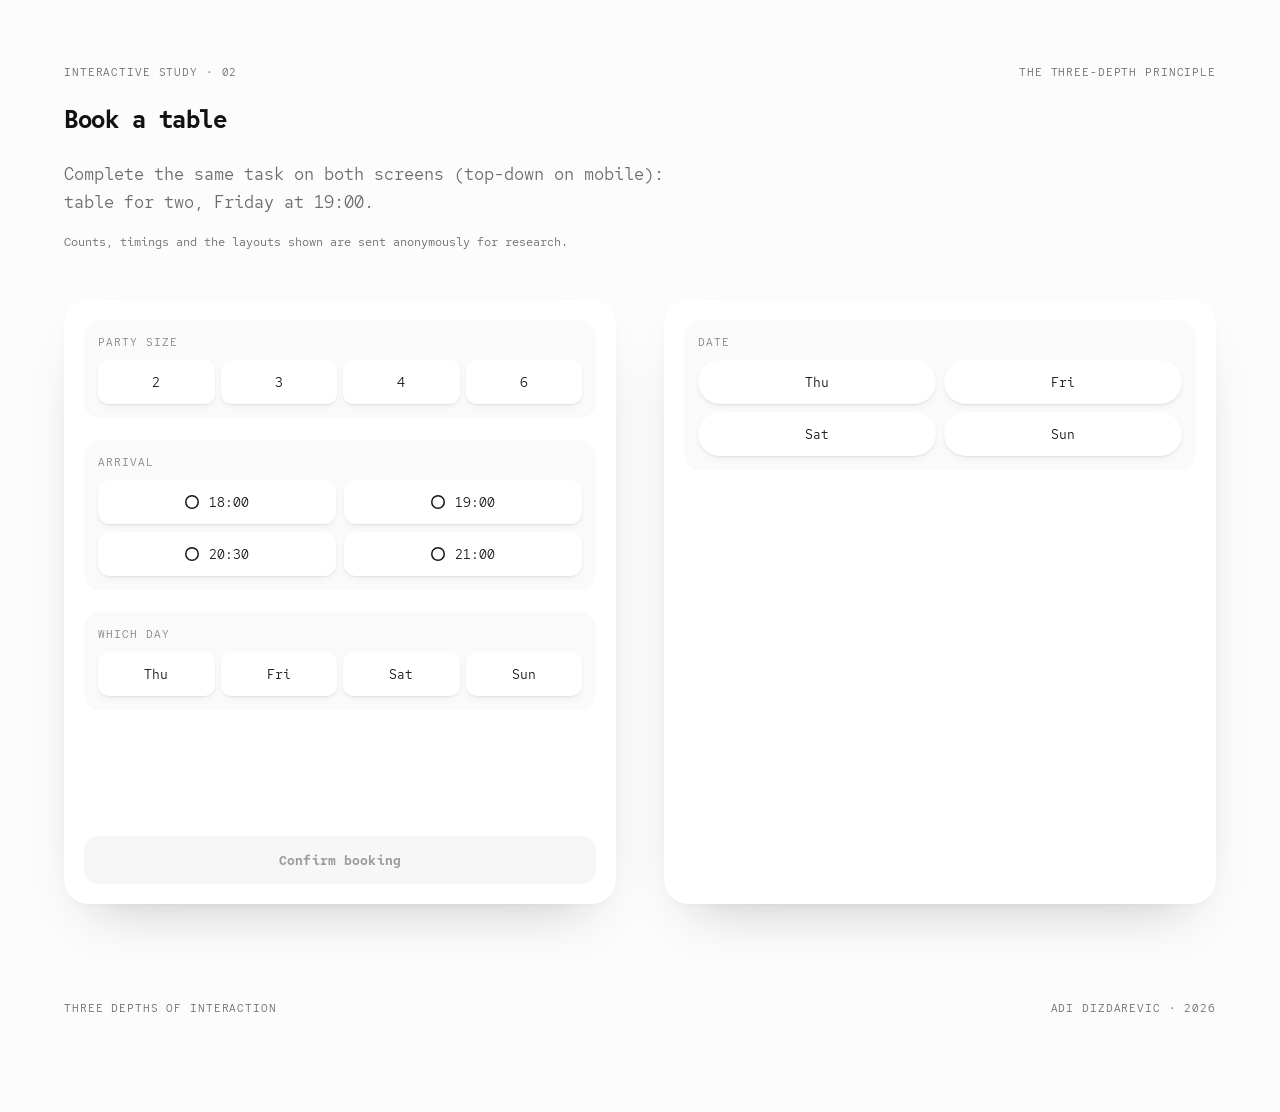
<file: site/demos/demo-02.html>
<!DOCTYPE html>
<html lang="en">
<head>
<meta charset="UTF-8">
<meta name="viewport" content="width=device-width, initial-scale=1.0">
<!-- A fragment of the article, not a page of its own: kept out of search as a
     bare URL, still readable to a crawler inside the article that embeds it.
     Paper only, like the article, so a forced dark mode leaves it alone. -->
<meta name="robots" content="noindex, indexifembedded">
<meta name="color-scheme" content="only light">
<link rel="icon" href="data:image/svg+xml,%3Csvg xmlns='http://www.w3.org/2000/svg' viewBox='0 0 16 16'%3E%3Crect width='16' height='16' fill='%23FCFCFC'/%3E%3Crect x='3' y='3' width='10' height='10' fill='%23121212'/%3E%3C/svg%3E">
<title>Three Depths of Interaction · Study 02</title>
<!-- Both panels are generated, by the same generator, and only one of them
     follows the rules. One difference between the panels, so whatever a reader
     feels can only be about the path. A fixed panel was left out on purpose: on
     a three-question booking a static form always wins, and study 01 already
     carries the static comparison. (Merged from the review build on
     2026-09-24; the earlier fixed-against-generated study is in git history.) -->
<link rel="stylesheet" href="../system.css">
<style>
  /* Tokens, the reset, the base type, the label idiom and the focus state come
     from system.css, linked above and shared with the article. Below is this
     study's own work, and nothing else. */

  .wrap{max-width:var(--track);margin:0 auto;padding:var(--s6) var(--edge) var(--s7);}
  .k{font-family:var(--mono);font-size:var(--fs-label);line-height:var(--lh-label);letter-spacing:.08em;text-transform:uppercase;
    color:var(--muted);font-weight:500;}

  header .k{display:flex;justify-content:space-between;margin-bottom:var(--s3);}
  h1{font-size:var(--fs-h2);line-height:var(--lh-h2);font-weight:700;letter-spacing:-.02em;max-width:var(--w-text);}
  .lede{margin-top:var(--s3);max-width:var(--w-text);font-size:var(--fs-body);line-height:var(--lh-body);color:var(--muted);}
  .lede b{color:var(--ink);font-weight:600;}

  .grid{display:grid;grid-template-columns:repeat(2,minmax(0,1fr));gap:var(--s5);margin-top:var(--s5);align-items:stretch;}
  .grid > section{display:flex;flex-direction:column;}
  @media(max-width:900px){.grid{grid-template-columns:1fr;gap:var(--s6);}}
  /* reserveDeviceHeight() is authoritative and sets --dev-h from a real
     measurement. The fallback is not a guess: the tallest form left in the
     generator is the two column grid of touch tier options, whose height is
     the option count and not the width, and it measures 536 at 1440, 900,
     600 and 390. Having a true value here is what keeps the study from
     growing on screen a moment after it has been drawn. If the option lists
     change, the measurement will be right and this number will only be
     briefly wrong. */
  .device{min-height:var(--dev-h, 536px);}


  /* ---------- product sim ---------- */
  .device{
    background:var(--surface0);border-radius:var(--r-card);flex:1;position:relative;overflow:hidden;
    box-shadow:var(--lift);
    display:flex;flex-direction:column;
  }
  .sim-body{flex:1;display:flex;flex-direction:column;padding:12px;gap:12px;
    transition:opacity 160ms var(--settle), transform 160ms var(--settle);}
  /* the surface on screen lifts away, and the next one is built in its place */
  .sim-body.regen{opacity:0;transform:translateY(-6px);}

  /* ---------- a draw is built the way it is read ----------
     Row by row, top to bottom: every control in a row arrives together, a
     short beat after the row above, with a fade and a small rise and nothing
     else. A group's panel comes with its label, by fading only, so the label
     does not travel twice. A control cannot be pressed until it has started
     to appear. Reduced motion: the surface simply appears. */
  @keyframes rv-in{from{opacity:0;transform:translateY(8px);}to{opacity:1;transform:none;}}
  @keyframes rv-fade{from{opacity:0;}to{opacity:1;}}
  .rv.go{animation:rv-in 460ms var(--settle) both;}
  .group.rv.go{animation-name:rv-fade;}
  .rv.wait{pointer-events:none;}

  /* groups: several generated styles */
  .group{border-radius:var(--r-sm);padding:12px;}
  /* The group decides what fills an option inside it. Before this the two were
     chosen independently and three of the twelve pairs collided exactly:
     o-row (--surface1) inside g-card or g-tint, and o-pill (white) on the
     device's own white. g-card and g-tint also declared the same fill, so the
     study advertised three skins and drew two. Deriving the option fill from
     the group makes a collision impossible rather than unlikely. */
  .group{--opt:var(--surface1); --opt-edge:var(--surface2);}
  .g-plain{background:transparent;}
  .g-card{background:var(--surface1); --opt:var(--surface0); --opt-edge:var(--surface2);}
  .g-tint{background:var(--surface2); --opt:var(--surface0); --opt-edge:var(--surface1);}
  .g-label{font-size:var(--fs-meta);line-height:16px;font-weight:700;letter-spacing:.02em;margin-bottom:8px;
    display:flex;align-items:center;}
  .g-label.center{justify-content:center;}

  .opts{display:flex;gap:8px;flex-wrap:wrap;}
  .opts.grid2{display:grid;grid-template-columns:1fr 1fr;}

  /* ---------- the components a generator picks for a question ----------
     Each fits what the question is: a strip of dates for a day, a list of
     times with a radio, a count shown as people. All four answers stay in
     view and any one is a single press, so the task and its count of
     commitments are the same whichever the draw gave. The exception is the
     menu, which hides its answers until it is opened: only the generator with
     no rules may draw it, because the rules keep the possibilities in view. */
  .dates{display:grid;grid-template-columns:repeat(4,minmax(0,1fr));gap:8px;}
  .o-date{flex-direction:column;gap:2px;min-height:56px;border-radius:var(--r-sm);
    background:var(--opt);box-shadow:inset 0 0 0 var(--ring) var(--opt-edge);}
  .o-date .dw{font-size:var(--fs-meta);line-height:14px;color:var(--muted);font-weight:500;}
  .o-date .dn{font-size:18px;line-height:22px;font-weight:700;}
  .o-date.sel .dw{color:inherit;opacity:.72;}
  .radios{display:grid;grid-template-columns:1fr 1fr;gap:8px;}
  .o-radio{justify-content:flex-start;gap:10px;padding:0 12px;border-radius:var(--r-sm);background:var(--opt);}
  .o-radio .dot{width:14px;height:14px;border-radius:50%;box-shadow:inset 0 0 0 1.5px currentColor;flex:none;
    display:grid;place-items:center;}
  .o-radio.sel .dot::after{content:"";width:6px;height:6px;border-radius:50%;background:currentColor;}
  .people{display:grid;grid-template-columns:1fr 1fr;gap:8px;}
  .o-people{gap:8px;border-radius:var(--r-pill);background:var(--opt);padding:0 14px;}
  .o-people .ppl{display:inline-flex;gap:2px;}
  .o-people svg{width:9px;height:12px;fill:currentColor;opacity:.8;}
  .sel-wrap{position:relative;}
  .opt-select{appearance:none;-webkit-appearance:none;width:100%;min-height:var(--ctl-touch);border:0;
    border-radius:var(--r-sm);background:var(--opt);box-shadow:inset 0 0 0 var(--ring) var(--opt-edge);
    font:inherit;font-size:var(--fs-ctl);font-weight:500;color:var(--ink);padding:0 40px 0 14px;cursor:pointer;}
  .opt-select.empty{color:var(--muted);}
  .sel-wrap::after{content:"";position:absolute;right:18px;top:50%;width:7px;height:7px;margin-top:-6px;
    border-right:1.5px solid var(--ink);border-bottom:1.5px solid var(--ink);transform:rotate(45deg);
    pointer-events:none;}

  /* --ctl-touch, not --ctl-card. These sixteen are the study: choosing among
     them is the whole of the task, and the system gives the touch tier to
     every primary action, not only to what sits inside a phone. They were 36,
     which is the tier for a control inside a card. */
  .opt{font-size:var(--fs-ctl);font-weight:500;min-height:var(--ctl-touch);
    display:flex;align-items:center;justify-content:center;
    transition:background var(--t2) var(--settle),color .15s;}
  .opt.sel{background:var(--ink)!important;color:var(--surface0)!important;}

  .o-chip{background:var(--opt);border-radius:var(--r-pill);padding:0 16px;}
  .o-pill{background:var(--opt);box-shadow:inset 0 0 0 var(--ring) var(--opt-edge);border-radius:var(--r-sm);padding:0 12px;}
  .o-seg{background:var(--opt);padding:0;flex:1;text-align:center;}
  .seg-wrap{display:flex;border-radius:var(--r-sm);overflow:hidden;gap:4px;}

  .confirm{
    background:var(--ink);color:var(--surface0);border-radius:var(--r-sm);padding:0;
    min-height:var(--ctl-touch);font-size:var(--fs-ctl);font-weight:600;width:100%;flex:none;
    transition:opacity var(--t2) var(--settle);
  }
  /* disabled by losing the ink fill, not by fading it: at .28 the label read
     2.49 against its own background. Muted on the recess reads 4.8. */
  .confirm:disabled{background:var(--surface2);color:var(--muted);cursor:default;}

  .booked{
    flex:1;display:flex;flex-direction:column;align-items:flex-start;justify-content:center;
    gap:8px;padding:8px;
  }
  .booked:focus-visible{outline:none;}
  .booked h3{font-size:var(--fs-h3);line-height:var(--lh-h3);font-weight:700;letter-spacing:-.02em;}
  .booked p{font-size:var(--fs-ctl);color:var(--muted);}

  /* analysis */
  .analysis{margin-top:var(--s7);display:none;}
  .analysis.show{display:block;}
  /* results: study 01's idiom exactly. Two columns on the devices' own grid,
     one per interface, the same six rows in the same order. Small mono, label
     left and value right, set off by the row rhythm and not by rules. Accent
     is kept for the two facts that carry the argument, the corrections and
     whether the intent was reached at all. */
  .results{margin-top:0;}
  .res{display:flex;flex-direction:column;}
  .res .k{margin:0;}
  .facts{margin-top:auto;padding-top:var(--s4);}
  .facts{font-family:var(--mono);font-size:var(--fs-small);line-height:var(--lh-small);
    font-variant-numeric:tabular-nums;}
  .facts div{display:grid;grid-template-columns:1fr auto;gap:var(--s3);padding:4px 0;}
  .facts dt{color:var(--muted);}
  .facts dd{text-align:right;}
  .facts .hot{color:var(--accent);font-weight:700;}
  footer{margin-top:var(--s7);display:flex;justify-content:space-between;
    font-family:var(--mono);font-size:var(--fs-label);letter-spacing:.08em;text-transform:uppercase;
    color:var(--muted);line-height:var(--lh-label);}

  .notice{max-width:var(--w-text);margin-top:var(--s2);font-family:var(--mono);font-size:var(--fs-small);line-height:var(--lh-small);color:var(--muted);}

  /* ---------- the look of the product inside the device ----------
     Paper. The device and the panels are never outlined: their edges come
     from a fill or a shadow. Fill: quiet grey controls on white. Lift: white
     controls raised by a soft shadow from pale panels, with a faint line of
     their own, so a white control still reads where it sits on white. Blend:
     a control is always one tone away from what it sits on, grey on white and
     raised white on a panel, so white never meets white. Black when chosen,
     everywhere. Each variation sets the same few roles and the components
     read only the roles; the generator's three skins become three ways a
     group sits in the look. */
  html[data-look] .device{background:#FFFFFF;color:#121212;border-radius:24px;transition:none;
    box-shadow:0 2px 6px -2px rgba(18,18,18,.05),0 28px 56px -30px rgba(18,18,18,.26);}
  html[data-look] .sim-body{padding:20px;gap:22px;}
  html[data-look] .g-label{color:rgba(18,18,18,.5);font-size:10.5px;line-height:16px;font-weight:500;
    letter-spacing:.1em;text-transform:uppercase;margin-bottom:10px;}
  html[data-look] .group{padding:var(--g-pad);border-radius:16px;box-shadow:none;}
  /* a question with no panel sits on the device as it is: no padding at all,
     so its rhythm is the page's gap and not a panel's inset */
  html[data-look] .g-plain{background:transparent;padding:0;}
  html[data-look] .g-card{background:var(--g-a);}
  html[data-look] .g-tint{background:var(--g-b);}
  html[data-look] .o-chip,html[data-look] .o-pill,html[data-look] .o-seg,html[data-look] .o-date,
  html[data-look] .o-radio,html[data-look] .o-people,html[data-look] .opt-select{
    background:var(--c-fill);box-shadow:var(--c-shadow);color:#121212;
    transition:background var(--t1) var(--settle),transform var(--t1) var(--settle),box-shadow var(--t1) var(--settle);}
  html[data-look] .o-chip,html[data-look] .o-people{border-radius:var(--r-pill);}
  html[data-look] .o-pill,html[data-look] .o-date,html[data-look] .o-radio,html[data-look] .opt-select{border-radius:12px;}
  /* a segmented control without dividers: its segments stand apart by a gap */
  html[data-look] .seg-wrap{gap:6px;border-radius:12px;background:transparent;box-shadow:none;overflow:visible;}
  html[data-look] .o-seg{border-radius:10px;}
  @media (hover:hover){
    html[data-look] .opt:not(.sel):hover,html[data-look] .opt-select:hover{background:var(--c-hover);}}
  html[data-look] .opt:active{transform:scale(.97);}
  html[data-look] .opt.sel{background:#121212!important;color:#FFFFFF!important;box-shadow:none;}
  /* The day and its number are one label, so they sit far closer together
     than to the card's edges, and the number is set in the book weight, not
     bold. Measured on the glyphs, not the boxes: 12px above the day, 4.7
     between day and number, 12 below the number. Most of the gap is the
     face's own room above its figures, so the boxes touch (gap 0). The height
     is written here because the generic control height comes later in the
     sheet and had been setting every date card to 44px, not the 56 it
     declared. */
  html[data-look] .o-date{gap:0;min-height:50px;padding:0;}
  html[data-look] .o-date .dw{color:rgba(18,18,18,.5);text-transform:uppercase;letter-spacing:.06em;
    font-size:10px;line-height:10px;}
  html[data-look] .o-date .dn{font-size:20px;line-height:20px;font-weight:500;letter-spacing:-.01em;}
  html[data-look] .o-date.sel .dw{color:inherit;opacity:.7;}
  html[data-look] .opt-select.empty{color:rgba(18,18,18,.5);}
  html[data-look] .confirm{background:#121212;color:#FFFFFF;border-radius:14px;min-height:48px;
    font-weight:600;letter-spacing:.01em;margin-top:auto;}
  html[data-look] .confirm:disabled{background:var(--c-off,#F1F1F3);color:rgba(18,18,18,.4);}
  html[data-look] .booked p{color:rgba(18,18,18,.5);}

  /* Blend: a control is always one tone away from what it sits on, grey on the
     device and raised white on a panel, so white never meets white. The grey
     is the faintest of the three that were tried (#F4F4F6, #F6F6F7, #F8F8F9):
     the author's pick. The panels move with it, and a disabled button takes
     the control's grey. */
  html[data-look="blend"] .device{--g-pad:14px;--c-shadow:none;
    --c-fill:#F8F8F9;--c-hover:#F1F1F3;--c-off:#F7F7F8;--g-a:#FAFAFA;--g-b:#F7F7F8;}
  html[data-look="blend"] .g-card,html[data-look="blend"] .g-tint{--c-fill:#FFFFFF;--c-hover:#FAFAFB;
    --c-shadow:0 1px 2px rgba(18,18,18,.07),0 4px 12px -6px rgba(18,18,18,.12);}

</style>
<script>if(window.self!==window.top)document.documentElement.classList.add('embed');
document.documentElement.setAttribute('data-look', 'blend');</script>
<style>
  /* this study ends on a lifted box, so the frame must be told about the room
     the shadow needs below it or the article slices it off */
  html.embed .wrap{max-width:none;margin:0;padding:0 var(--bleed) var(--bleed-b);}
  html.embed header{display:none;}
  html.embed body{background:transparent;}
  html.embed .grid{margin-top:0;}
  html.embed footer{display:none;}
</style>
</head>
<body>
<div class="wrap">

<header>
  <div class="k"><span>Interactive study · 02</span><span>The Three-Depth Principle</span></div>
  <h1>Book a table</h1>
  <p class="lede">Complete the same task on both screens (top-down on mobile): table for two, Friday at 19:00.</p>
  <p class="notice">Counts, timings and the layouts shown are sent anonymously for research.</p>
</header>

<div class="grid">
  <section aria-label="Version A">
    <div class="device" id="devA"></div>
  </section>
  <section aria-label="Version B">
    <div class="device" id="devB"></div>
  </section>
</div>

<!-- Only the facts, as in study 01: two columns on the devices' own grid, one
     per interface, the same six rows in the same order. The heading, the note,
     the table and the axiom were all saying what the article says in its own
     voice under the study, so they went. -->
<div class="analysis" id="analysis">
  <div class="grid results" id="results"></div>
</div>

<footer><span>Three Depths of Interaction</span><span>Adi Dizdarevic · 2026</span></footer>
</div>

<script>
(function(){
"use strict";

var INTENT = {size:"2", day:"Friday", time:"19:00"};
var GROUPS = [
  {id:"size", label:"Party size", options:["2","3","4","6"]},
  {id:"day",  label:"Day", options:["Thursday","Friday","Saturday","Sunday"]},
  {id:"time", label:"Time", options:["18:00","19:00","20:30","21:00"]}
];
var AUTO_MS = 3000;
/* How long the pointer has to be off the panel before the clock starts again.
   A glance away, or crossing a corner of it, should not count. */
var LEAVE_MS = 1000;
/* the rules the fixed interface was designed by: one question at a time, in
   the order that narrows the rest (the day decides which times are open), the
   answers kept in view, the options in sequence. The generator either obeys
   them or ignores them; the surface is free either way. */
var STEPS = ["day","time","size"];
/* What a real generator varies from one draw to the next, and the old one did
   not: what a question is called, and how its answers are written. The answer
   underneath never changes: every button carries the canonical value, so the
   intent is matched the same way whatever the surface said. What it no longer
   does is shuffle the answers inside a question. No generator lists 20:30
   before 18:00, and a skeptic would be right to call that a strawman. */
var LABELS = {day:["Day","Date","Which day"], time:["Time","Arrival","What time"],
              size:["Party size","Guests","People"]};
function fmtDay(v, f){ return f ? v.slice(0,3) : v; }
function fmtTime(v, f){
  if(!f) return v;
  var h = +v.slice(0,2);
  return (h % 12 || 12) + ":" + v.slice(3) + (h < 12 ? " am" : " pm");
}
/* a segmented control is a compact control, and a generator gives it compact
   answers: the short day, the 24 hour time. It also keeps four day names from
   overflowing four segments three devices across. */
function label(d, g, v){
  var seg = d.style === "seg";
  if(g === "day") return fmtDay(v, seg ? 1 : d.fday);
  if(g === "time") return fmtTime(v, seg ? 0 : d.ftime);
  return v;
}
var SEEDS = []; for(var i = 0; i < 400; i++) SEEDS.push(Math.floor(Math.random() * 1e9));
var reduced = window.matchMedia("(prefers-reduced-motion: reduce)").matches;
var sims = {}, rounds = [];
function byId(id){ return GROUPS.filter(function(g){ return g.id === id; })[0]; }

function shuffled(arr, rnd){
  var a = arr.slice();
  for(var i = a.length - 1; i > 0; i--){
    var j = Math.floor(rnd() * (i + 1));
    var t = a[i]; a[i] = a[j]; a[j] = t;
  }
  return a;
}
function rng(seed){
  return function(){
    seed = (seed * 1664525 + 1013904223) % 4294967296;
    return seed / 4294967296;
  };
}
/* one generated surface. With the rules, only the surface is drawn from the
   seed; structure comes from the rules. Without them, structure is drawn too. */
var KIND = {day:"dates", time:"radios", size:"people"};
function draw(sim, n){
  /* two generators, not one drawn twice: on the same seeds the two panels
     redrew into the same surface in step until the reader touched one */
  var r = rng(SEEDS[(n + (sim.rules ? 211 : 0)) % SEEDS.length]);
  var d = {
    style:["chip","pill","seg"][Math.floor(r() * 3)],
    skin:["g-plain","g-card","g-tint"][Math.floor(r() * 3)],
    arr:["wrap","grid2"][Math.floor(r() * 2)],
    center:r() < 0.35,
    fday:Math.floor(r() * 2), ftime:Math.floor(r() * 2),
    labels:{day:LABELS.day[Math.floor(r() * 3)], time:LABELS.time[Math.floor(r() * 3)],
            size:LABELS.size[Math.floor(r() * 3)]}
  };
  /* which component shows each question. Both generators draw from the same
     pool, except the menu: it hides the answers until it is opened, and the
     rules keep the possibilities in view, so only the one with no rules may
     draw it */
  d.kind = {};
  ["day","time","size"].forEach(function(g){
    var x = r();
    d.kind[g] = (!sim.rules && x < .16) ? "select" : (x < .58 ? "buttons" : KIND[g]);
  });
  /* the answers keep their order everywhere; only the questions move, and
     only without the rules */
  d.order = sim.rules ? STEPS.map(byId) : shuffled(GROUPS, r);
  d.optOrder = GROUPS.reduce(function(m,g){ m[g.id] = g.options.slice(); return m; },{});
  return d;
}
function sig(d){
  return [d.style, d.skin, d.arr, d.center, d.style === "seg" ? "" : d.fday + "" + d.ftime,
          d.labels.day, d.labels.time, d.labels.size, d.kind.day, d.kind.time, d.kind.size,
          d.order.map(function(g){ return g.id; }).join()].join("|");
}
/* A redraw that looks the same is not a redraw, but it was counted as one and
   armed a recovery. Under the rules the surfaces that can be told apart are a
   few hundred, so a repeat is rare but real; the next seed is taken until the
   draw differs from the one on screen. */
function generate(sim){
  var d = draw(sim, sim.draws);
  for(var k = 1; sim.gen && sig(d) === sig(sim.gen) && k < 12; k++) d = draw(sim, sim.draws + k);
  return d;
}
/* Focus follows a keyboard and nothing else: these run only when the control
   that was used had visible keyboard focus, so a click behaves as it always
   has. A redraw replaces every control, so the one in use is found again by
   what it is (its group and value), not by the element it was. */
/* A menu takes visible focus from a click as well as from a key, so the last
   input decides, not the focus ring alone. */
var lastKey = false;
addEventListener("keydown", function(){ lastKey = true; }, true);
addEventListener("pointerdown", function(){ lastKey = false; }, true);
function byKeyboard(root){
  var a = document.activeElement;
  return !!(a && root.contains(a) && a.matches(":focus-visible") && lastKey);
}
function refocus(sim, g, v){
  var el = sim.done ? sim.dev.querySelector(".booked")
    : (g && (sim.dev.querySelector("[data-g='" + g + "'][data-v='" + v + "']") ||
             sim.dev.querySelector("select[data-g='" + g + "']"))) ||
      sim.dev.querySelector(".opt, .opt-select, [data-confirm]");
  if(el) el.focus({preventScroll:true});
}
/* the dates of the coming Thursday to Sunday, so a strip of days carries the
   numbers a real one would; the answer underneath is still the weekday */
var DATES = (function(){
  var t = new Date(); t.setHours(12, 0, 0, 0);
  var thu = new Date(t.getTime() + ((4 - t.getDay() + 7) % 7) * 864e5), m = {};
  ["Thursday","Friday","Saturday","Sunday"].forEach(function(n, i){
    m[n] = new Date(thu.getTime() + i * 864e5).getDate(); });
  return m;
})();
var PERSON = "<svg viewBox='0 0 9 12' aria-hidden='true'><circle cx='4.5' cy='2.6' r='2.3'/>" +
             "<path d='M0 12c0-3.1 2-5.2 4.5-5.2S9 8.9 9 12z'/></svg>";
function groupHTML(sim, d, g){
  var id = g.id, kind = d.kind[id], v = sim.value[id], lid = "lbl" + sim.id + id;
  var h = "<div class='group rv " + d.skin + "' data-grp='" + id + "'><div class='g-label rv" +
          (d.center ? " center" : "") + "' data-grp='" + id + "' id='" + lid + "'>" + d.labels[id] + "</div>";
  function btn(cls, o, inner){
    return "<button class='opt rv " + cls + (v === o ? " sel" : "") + "' data-g='" + id + "' data-v='" + o +
           "' data-grp='" + id + "' aria-pressed='" + (v === o) + "'>" + inner + "</button>";
  }
  var opts = d.optOrder[id];
  if(kind === "select"){
    h += "<div class='sel-wrap rv' data-grp='" + id + "'><select class='opt-select" + (v ? "" : " empty") +
         "' data-g='" + id + "' aria-labelledby='" + lid + "'><option value=''" + (v ? "" : " selected") +
         " disabled>Choose</option>" + opts.map(function(o){
           return "<option value='" + o + "'" + (v === o ? " selected" : "") + ">" + label(d, id, o) + "</option>";
         }).join("") + "</select></div>";
  } else if(kind === "dates"){
    h += "<div class='dates'>" + opts.map(function(o){
      return btn("o-date", o, "<span class='dw'>" + o.slice(0, 3) + "</span><span class='dn'>" + DATES[o] + "</span>");
    }).join("") + "</div>";
  } else if(kind === "radios"){
    h += "<div class='radios'>" + opts.map(function(o){
      return btn("o-radio", o, "<span class='dot'></span>" + label(d, id, o));
    }).join("") + "</div>";
  } else if(kind === "people"){
    h += "<div class='people'>" + opts.map(function(o){
      for(var p = "", i = 0; i < +o; i++) p += PERSON;
      return btn("o-people", o, "<span class='ppl'>" + p + "</span>" + o);
    }).join("") + "</div>";
  } else {
    h += "<div class='" + (d.style === "seg" ? "seg-wrap" : "opts " + (d.arr === "grid2" ? "grid2" : "")) + "'>" +
         opts.map(function(o){ return btn(optClass(d.style), o, label(d, id, o)); }).join("") + "</div>";
  }
  return h + "</div>";
}
function optClass(style){
  return {chip:"o-chip", pill:"o-pill", seg:"o-seg"}[style];
}
/* under the rules the structure is always the same: answered steps stay, the
   next appears, nothing beyond it is shown. Without them every question shows
   at once, in whatever order the draw gave. The surface is drawn either way. */
function render(sim){
  var html = "<div class='sim-body' id='body" + sim.id + "'>";
  if(sim.done){
    html += "<div class='booked' tabindex='-1'><h3>Booked</h3><p>Table for " + GROUPS.map(function(g){
      return sim.value[g.id]; }).join(" · ") + "</p></div></div>";
    sim.dev.innerHTML = html; return;
  }
  var d = sim.gen || {style:"chip", skin:"g-plain", arr:"wrap", center:false, fday:0, ftime:0,
                      labels:{day:"Day", time:"Time", size:"Party size"},
                      kind:{day:"buttons", time:"buttons", size:"buttons"},
                      order:STEPS.map(byId), optOrder:GROUPS.reduce(function(m,g){ m[g.id] = g.options.slice(); return m; },{})};
  var structured = sim.mode === "fixed" || sim.rules;
  for(var i = 0; i < d.order.length; i++){
    var g = d.order[i];
    html += groupHTML(sim, d, g);
    if(structured && !sim.value[g.id]) break;
  }
  var ready = GROUPS.every(function(g){ return sim.value[g.id]; });
  if(structured){
    if(ready) html += "<button class='confirm rv' data-grp='confirm' data-confirm>Confirm booking</button>";
  } else {
    html += "<button class='confirm rv' data-grp='confirm' data-confirm " + (ready ? "" : "disabled") + ">Confirm booking</button>";
  }
  html += "</div>";
  sim.dev.innerHTML = html;
}

/* A draw is built the way it is read, row by row. The rows are found from the
   layout itself (a group's panel counts as its label's row), so whatever the
   draw gave, a strip of dates, two rows of radios or a wrapped run of chips,
   arrives one row at a time. `only` limits the build to what is new, which is
   how the next question arrives under the rules without the answered ones
   replaying. */
var ROW_MS = 55;
function shown(sim){
  var seen = {};
  [].forEach.call(sim.dev.querySelectorAll("[data-grp]"), function(e){ seen[e.dataset.grp] = 1; });
  return seen;
}
function build(sim, only){
  if(reduced || sim.done) return;
  var body = document.getElementById("body" + sim.id); if(!body) return;
  var els = [].filter.call(body.querySelectorAll(".rv"), function(e){ return !only || only[e.dataset.grp]; });
  if(!els.length) return;
  /* each element's row: its own top, or for a group's panel, its label's */
  var tops = els.map(function(e){
    var ref = e.classList.contains("group") ? (e.querySelector(".g-label") || e) : e;
    return ref.getBoundingClientRect().top;
  });
  var rows = tops.slice().sort(function(a, b){ return a - b; }).reduce(function(list, t){
    if(!list.length || t - list[list.length - 1] > 6) list.push(t);
    return list;
  }, []);
  var last = 0;
  els.forEach(function(e, i){
    var row = 0;
    while(row + 1 < rows.length && tops[i] - rows[row + 1] >= -6) row++;
    last = Math.max(last, row);
    e.style.animationDelay = row * ROW_MS + "ms";
    e.classList.add("wait", "go");
    e.addEventListener("animationstart", function(){ e.classList.remove("wait"); }, {once:true});
    e.addEventListener("animationend", function(){ e.classList.remove("go"); e.style.animationDelay = ""; }, {once:true});
  });
  clearTimeout(sim.buildT);
  sim.buildT = setTimeout(function(){ els.forEach(function(e){ e.classList.remove("wait"); }); }, last * ROW_MS + 600);
}

/* Reduced motion changes how a regeneration looks and nothing about when one
   happens. That distinction is the whole of this study's honesty: the article
   promises the generated interface "remains unchanged while you use it, and
   once you move away the generator produces another", and that promise is the
   condition being measured. It used to be suspended for anyone with the
   preference set: the idle clock never started, leaving never scheduled
   anything, and instead the panel regenerated on every single selection. A
   reader with the preference set was answering a different question from the
   one beside them, under an interface that changed in their hands, and their
   run still emitted regenerations and recovery times as if it were the same
   study. An accessibility preference is not a study condition. */
function regen(sim){
  if(sim.done) return;
  sim.draws++;
  /* Every printed fact describes one window: the first tap to the confirm.
     The panel regenerates from first visibility so it is alive as the reader
     arrives, but a redraw nobody was mid-task for is theatre, not data: it
     neither counts nor arms a recovery. The seed walks with the draws, so
     the pre-task theatre still varies. */
  if(sim.t0 !== null){
    sim.regens++;
    sim.regenAt = performance.now();
    sim.backAt = null;
  }
  sim.gen = generate(sim);
  var body = document.getElementById("body" + sim.id);
  var a = document.activeElement, kb = byKeyboard(sim.dev);
  var g = kb ? a.dataset.g : null, v = kb ? a.dataset.v : null;
  if(reduced || !body){ render(sim); if(kb) refocus(sim, g, v); return; }
  body.classList.add("regen");
  setTimeout(function(){ render(sim); build(sim); if(kb) refocus(sim, g, v); }, 160);
}

/* The surface holds still while someone is on it. Redrawing a control out from
   under a reach is a bug, not a demonstration, and it lets a reader dismiss the
   whole thing as unfair. So the clock stops the moment the pointer arrives
   anywhere on the panel and does not start again until it has been gone for a
   second. What the reader meets instead is the honest version of the problem:
   the interface they come back to is not the interface they left. */
/* A redraw happens only while the reader is away, so time measured from the
   redraw includes however long they stayed away: up to the three seconds
   between two redraws. The moment they come back to the changed panel is
   kept as well, and the time from it to their next press is the time it took
   to find their way again. A pointer's or a keyboard's return can be seen; a
   finger's cannot (its arrival is the press itself), so on touch only the
   time from the redraw is kept. */
function back(sim, visible){
  if(visible && sim.regenAt !== null && sim.backAt === null) sim.backAt = performance.now();
}
/* the layout a press was made on, in nine characters: the order of the
   questions, the component each was shown as, and the button style */
var KC = {buttons:"B", dates:"D", radios:"R", people:"P", select:"M"};
function code(d){
  return d.order.map(function(g){ return g.id.charAt(0); }).join("") + ":" +
    ["day","time","size"].map(function(g){ return KC[d.kind[g]]; }).join("") + ":" + d.style.charAt(0);
}
function engage(sim){
  if(sim.mode !== "auto" || sim.done) return;
  sim.overIt = true;
  clearTimeout(sim.leave); sim.leave = null;
  if(sim.timer){ clearInterval(sim.timer); sim.timer = null; }
}
function release(sim){
  if(sim.mode !== "auto" || sim.done) return;
  /* a hand on the panel is proof enough that the study is being seen */
  sim.armed = true;
  sim.overIt = false;
  clearTimeout(sim.leave);
  sim.leave = setTimeout(function(){
    if(sim.done) return;
    /* it redraws as the reader steps away, where they can still see it happen,
       rather than silently three seconds later */
    regen(sim);
    sim.timer = setInterval(function(){ regen(sim); }, AUTO_MS);
  }, LEAVE_MS);
}

function makeSim(id, mode, rules){
  var sim = {id:id, mode:mode, rules:rules, dev:document.getElementById("dev" + id),
             gen:null, armed:false, overIt:false, ptr:false, kb:false,
             value:{}, done:false, taps:0, corrections:0, regens:0, draws:0,
             t0:null, elapsed:null, regenAt:null, recoveries:[], timer:null, leave:null,
             backAt:null, reorients:[], surfaces:[]};
  if(mode === "auto"){
    sim.gen = generate(sim);
    /* The clock starts when the study is first seen, not when the page loads.
       It used to run from load, so the printed regeneration count mostly
       measured how long the reader had spent in the article above this study:
       11 after 35 seconds at the top of the page, and a normal read would
       have shown hundreds. The panel is already alive as the reader arrives,
       which is the point; what it did before anyone could see it was not part
       of any run. The implicit IntersectionObserver root is the top level
       viewport even inside a same origin frame, which is exactly the
       visibility that matters here. */
    var arm = function(){
      if(sim.armed || sim.done) return;
      sim.armed = true;
      /* if a hand is already resting on the panel when visibility arrives,
         the clock waits for it to leave: release() starts it then */
      if(sim.overIt) return;
      sim.timer = setInterval(function(){ regen(sim); }, AUTO_MS);
    };
    if("IntersectionObserver" in window){
      var io = new IntersectionObserver(function(es){
        for(var i = 0; i < es.length; i++) if(es[i].isIntersecting){
          io.disconnect(); arm(); return;
        }
      });
      io.observe(sim.dev);
      /* and the surface the reader first meets is built in front of them,
         once enough of the device is on screen to see it happen */
      var seen = new IntersectionObserver(function(es){
        for(var i = 0; i < es.length; i++) if(es[i].isIntersecting){ seen.disconnect(); build(sim); return; }
      }, {threshold:.3});
      seen.observe(sim.dev);
    } else { arm(); }
    /* pointerenter and pointerleave, not over and out: they fire for the panel
       as a whole and stay quiet while the pointer moves between its children */
    sim.dev.addEventListener("pointerenter", function(e){ sim.ptr = true; back(sim, e.pointerType !== "touch"); engage(sim); });
    sim.dev.addEventListener("pointerleave", function(){ sim.ptr = false; if(!sim.kb) release(sim); });
    /* The lede promises the panel changes unless you focus on it, and keyboard
       focus is focus. It holds the panel still like a resting pointer, and
       the clock starts again only when neither is on it. Only focus a
       keyboard put there counts: a click also focuses a button in most
       browsers, and that must not stop the panel from changing once the
       pointer has gone. */
    sim.dev.addEventListener("focusin", function(e){
      if(e.target.matches(":focus-visible") && lastKey){ sim.kb = true; back(sim, true); engage(sim); }
    });
    sim.dev.addEventListener("focusout", function(e){
      if(sim.dev.contains(e.relatedTarget) || !sim.kb) return;
      sim.kb = false;
      if(!sim.ptr) release(sim);
    });
  }
  render(sim);
  sims[id] = sim;
}

/* One answer, however it was given: a press on a button or a choice in a menu.
   A menu's change is one commitment, like a press. */
var grid = document.querySelector(".grid");
grid.addEventListener("click", function(e){
  var t = e.target.closest("button[data-g], button[data-confirm]");
  if(!t) return;
  var sim = sims[t.closest(".device").id.slice(3)];
  act(sim, t.dataset.g, t.dataset.v, sim && byKeyboard(sim.dev));
});
grid.addEventListener("change", function(e){
  var t = e.target.closest("select[data-g]");
  if(!t || !t.value) return;
  var sim = sims[t.closest(".device").id.slice(3)];
  act(sim, t.dataset.g, t.value, sim && byKeyboard(sim.dev));
});
function act(sim, g, v, kb){
  if(!sim || sim.done) return;
  if(sim.t0 === null) sim.t0 = performance.now();
  /* a tap is being on it, which matters where there is no hover to read */
  engage(sim);
  sim.taps++;
  /* acting again is any tap on the panel, not a correct one: the study
     promises the time to act again after a redraw, and a wrong turn or a
     correction is acting */
  var now = performance.now();
  if(sim.regenAt !== null){
    sim.recoveries.push((now - sim.regenAt) / 1000);
    if(sim.backAt !== null) sim.reorients.push((now - sim.backAt) / 1000);
    sim.regenAt = null; sim.backAt = null;
  }
  if(sim.gen) sim.surfaces.push(code(sim.gen));
  if(g !== undefined){
    if(sim.value[g] && sim.value[g] !== v) sim.corrections++;
    sim.value[g] = v;
    var before = shown(sim), fresh = {}, any = false;
    render(sim);
    Object.keys(shown(sim)).forEach(function(k){ if(!before[k]){ fresh[k] = 1; any = true; } });
    if(any) build(sim, fresh);
    if(kb) refocus(sim, g, v);
  } else {
    sim.done = true;
    sim.elapsed = (performance.now() - sim.t0) / 1000;
    if(sim.timer) clearInterval(sim.timer);
    clearTimeout(sim.leave);
    render(sim);
    if(kb) refocus(sim);
    rounds.push(sim);
    emit(sim);
    /* a confirmed booking is finished. The panel used to respawn itself here
       for a second round under the rules, which meant confirming did not end
       anything: the booked card sat for 1.8s and then the surface started
       moving again. One booking each, and the study is done.
       makeSim still takes a rules flag and render still honours it, so the
       constrained round can be brought back without rebuilding it. */
    if(rounds.length === 2) showAnalysis();
  }
}


/* ---------- research send: numbers only, nothing that identifies anyone ----------
   Fires only under /three-depths/ (the published route), so previews and local
   copies send nothing. One run id per browser tab links the versions of a study
   and the two studies; it is random and lives in sessionStorage. A flag in
   localStorage marks a later session from the same browser as a repeat so it
   can be excluded at analysis. Nothing else leaves the page. */
var TDP_BUILD = "2026-09-24";
var tdpSend = (function(){
  var on = /^\/three-depths\//.test(location.pathname);
  var run = null;
  try{ run = sessionStorage.getItem("tdp-run"); }catch(e){}
  if(!run){
    run = (window.crypto && crypto.randomUUID) ? crypto.randomUUID() :
      "xxxxxxxx-xxxx-4xxx-yxxx-xxxxxxxxxxxx".replace(/[xy]/g, function(c){
        var r = Math.random()*16|0; return (c === "x" ? r : (r&3|8)).toString(16); });
    try{ sessionStorage.setItem("tdp-run", run); }catch(e){}
  }
  var seq = 0;
  return function(study, version, metrics){
    if(!on) return;
    var prev = null; try{ prev = localStorage.getItem("tdp-sent-" + study); }catch(e){}
    seq++;
    var body = JSON.stringify({run:run, study:study, version:version, seq:seq, build:TDP_BUILD,
      embed: window.parent !== window,
      pointer: (window.matchMedia && matchMedia("(pointer:coarse)").matches) ? "coarse" : "fine",
      vw: Math.round(window.innerWidth/100)*100,
      repeat: (prev && prev !== run) ? 1 : 0, metrics: metrics});
    try{
      if(navigator.sendBeacon) navigator.sendBeacon("/three-depths/api/run", new Blob([body], {type:"application/json"}));
      else fetch("/three-depths/api/run", {method:"POST", headers:{"Content-Type":"application/json"}, body:body, keepalive:true});
    }catch(e){}
    try{ localStorage.setItem("tdp-sent-" + study, run); }catch(e){}
  };
})();

function emit(sim){
  var version = sim.mode === "fixed" ? "fixed" : (sim.rules ? "generated-rules" : "generated");
  var metrics = {seconds:+sim.elapsed.toFixed(1), commitments:sim.taps, corrections:sim.corrections,
    regenerations:sim.regens,
    recovery:sim.recoveries.length ? +(sim.recoveries.reduce(function(a,b){return a+b;},0)/sim.recoveries.length).toFixed(1) : null,
    reorient:sim.reorients.length ? +(sim.reorients.reduce(function(a,b){return a+b;},0)/sim.reorients.length).toFixed(1) : null,
    matchedIntent:GROUPS.every(function(g){ return sim.value[g.id] === INTENT[g.id]; })};
  try{ parent.postMessage({type:"tdp-demo", demo:2, version:version, metrics:metrics}, "*"); }catch(e){}
  metrics.recoveries = sim.recoveries.map(function(r){ return +r.toFixed(1); });
  metrics.reorients = sim.reorients.map(function(r){ return +r.toFixed(1); });
  metrics.surfaces = sim.surfaces.slice(0, 60);
  tdpSend(2, version, metrics);
}

function showAnalysis(){
  /* the author's names: A shows everything at once on the surface, B opens
     one stage at a time */
  var NAME = {A:"Exposed", B:"Staged"};
  /* built from sims in A, B order rather than from rounds, so the columns line
     up with the devices above them however the reader chose to work. The table
     used to list them in the order they were booked, which put B first
     whenever someone started on the right. */
  document.getElementById("results").innerHTML = ["A","B"].map(function(id){
    var s = sims[id];
    if(!s) return "";
    var matched = GROUPS.every(function(g){ return s.value[g.id] === INTENT[g.id]; });
    var times = s.reorients.length ? s.reorients : s.recoveries;
    var rec = times.length
      ? (times.reduce(function(a,b){ return a+b; },0)/times.length).toFixed(1) + " s"
      : "·";
    function fact(k, v, hot){ return "<div><dt>"+k+"</dt><dd"+(hot?" class='hot'":"")+">"+v+"</dd></div>"; }
    return "<div class='res'><div class='k'>"+id+" · "+NAME[id]+"</div>" +
      "<dl class='facts'>" +
      fact("Commitments", s.taps) +
      fact("Corrections", s.corrections, s.corrections > 0) +
      fact("Regenerations", s.regens) +
      fact("Recovery after a redraw", rec) +
      fact("Time", s.elapsed.toFixed(1) + " s") +
      fact("Matched intent", matched ? "Yes" : "No", !matched) +
      "</dl></div>";
  }).join("");

  var an = document.getElementById("analysis");
  an.classList.add("show");
  an.scrollIntoView({behavior:reduced ? "auto" : "smooth", block:"start"});
}

/* ---------- a device does not change size --------------------------------
   The generator's layouts differ in height. The device was passing that
   through, so every regeneration changed the height of the study, which
   changed the height of the article, which moved every paragraph below it,
   every three seconds from the moment the study is first seen until it is
   booked. The full width row forms (the col arrangement, and the row style
   whose options were always full width) were later removed outright: every
   option on its own row set an 848px ceiling that the fixed side and the
   booked state then had to stand in, and 536 is the ceiling without them.

   Inside the article it also cut the panel off. The frame is resized by the
   height this study posts back and animates to it over 360ms, so for the
   length of that animation the taller layout was 90px larger than the frame
   holding it, and the frame does not scroll.

   Both are the same mistake: treating the device as if it were the interface.
   The interface is what is being replaced here. The device is the thing it is
   being replaced inside, and a device has a size.

   So the tallest layout the generator can produce is measured once, at the
   width in force, and both devices are held at it. The space is small and
   fully enumerable, three styles by two arrangements by three skins, so this
   is the real maximum rather than a number that looked safe. */
var STYLES = ["chip","pill","seg"], ARRS = ["wrap","grid2"],
    SKINS = ["g-plain","g-card","g-tint"];

function reserveDeviceHeight(){
  var sim = sims.A;
  if(!sim || sim.done) return;
  var save = sim.gen, max = 0;
  document.documentElement.style.setProperty("--dev-h", "0px");
  /* The device is a stack: its padding and gaps, the button, and one panel per
     question, and a panel's height depends on its own component and on what
     the draw shares (style, arrangement, skin, formats), never on the other
     panels. So for every shared combination each question's tallest panel is
     found on its own, from three renders (every question as buttons, then as
     its own component, then as a menu), and the tallest stack is their sum.
     The same maximum as trying all 27 component mixes, at a ninth of the
     renders; a look may pad one skin and not another, so every skin is
     tried. */
  var K = [["buttons","buttons","buttons"], ["dates","radios","people"], ["select","select","select"]];
  for(var a = 0; a < STYLES.length; a++)
    for(var b = 0; b < ARRS.length; b++)
      for(var c = 0; c < SKINS.length; c++)
        for(var f = 0; f < 4; f++){
          var best = {day:0, time:0, size:0}, rest = 0;
          for(var k = 0; k < 3; k++){
            sim.gen = {style:STYLES[a], skin:SKINS[c], arr:ARRS[b], center:false,
                       fday:f & 1, ftime:f >> 1,
                       labels:{day:"Which day", time:"What time", size:"Party size"},
                       kind:{day:K[k][0], time:K[k][1], size:K[k][2]},
                       order: GROUPS.slice(),
                       optOrder: GROUPS.reduce(function(m,g){ m[g.id] = g.options.slice(); return m; },{})};
            render(sim);
            var sum = 0;
            [].forEach.call(sim.dev.querySelectorAll(".group"), function(g){
              var h = g.getBoundingClientRect().height;
              if(h > best[g.dataset.grp]) best[g.dataset.grp] = h;
              sum += h;
            });
            rest = Math.max(rest, sim.dev.scrollHeight - sum);
          }
          max = Math.max(max, rest + best.day + best.time + best.size);
        }
  sim.gen = save;
  render(sim);
  document.documentElement.style.setProperty("--dev-h", Math.ceil(max) + "px");
}

makeSim("A", "auto", false);
makeSim("B", "auto", true);
reserveDeviceHeight();

if(/[?&]debug=1(&|$)/.test(location.search)) window.__study2 = {sims:sims, draw:draw, sig:sig, label:label, generate:generate, render:render, build:build, reserve:reserveDeviceHeight};

/* Only the width can change the answer. Height must not, or this measures its
   own effect: reserving a height resizes the frame in the article, which
   resizes this document, which would run the measurement again against a
   viewport it had just moved. That loop settled 7px away from where it
   started, which is 7px of the panel outside the frame. */
var devRz, devW = window.innerWidth;
addEventListener("resize", function(){
  if(window.innerWidth === devW) return;
  devW = window.innerWidth;
  clearTimeout(devRz);
  devRz = setTimeout(reserveDeviceHeight, 200);
});
})();
</script>

<script>
(function(){
  /* documentElement.scrollHeight is clamped to the frame's own viewport, so it
     can only grow. Measure the content element instead, and the frame can
     shrink back when a view collapses. */

/* the reading size, handed down by the article (see syncMeasure there): vw
   inside a frame measures the frame, so the size cannot be worked out here */
addEventListener("message", function(e){
  /* From our embedder, and a plain CSS length or nothing.

     This was an origin comparison, which is unanswerable here: opened over
     file:// the article and this study are both opaque origins and never
     match, so the study never heard the article and the article never heard
     the study. Checking the sending window works on any protocol, and the
     value is checked as well as the sender, because the one thing this sets
     is a length and anything that is not a length is not from the article. */
  if(e.source !== window.parent || window.parent === window) return;
  var d = e.data || {};
  if(d.type === "tdp-measure" && typeof d.size === "string" &&
     /^[0-9]+(\.[0-9]+)?px$/.test(d.size))
    document.documentElement.style.setProperty("--fs-body", d.size);
});

  var last = 0;
  function post(){
    var w = document.querySelector(".wrap");
    var h = w ? Math.ceil(w.getBoundingClientRect().height) + 8
              : document.body.scrollHeight;
    if(Math.abs(h - last) < 2) return;
    last = h;
    try{ parent.postMessage({type:"tdp-height", demo:2, height:h}, "*"); }catch(e){}
  }
  if(window.ResizeObserver){
    var ro = new ResizeObserver(post);
    ro.observe(document.querySelector(".wrap"));
  }
  addEventListener("load", post);
  setInterval(post, 700);
  post();
})();
</script>
</body>
</html>
</file>
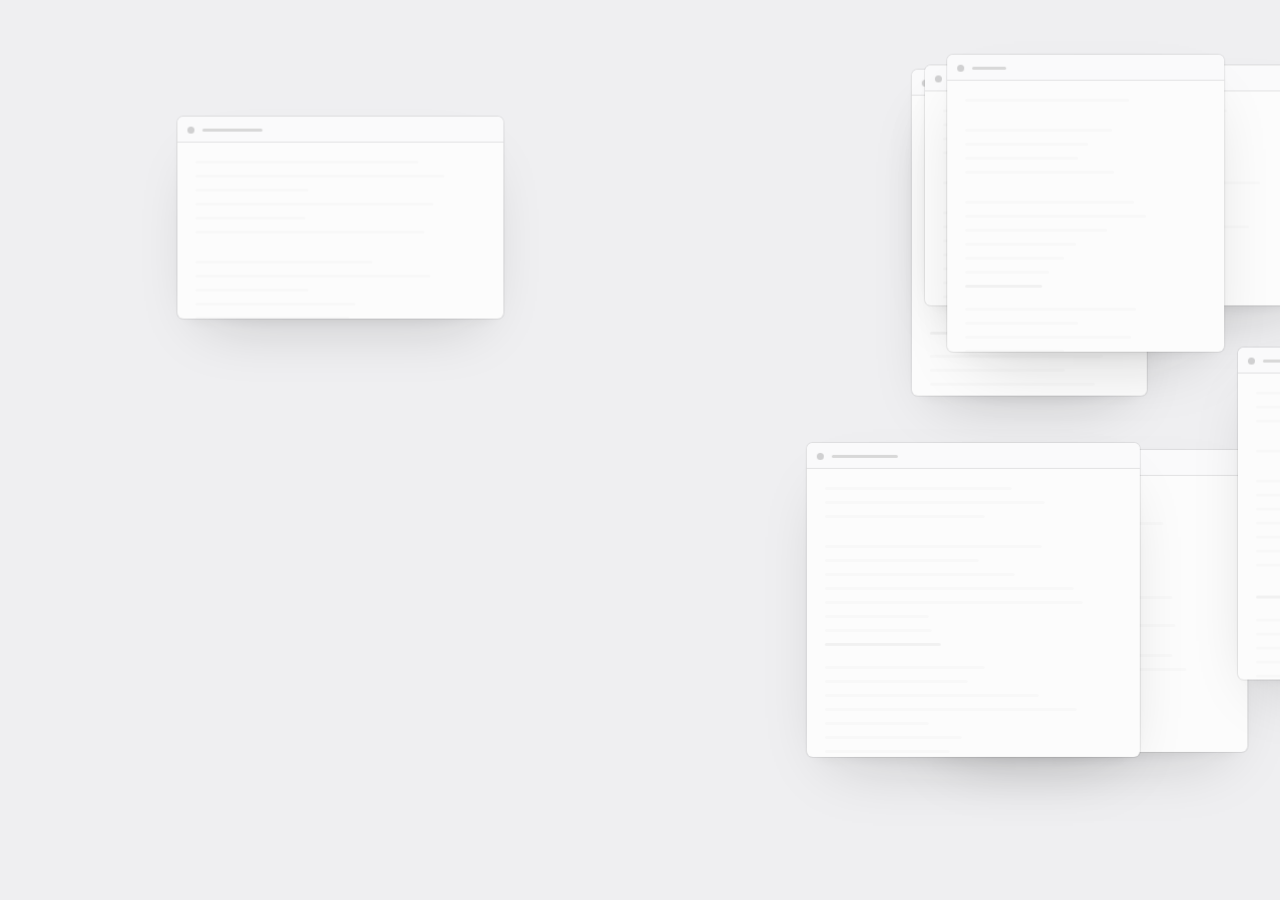
<file: site/demos/depths-of-interaction-header.html>
<!doctype html>
<html lang="en">
<head>
<meta charset="utf-8">
<meta name="viewport" content="width=device-width, initial-scale=1">
<!-- A fragment of the article, not a page of its own: kept out of search as a
     bare URL, still readable to a crawler inside the article that embeds it.
     Paper only, like the article, so a forced dark mode leaves it alone. -->
<meta name="robots" content="noindex, indexifembedded">
<meta name="color-scheme" content="only light">
<link rel="icon" href="data:image/svg+xml,%3Csvg xmlns='http://www.w3.org/2000/svg' viewBox='0 0 16 16'%3E%3Crect width='16' height='16' fill='%23FCFCFC'/%3E%3Crect x='3' y='3' width='10' height='10' fill='%23121212'/%3E%3C/svg%3E">
<title>Three Depths of Interaction · Opening scene</title>
<style>
  :root{
    /* The three greys below are system.css's, by value rather than by link:
       this scene is an independent document with its own type stack, and
       linking the stylesheet would hand it the article's body size and face.
       They had drifted: --bg was #E8E7E4, a WARM grey (R>G>B), sitting beside
       study bands at a cool #EFEFF1 (B>R=G), which is why the header read as
       a different material rather than a different lightness. --paper was
       #FBFBFA and --ink #141413, one or two per channel off the article's.
       If system.css moves, these move with it. */
    --bg: #EFEFF1;      /* = --surface1, the band a study sits on */
    --paper: #FCFCFC;   /* = --paper */
    --ink: #121212;     /* = --ink */
    --hairline: rgba(20,20,19,.10);
    --dot: #CF7A6B;
    --title-h: 26px;
  }
  *{ box-sizing:border-box; margin:0; padding:0; }
  html,body{ height:100%; }
  body{
    background: var(--bg);
    /* The scene draws no type: every window is bars, and the one piece of text
       it ever had was the readout, which is gone. The stack here named a
       commercial face the article does not license and never loaded, which was
       misleading to read even though nothing rendered from it. The system stack
       is what an inert declaration should say. */
    font-family: ui-sans-serif, system-ui, sans-serif;
    color: var(--ink);
    overflow: hidden;
  }

  .hero{
    position:relative;
    width:100vw; height:100svh; min-height:480px;
    overflow:hidden;
    -webkit-user-select:none; user-select:none;
    touch-action:manipulation;
  }

  /* ---------- windows ---------- */
  .win{
    position:absolute; top:0; left:0;
    border-radius:6px;
    background: var(--paper);
    box-shadow:
      0 0 0 1px rgba(20,20,19,.08),
      0 28px 64px -28px rgba(20,20,19,.22),
      0 6px 18px -10px rgba(20,20,19,.12);
    will-change: transform, opacity;
    transform-origin: center;
    transition: box-shadow .5s ease;
  }
  .win.live{
    box-shadow:
      0 0 0 1px rgba(20,20,19,.12),
      0 36px 80px -30px rgba(20,20,19,.30),
      0 8px 22px -10px rgba(20,20,19,.16);
  }
  .win .bar{
    position:absolute; top:0; left:0; right:0;
    height:var(--title-h);
    display:flex; align-items:center; gap:8px;
    padding:0 10px;
    /* the divider is an inset line, not a border: a border lies outside the
       overflow clip, so neither hand portal could paint over its 1px row and
       the hairline printed straight through the finger. Inset, it is part of
       the bar's face and the hand covers it like everything else. */
    box-shadow: inset 0 -1px 0 var(--hairline);
    border-radius:6px 6px 0 0;
    background: color-mix(in srgb, var(--paper) 88%, var(--bg));
    /* the bar clips its own hand portal, so a finger pressing the title bar
       is visible on the bar and still never leaves the window's frame */
    overflow:hidden;
  }
  .win .chip{
    width:7px; height:7px; border-radius:50%; flex:none;
    background: rgba(20,20,19,.18);
    transition: background .4s ease, box-shadow .4s ease;
  }
  .win.live .chip{ background: var(--dot); }
  .win.queued .chip{ box-shadow: 0 0 0 3px rgba(207,122,107,.28); background: var(--dot); }
  .win .ttl{ height:3px; border-radius:2px; background: rgba(20,20,19,.15); }

  .win .content{
    position:absolute; top:var(--title-h); left:0; right:0; bottom:0;
    overflow:hidden;
    border-radius:0 0 6px 6px;
  }
  .doc{
    position:absolute; top:0; left:0; right:0;
    padding:18px 18px 0;
    opacity:.13;
    transition: opacity .55s ease;
    will-change: transform;
  }
  .win.live .doc{ opacity:1; }
  .doc .ln{
    height:3px; border-radius:2px;
    background: rgba(20,20,19,.14);
    margin-bottom:11px;
  }
  .doc .gap{ height:16px; }

  /* focal element: a skeleton hyperlink inside the text flow */
  .figure{
    position:relative; height:9px;
    margin:2px 0 14px;
  }
  .figure .lnk{
    position:absolute; left:0; top:0; right:0; height:3px;
    border-radius:2px;
    background: rgba(20,20,19,.34);
    transition: background .35s ease;
  }
  .win.resolved .figure .lnk{ background: var(--ink); }

  .sb{
    position:absolute; right:3px; width:3px; border-radius:2px;
    background: rgba(20,20,19,.30);
    opacity:0;
    will-change: transform, opacity;
  }

  /* the hand exists only inside window frames */
  .portal{
    position:absolute; top:0; left:0;
    transform-origin: 0 0;
    pointer-events:none;
    will-change: transform;
  }
  .hero > .hand{ display:none; }

  /* ---------- hand agent ---------- */
  .hand{
    position:absolute; left:0; top:0;
    pointer-events:none;
    z-index:400;
    will-change: transform;
  }
  .hand .press{ will-change: transform; }
  .hand svg{ display:block; shape-rendering: crispEdges; }

  /* ---------- fx ---------- */
  .fx{
    position:absolute;
    border:2px solid rgba(20,20,19,.5);
    border-radius:50%;
    pointer-events:none;
    z-index:390;
    transform: translate(-50%,-50%) scale(.2);
    opacity:.7;
    animation: fxr .62s ease-out forwards;
  }
  @keyframes fxr{ to{ transform:translate(-50%,-50%) scale(1); opacity:0; } }

  /* The hand is never hidden. The scene plays on every system, and its still
     (?still=1, for captures) rests the hand on the resolved window; see the
     end of boot. */
</style>
</head>
<body>

<header class="hero" id="hero" aria-label="An autonomous pixel cursor exploring floating windows: access, orientation, resolution">
</header>

<script>
/* Everything is measured from the hero's size, so nothing may run until it has
   one. Inside the article the frame is laid out only when the page appears
   from behind the entrance, which is after this script has loaded: booting
   at load would measure 0 x 0 and pile every window at the origin. */
function boot(){
  /* ================= config ================= */
  const CFG = {
    ambientWindows: 8,
    minSpeed: 8,
    maxSpeed: 30,
    handFrac: 0.18,
    travelSpeed: 950,
    interludeChance: 0.4,
  };

  const hero = document.getElementById('hero');
  /* The scene plays the same whatever the system's motion setting: the
     author's call (2026-09-28), after a Windows machine with animation effects
     off showed a still where a Mac showed the scene. The still is kept, on
     request only, for captures: ?still=1. */
  const still = /[?&]still=1(&|$)/.test(location.search);
  const TB = 26;
  let W = hero.clientWidth, H = hero.clientHeight;

  const rand  = (a,b)=> a + Math.random()*(b-a);
  const clamp = (v,a,b)=> Math.max(a, Math.min(b,v));
  const eio   = p => p<.5 ? 4*p*p*p : 1-Math.pow(-2*p+2,3)/2;
  const eo    = p => 1-Math.pow(1-p,3);
  const eb    = p => 1 + 2.3*Math.pow(p-1,3) + 1.3*Math.pow(p-1,2);

  function animate(dur,onU,ease=eio){
    return new Promise(res=>{
      const t0 = performance.now();
      (function step(now){
        const p = Math.min(1,(now-t0)/dur);
        onU(ease(p),p);
        p<1 ? requestAnimationFrame(step) : res();
      })(t0);
    });
  }
  const wait = ms => new Promise(r=>setTimeout(r,ms));

  /* ================= windows ================= */
  const TYPES = [[0.34,0.32],[0.30,0.44],[0.50,0.30],[0.26,0.36],[0.42,0.26],[0.36,0.36],[0.28,0.30]];
  const wins = [];
  let uid = 0;

  function docMarkup(){
    const line = () => `<div class="ln" style="width:${Math.round(rand(34,88))}%"></div>`;
    const rows = [];
    const n = 9 + (Math.random()*4|0);
    for(let i=0;i<n;i++){
      rows.push(line());
      if (Math.random()<.28) rows.push('<div class="gap"></div>');
    }
    const more = [];
    const m = 8 + (Math.random()*3|0);
    for(let i=0;i<m;i++) more.push(line());
    return rows.join('') +
      `<div class="figure" style="width:${Math.round(rand(30,48))}%"><span class="lnk"></span></div>` +
      more.join('');
  }

  function makeWindow(opts={}){
    const el = document.createElement('div');
    el.className = 'win';
    const t = TYPES[(uid++) % TYPES.length];
    const s = rand(.85,1.15);
    const w = Math.round(opts.w ?? clamp(t[0]*H*s, 150, W*.5));
    const h = Math.round(opts.h ?? clamp(t[1]*H*s, 140, H*.6));
    const depth = clamp((w*h)/(0.18*H*H), .25, 1);
    el.style.width = w+'px';
    el.style.height = h+'px';
    el.style.zIndex = 10 + Math.round(depth*8);
    el.innerHTML = `
      <div class="bar">
        <span class="chip"></span>
        <span class="ttl" style="width:${Math.round(rand(34,68))}px"></span>
        <div class="portal">${HAND_MARKUP}</div>
      </div>
      <div class="content"><div class="doc">${docMarkup()}</div><div class="sb"></div><div class="portal">${HAND_MARKUP}</div></div>`;
    hero.appendChild(el);

    /* two portals, one clip each: the content below the divider and the bar
       above it. Together they complete the hand across the whole window
       face, and it still exists nowhere outside one. */
    const portal  = el.querySelector('.content .portal');
    const bportal = el.querySelector('.bar .portal');
    for (const p of [portal, bportal]){
      p.style.width = W+'px';
      p.style.height = H+'px';
    }

    const ch = h - TB;
    const win = {
      el, w, h, ch, depth,
      doc: el.querySelector('.doc'),
      sb:  el.querySelector('.sb'),
      portal,
      pHand:  portal.querySelector('.hand'),
      pPress: portal.querySelector('.press'),
      bportal,
      bHand:  bportal.querySelector('.hand'),
      bPress: bportal.querySelector('.press'),
      x: opts.x ?? rand(0, W*1.2),
      y0: opts.y ?? rand(.04*H, Math.max(.05*H, .94*H - h)),
      amp: rand(4,10), yf: rand(.25,.5), phase: rand(0,Math.PI*2),
      speed: CFG.minSpeed + depth*(CFG.maxSpeed-CFG.minSpeed),
      scale: opts.scale ?? 1,
      docY: 0, sbO: 0,
      docH: 0, figY: 0,
      drawX: 0, drawY: 0,
      subject:false, settling:false,
    };
    win.docH = Math.max(win.doc.scrollHeight, ch*1.9);
    const fig = el.querySelector('.figure');
    win.figY = fig.offsetTop + 2;
    win.figX = fig.offsetLeft + fig.offsetWidth*rand(.35,.7);
    win.sb.style.height = Math.max(24, ch*(ch/win.docH)*.8) + 'px';
    wins.push(win);
    return win;
  }

  function recycle(win){
    win.x = W + 80 + rand(0,260);
    win.y0 = rand(.04*H, Math.max(.05*H, .94*H - win.h));
    win.phase = rand(0,Math.PI*2);
    win.docY = 0; win.scale = 1;
    win.el.classList.remove('live','resolved','queued');
  }

  function removeWindow(win){
    const i = wins.indexOf(win);
    if (i>=0) wins.splice(i,1);
    win.el.remove();
  }

  /* ================= 8-bit hand cursor =================
     Final glyph: 66x80 viewBox on a 4.125px grid.
     Two paths only: paper silhouette underlay + ink outline. */
  const HAND_H = clamp(H*CFG.handFrac, 78, 160);
  const HAND_W = HAND_H * 66/80;
  const HOT = { x: HAND_W * (20.625/66), y: 1 };   // index fingertip

  const HAND_INK =
    "M53.625 80H16.5V75.8974H53.625V80Z"+
    "M16.5 75.8974H12.375V71.7949H16.5V75.8974Z"+
    "M57.75 75.8974H53.625V67.6923H57.75V75.8974Z"+
    "M12.375 71.7949H8.25V67.6923H12.375V71.7949Z"+
    "M8.25 67.6923H4.125V59.4872H8.25V67.6923Z"+
    "M61.875 67.6923H57.75V59.4872H61.875V67.6923Z"+
    "M4.125 59.4872H0V41.0256H4.125V59.4872Z"+
    "M66 59.4872H61.875V32.8205H66V59.4872Z"+
    "M16.5 49.2308H12.375V36.9231H8.25V32.8205H12.375V4.10256H16.5V49.2308Z"+
    "M61.875 32.8205H53.625V45.1282H49.5V28.7179H61.875V32.8205Z"+
    "M8.25 41.0256H4.125V36.9231H8.25V41.0256Z"+
    "M49.5 28.7179H41.25V41.0256H37.125V24.6154H49.5V28.7179Z"+
    "M28.875 20.5128H37.125V24.6154H28.875V36.9231H24.75V4.10256H28.875V20.5128Z"+
    "M24.75 4.10256H16.5V0H24.75V4.10256Z";

  const HAND_PAPER =
    "M16.5 0H24.75V4.10256H28.875V20.5128H37.125V24.6154H49.5V28.7179"+
    "H61.875V32.8205H66V59.4872H61.875V67.6923H57.75V75.8974H53.625V80"+
    "H16.5V75.8974H12.375V71.7949H8.25V67.6923H4.125V59.4872H0V41.0256"+
    "H4.125V36.9231H8.25V32.8205H12.375V4.10256H16.5V0Z";

  const HAND_MARKUP = `
    <div class="hand">
      <div class="press" style="transform-origin:${HOT.x}px ${HOT.y}px">
        <svg width="${HAND_W}" height="${HAND_H}" viewBox="0 0 66 80"
             style="margin-left:${-HOT.x}px; margin-top:${-HOT.y}px" aria-hidden="true">
          <path d="${HAND_PAPER}" fill="#FCFCFC"/>
          <path d="${HAND_INK}" fill="#121212"/>
        </svg>
      </div>
    </div>`;

  const tmp = document.createElement('div');
  tmp.innerHTML = HAND_MARKUP;
  const handEl = tmp.firstElementChild;
  hero.appendChild(handEl);
  const pressEl = handEl.querySelector('.press');

  for(let i=0;i<CFG.ambientWindows;i++) makeWindow();

  const hand = {
    x: W*.5, y: H*.72,
    lean: 0,
    pressed:false, pv:0,
    attached:null, anchorPt:'mid',
    local:{x:0,y:0},
    px: W*.5, py: H*.72,
  };

  function anchorOf(win, pt){
    const x = win.drawX, y = win.drawY;
    if (pt==='bar')    return { x: x + win.w*.32, y: y + 13 };
    if (pt==='mid')    return { x: x + win.w*.5,  y: y + TB + win.ch*.52 };
    if (pt==='figure') return { x: x + win.figX,  y: y + TB + (win.figY - win.docY) };
    return { x: x + win.w*.5, y: y + win.h*.5 };
  }
  function handPos(){
    if (hand.attached){
      const a = anchorOf(hand.attached, hand.anchorPt);
      return { x: a.x + hand.local.x, y: a.y + hand.local.y };
    }
    return { x: hand.x, y: hand.y };
  }
  function attach(win, pt){ hand.attached=win; hand.anchorPt=pt; hand.local.x=0; hand.local.y=0; }
  function detach(){ const p=handPos(); hand.x=p.x; hand.y=p.y; hand.attached=null; }

  async function travelTo(win, pt){
    detach();
    const sx=hand.x, sy=hand.y;
    const a0=anchorOf(win, pt);
    const d = Math.hypot(a0.x-sx, a0.y-sy);
    const dur = clamp(d/CFG.travelSpeed*1000, 420, 1600);
    const arcY = -clamp(d*.12, 10, 64);
    await animate(dur, e=>{
      const a=anchorOf(win, pt);
      hand.x = sx + (a.x-sx)*e;
      hand.y = sy + (a.y-sy)*e + Math.sin(e*Math.PI)*arcY;
    });
    attach(win, pt);
  }

  function ripple(x,y,size=90,alpha=.5){
    const make = parent => {
      const el=document.createElement('div');
      el.className='fx';
      el.style.left=x+'px'; el.style.top=y+'px';
      el.style.width=size+'px'; el.style.height=size+'px';
      el.style.borderColor=`rgba(20,20,19,${alpha})`;
      parent.appendChild(el);
      el.addEventListener('animationend',()=>el.remove());
    };
    if (portalMode) wins.forEach(w2 => { make(w2.portal); make(w2.bportal); });
    else make(hero);
  }

  async function click(size=80){
    hand.pressed=true;
    const p=handPos();
    ripple(p.x,p.y,size);
    await wait(150);
    hand.pressed=false;
    await wait(120);
  }

  /* ================= spatial intelligence ================= */
  function bestSpawnSpot(w,h){
    let best={x:W*.5,y:H*.45}, bs=-1;
    for(let i=0;i<48;i++){
      const cx = rand(W*.12+w/2, W*.88-w/2);
      const cy = rand(H*.10+h/2, H*.84-h/2);
      let dmin=1e9;
      for(const o of wins){
        dmin = Math.min(dmin, Math.hypot(cx-(o.x+o.w/2), cy-(o.y0+o.h/2)));
      }
      const center = Math.exp(-(((cx-W*.5)/(W*.45))**2 + ((cy-H*.45)/(H*.45))**2));
      const s = Math.min(dmin,440)*(.35+.65*center);
      if (s>bs){ bs=s; best={x:cx,y:cy}; }
    }
    return best;
  }

  function chooseNext(child){
    if (userNext){
      const n = userNext; userNext = null;
      n.el.classList.remove('queued');
      return n;
    }
    return child;   // the story always descends into the window it opened
  }

  /* ================= story beats ================= */
  let userNext = null;

  async function beatAccess(win){
    await travelTo(win,'bar');
    await click(64);
    win.el.classList.add('live');
    win.el.style.zIndex = 200;
    win.subject = true;
    await wait(420);
  }

  async function beatOrientation(win){
    await travelTo(win,'mid');
    hand.pressed = true;
    await wait(140);
    const targetY = clamp(win.figY - win.ch*.55, 0, win.docH - win.ch);
    const pull = Math.min(targetY*.6, win.ch*.3);

    // drag: finger-locked, accelerating into the release (quad-in)
    const D = 700;
    await animate(D, e=>{
      win.docY = pull*e;
      hand.local.y = -pull*e;
      win.sbO = 1;
    }, p=>p*p);
    hand.pressed = false;

    // coast: content leaves at the drag's release velocity, decays exponentially
    const R = targetY - pull;
    if (R > 2){
      const v0 = 2*pull/(D/1000);                 // px/s at release
      const k  = clamp(v0/R, 3.3, 13);            // decay rate, 1/s
      const dur = clamp(4600/k, 350, 1400);
      const norm = 1 - Math.exp(-k*dur/1000);
      const relaxFrom = hand.local.y;
      await animate(dur, (e,p)=>{
        win.docY = pull + R*(1 - Math.exp(-k*dur*p/1000))/norm;
        hand.local.y = relaxFrom + 8*Math.min(1, p*3);   // finger lifts, barely
        win.sbO = 1;
      }, p=>p);
      win.docY = targetY;
    }
    await wait(280);
  }

  async function beatResolution(win){
    await travelTo(win,'figure');
    hand.pressed = true;
    const p = handPos();
    ripple(p.x, p.y, 120, .55);             // the one resolving circle
    await wait(160);
    hand.pressed = false;
    win.el.classList.add('resolved');
    await wait(700);

    // recursion: born at the resolved point, settles where the canvas needs it
    const fp = anchorOf(win,'figure');
    const child = makeWindow({ scale:.1 });
    const home = bestSpawnSpot(child.w, child.h);
    child.el.style.zIndex = 210;
    child.settling = true;
    await new Promise(res=>{
      animate(760, e=>{
        const cx = fp.x + (home.x-fp.x)*e;
        const cy = fp.y + (home.y-fp.y)*e;
        child.x  = cx - child.w/2;
        child.y0 = cy - child.h/2;
        child.scale = .1 + .9*eb(e);
      }, eo).then(res);
    });
    child.settling = false;
    win.subject = false;
    await wait(420);
    return child;
  }

  async function interlude(){
    const others = wins.filter(w2 => !w2.subject && !w2.settling &&
      w2.drawX > W*.08 && w2.drawX + w2.w < W*.95);
    if (!others.length) return;
    const p = handPos();
    const w2 = others.reduce((a,b)=>
      Math.hypot(b.drawX+b.w/2-p.x, b.drawY+b.h/2-p.y) >
      Math.hypot(a.drawX+a.w/2-p.x, a.drawY+a.h/2-p.y) ? b : a);
    await travelTo(w2,'mid');
    await animate(700, e=>{
      w2.docY = clamp(Math.sin(e*Math.PI)*22, 0, w2.docH - w2.ch);
      hand.local.y = Math.sin(e*Math.PI)*(-6);
      w2.sbO = .8;
    }, eio);
    hand.local.y = 0;
    await wait(200);
  }

  async function director(){
    await wait(900);
    let subject = wins.reduce((a,b)=>
      Math.abs(b.x + b.w/2 - W*.55) < Math.abs(a.x + a.w/2 - W*.55) ? b : a);
    for(;;){
      try{
        await beatAccess(subject);
        await beatOrientation(subject);
        const child = await beatResolution(subject);
        if (!userNext && Math.random() < CFG.interludeChance) await interlude();
        subject = chooseNext(child);
      }catch(e){
        await wait(600);
        subject = wins[(Math.random()*wins.length)|0];
      }
    }
  }

  /* ================= user input ================= */
  const portalMode = true;

  let tx=0, ty=0, mx=0, my=0;
  hero.addEventListener('pointermove', e=>{
    tx=(e.clientX/W)*2-1; ty=(e.clientY/H)*2-1;
  });
  hero.addEventListener('pointerleave', ()=>{ tx=0; ty=0; });
  hero.addEventListener('pointerdown', e=>{
    ripple(e.clientX, e.clientY, 56, .35);
    const hit = [...wins]
      .sort((a,b)=> (+b.el.style.zIndex)-(+a.el.style.zIndex))
      .find(w2 => !w2.subject &&
        e.clientX > w2.drawX && e.clientX < w2.drawX + w2.w &&
        e.clientY > w2.drawY && e.clientY < w2.drawY + w2.h);
    if (hit){
      if (userNext) userNext.el.classList.remove('queued');
      userNext = hit;
      hit.el.classList.add('queued');
    }
  });

  /* ================= frame loop ================= */
  let last = performance.now();
  function frame(now){
    const dt = Math.min(.05,(now-last)/1000); last = now;
    const t = now/1000;
    mx += (tx-mx)*.06; my += (ty-my)*.06;

    for (const w2 of [...wins]){
      if (!still && !w2.settling){
        w2.x -= w2.speed * dt * (w2.subject ? .1 : 1);
        if (w2.x < -w2.w - 90 && !w2.subject){
          if (wins.length > CFG.ambientWindows) removeWindow(w2);
          else recycle(w2);
        }
      }
      const y = w2.y0 + Math.sin(t*w2.yf + w2.phase)*(still?0:w2.amp)*(w2.subject||w2.settling?.25:1);
      w2.drawX = w2.x + mx*9*w2.depth;
      w2.drawY = y   + my*7*w2.depth;
      w2.el.style.transform = `translate3d(${w2.drawX}px,${w2.drawY}px,0) scale(${w2.scale})`;
      w2.doc.style.transform = `translate3d(0,${-w2.docY}px,0)`;
      if (w2.sbO > .01){
        const track = w2.ch - parseFloat(w2.sb.style.height) - 8;
        const f = w2.docY / Math.max(1, w2.docH - w2.ch);
        w2.sb.style.transform = `translateY(${TB + 4 + clamp(f,0,1)*track}px)`;
        w2.sb.style.opacity = w2.sbO.toFixed(2);
        w2.sbO *= .96;
      } else if (w2.sb.style.opacity !== '0'){
        w2.sb.style.opacity = '0';
      }
    }

    const p = handPos();
    hand.lean += (clamp((p.x - hand.px)*.35, -6, 6) - hand.lean)*.10;
    hand.pv   += ((hand.pressed?1:0) - hand.pv)*.28;
    const idle = hand.attached ? 0 : Math.sin(t*1.6)*3;
    const handT  = `translate3d(${p.x}px,${p.y+idle}px,0) rotate(${hand.lean.toFixed(2)}deg)`;
    const pressT = `translateY(${(hand.pv*6).toFixed(2)}px) scale(${(1-hand.pv*.035).toFixed(3)})`;
    handEl.style.transform = handT;
    pressEl.style.transform = pressT;

    if (portalMode){
      for (const w2 of wins){
        const s = w2.scale;
        const ptx = w2.w/2 - (w2.w/2 + w2.drawX)/s;
        const pty = w2.h/2 - (w2.h/2 + w2.drawY)/s - TB;
        w2.portal.style.transform = `translate3d(${ptx.toFixed(2)}px,${pty.toFixed(2)}px,0) scale(${(1/s).toFixed(4)})`;
        w2.pHand.style.transform = handT;
        w2.pPress.style.transform = pressT;
        /* the bar's portal runs the same mapping from the window's own top,
           so the two clips meet exactly at the divider */
        w2.bportal.style.transform = `translate3d(${ptx.toFixed(2)}px,${(pty + TB).toFixed(2)}px,0) scale(${(1/s).toFixed(4)})`;
        w2.bHand.style.transform = handT;
        w2.bPress.style.transform = pressT;
      }
    }
    hand.px = p.x; hand.py = p.y;

    requestAnimationFrame(frame);
  }
  requestAnimationFrame(frame);

  if (!still) director();
  else {
    /* A still, with its protagonist: the most visible window (the tallest of
       those wholly in view) is the resolved one, its page scrolled to bring the
       figure into the window, and the hand rests on the link it has resolved.
       It comes to the front, as a window being used does, since one overlapping
       it would otherwise cover the hand (windows stack from 10 to 18).
       Nothing moves: the director never runs, an attached hand has no idle
       bob, and starting the lean from the hand's own place keeps it upright. */
    wins.forEach((w2,i)=>{ if(i<3) w2.el.classList.add('live'); });
    const inView = w2 => {
      const vx = Math.max(0, Math.min(W, w2.x + w2.w) - Math.max(0, w2.x));
      const vy = Math.max(0, Math.min(H, w2.y0 + w2.h) - Math.max(0, w2.y0));
      return vx*vy / (w2.w*w2.h);
    };
    const main = [...wins].sort((a,b)=> (inView(b) - inView(a)) || (b.h - a.h))[0];
    if (main){
      main.el.classList.add('live', 'resolved');
      main.el.style.zIndex = 19;
      main.docY = clamp(main.figY - main.ch*.4, 0, Math.max(0, main.docH - main.ch));
      main.drawX = main.x; main.drawY = main.y0;
      attach(main, 'figure');
      const p0 = handPos(); hand.px = p0.x; hand.py = p0.y;
    }
  }

  let rz;
  addEventListener('resize', ()=>{
    clearTimeout(rz);
    rz = setTimeout(()=>{
      W=hero.clientWidth; H=hero.clientHeight;
      for (const w2 of wins){
        for (const p of [w2.portal, w2.bportal]){
          p.style.width = W+'px';
          p.style.height = H+'px';
        }
      }
    }, 150);
  });
}
(function(){
  const h = document.getElementById('hero');
  const sized = () => h.clientWidth > 0 && h.clientHeight > 0;
  if (sized()){ boot(); return; }
  const ro = new ResizeObserver(() => { if (sized()){ ro.disconnect(); boot(); } });
  ro.observe(h);
})();
</script>
</body>
</html>
</file>
<file: site/system.css>
/* ===========================================================================
   Three Depths of Interaction, the shared system.

   The one place a value is declared. The article and every study link
   this file, so a token cannot drift between the page and the work inside it.
   Before this file existed the block below was copied into five documents and
   had drifted in every copy: the motion curve never reached a single study,
   and two different greys were doing one job.

   Relative URLs in a stylesheet resolve against the stylesheet, not against
   the document, so one font path serves the article at site/ and every study
   at site/demos/.

   What belongs here: tokens, the reset, the base type, the label idiom, the
   focus state. What does not: layout, and anything a single study owns.
   =========================================================================== */

/* The face has a neutral name because it has two sources. The live site
   serves FT Polar Mono, licensed for this site and never redistributed; the
   public repository ships Red Hat Mono (SIL OFL) in the same two files, so
   every page is byte-identical between the two. The one other difference is
   --char below, the face's advance width. */
@font-face{font-family:"Article Mono";src:url("fonts/article-mono-book.woff2") format("woff2");
  font-weight:100 500;font-style:normal;font-display:swap;}
@font-face{font-family:"Article Mono";src:url("fonts/article-mono-semibold.woff2") format("woff2");
  font-weight:600 900;font-style:normal;font-display:swap;}

:root{
  /* ---- ink and ground ----------------------------------------------------
     One ink, and the page's greys are that ink at three opacities, never a
     separate grey. A grey mixed by hand carries its own hue: the #6E6E68 the
     studies used to declare reads yellow next to the ink it sits beside. */
  --paper:#FCFCFC;
  --ink:#121212;
  --accent:#E32119;
  --muted:rgba(18,18,18,.62);   /* secondary text */
  --faint:rgba(18,18,18,.38);   /* text that is present but not yet read */
  --rule:rgba(18,18,18,.14);    /* a hairline, when one is unavoidable */

  /* the surface ramp, lightest first. --surface0 is the only true white on
     the page: the lit screen of a simulated product, never the page itself. */
  --surface0:#FFFFFF;
  --surface1:#EFEFF1;           /* the band a study sits on */
  --surface2:#E6E6E9;           /* a recess inside a study */

  --sans:"Article Mono","Helvetica Neue",Helvetica,Arial,sans-serif;
  --mono:"Article Mono",ui-monospace,"Geist Mono","SF Mono","IBM Plex Mono",Menlo,monospace;

  /* ---- the grid ----------------------------------------------------------
     One track, twelve columns, one gutter. Every width on the page is a span
     of this grid, so text and demonstrations share the same left and right
     edges at every size. The frame is the track; nothing is measured in ch,
     which scales with each element's own type size. */
  --track:1200px;
  --edge:24px;                    /* page margin when the viewport is narrow */
  --char:.60;                     /* Red Hat Mono advance width, in ems (the live site's FT Polar Mono is .64) */
  --measure:66;                   /* characters per line, the reading measure */
  --w-text:calc(var(--fs-body) * var(--char) * var(--measure));  /* exact, at any size */
  /* the two fixed spans are written as whole pixels rather than derived. The
     formula returns 794.667 and 997.333, and a block centred on a fraction
     renders its two edges on different pixels. These are those spans rounded:
       --w-mid      8 col   calc(8 * col + 7 * gutter)   794.667
       --w-display 10 col   calc(10 * col + 9 * gutter)  997.333  */
  --w-mid:795px;                  /*  8 col, wide standfirst */
  --w-display:997px;              /* 10 col, hero and axioms */

  /* ---- spacing, multiples of the gutter ---- */
  --s1:8px; --s2:16px; --s3:24px; --s4:32px;
  --s5:48px; --s6:64px; --s7:96px; --s8:128px;

  /* ---- the type scale, written once -------------------------------------
     Built up from the body: every step is a whole number of pixels and every
     line height sits on the 4px grid.

     The grid is two tiers, which is the only way a monospaced reading page can
     hold one: 8 governs space BETWEEN things (the --sN scale, the track, the
     gutter, the edge) and 4 governs space WITHIN them (leading, control
     heights, radii, and the padding inside a simulated product). Leading
     follows the face and the measure, not the layout: the body is 17/28
     because 1.65 is right for a 66 character line, where the 8 grid would
     force 24 (tight) or 32 (loose). The horizontal axis answers to neither,
     because it is set by the advance width: 66 characters is 718.08px at
     17px, and no pixel grid contains that. */
  --fs-h1:48px;  --lh-h1:52px;
  --fs-h2:24px;  --lh-h2:32px;
  --fs-h3:18px;  --lh-h3:28px;
  /* the body size scales with the page, and the reading column follows it,
     so the measure stays at 66 characters from a phone to a desktop:
     15px at 866 and below, 17px at 1400 and above (the floor was 14 until
     2026-09-29, when a phone read small and loose; the phone line is set
     below, where the phone sizes are). 17 rather than 16 because
     this face carries a 0.50 x-height, under Helvetica's 0.52 and well under
     Menlo's 0.55, so it renders a smaller reading image at the same size. */
  --fs-body:clamp(15px, .375vw + 11.75px, 17px);--lh-body:28px;
  --fs-small:12px;--lh-small:20px;
  --fs-label:11px;--lh-label:16px;

  /* ---- inside the simulated products -------------------------------------
     The phone, the instrument and the booking device run on their own denser
     scale. They are products being observed, not the page doing the observing,
     so the reading measure does not govern them. They are still a scale: five
     steps, whole pixels, every leading on a 2px grid. Before this the studies
     rendered 9.5, 10.5, 10.8333 and 12.5px, with leadings of 14.25, 15.75,
     18.75 and 24.15, none of which land on a pixel. */
  --fs-p0:20px; --lh-p0:28px;   /* the one display line inside a product */
  --fs-p1:15px; --lh-p1:24px;   /* a heading inside a product */
  --fs-p2:13px; --lh-p2:20px;   /* product body copy */
  --fs-p3:12px; --lh-p3:20px;   /* secondary */
  --fs-p4:11px; --lh-p4:16px;   /* meta, the page label size */
  --fs-p5:10px; --lh-p5:16px;   /* the densest instrument marking */

  /* ---- controls ----------------------------------------------------------
     Three tiers, by where the control lives, not by how important it looks:
       touch  44px  inside a phone simulation, and every primary action
       card   36px  inside a card or a panel
       dense  28px  packed into an instrument
     A control is one of these three heights. There is no fourth. */
  --ctl-touch:44px; --ctl-card:36px; --ctl-dense:28px;
  --fs-ctl:13px; --fs-meta:11px;

  /* radii. --r-device is the one large radius, for the bezel of a simulated
     device. When a control nests inside a container, the inner radius is the
     outer less the inset, so the two curves stay concentric. */
  --r-xs:4px; --r-sm:8px; --r-md:12px; --r-lg:16px; --r-card:20px;
  --r-device:32px; --r-pill:100px;

  /* ---- elevation ---------------------------------------------------------
     A thing lifts by shadow, never by an outline: a container stroke would put
     a second frame inside the page's frame. Three throws, chosen by what the
     thing is lifting off, its own track, the page, or the surface of a product
     it has been laid over. There is no fourth. */
  --lift-sm:0 1px 3px -1px rgba(0,0,0,.2);      /* a control, off its track */
  --lift:0 16px 40px -18px rgba(0,0,0,.16);     /* a study, off the band */
  --lift-over:0 8px 24px -8px rgba(0,0,0,.28); /* a sheet or dialog, over a product */

  /* The room a shadow needs outside the frame it is drawn in. A study is drawn
     in an iframe whose edges are the article's frame, so a shadow reaching past
     them is sliced off at both sides of every study. The frame lends the study
     this much bleed on each side and takes it back with a negative margin, so
     the content still lands exactly on the frame while the shadow has somewhere
     to go.

     It was 8px, from reading --lift's reach off the spec as blur / 2 + spread,
     which is 2px. Measured, it is 27: a browser's blur is a Gaussian whose tail
     runs to about 1.1 times the radius, so the reach is blur * 1.1 + spread,
     and --lift was still darkening the band by 4 of 255 where the frame cut it.
     That step is what read as a line down the side of every device. 32 clears
     the whole tail and stays on the spacing scale.

     One constant, not a breakpoint: a media query inside the iframe measures
     the iframe, so the study and the article would disagree about the value and
     the content would land off the frame. Below 1221, where the rail's claim is
     not reserved, the frame is inset by less than 32 and the surplus is clipped
     at the window edge instead, where the shadow is down to 1 of 255. */
  --bleed:32px;
  /* The same room, measured downward. --lift is offset 16px before it is blurred,
     so under a box it reaches 16 + 27, where --bleed's 27 is the tail alone. A
     study whose last element is a lifted box hands the frame a height that stops
     at that box, and 34 of the 43 gets sliced off at the iframe's bottom edge.
     48 clears it and stays on the spacing scale. Only needed where a study ends
     on something lifted: study 01 ends on text and already has room. */
  --bleed-b:48px;

  /* the one ring width. A ring is an affordance boundary inside a product, not
     a frame around a container: containers lift, they are never outlined. 1.5px
     rather than the 1.2 and 1.4 that were in use, because 1.5 lands on whole
     device pixels on a 2x display and those do not. */
  --ring:1.5px;

  /* ---- motion ------------------------------------------------------------
     From the Anti Tapes system: an exponential settle, never a bounce. One
     curve, four durations, so every state change on the page and inside every
     study agrees. --t1 a control answering, --t2 a state changing, --t3 a
     view changing, --t4 something arriving or leaving. */
  --settle:cubic-bezier(.16,1,.3,1);
  --t1:90ms; --t2:180ms; --t3:360ms; --t4:600ms;

  /* where the rail's first label sits inside the first section's top padding,
     less the item's own leading, so its text lines up with the section label */
  --rail-lead:calc(var(--s7) - 5px);
  /* what the rail actually occupies on the canvas, so the frame can clear it:
     24 inset + 6 marker + 10 gap + the longest name ("Commitments", 87.1),
     plus one gutter of clearance. Measured at 127.1, so 143.

     Its history is the shape of the rail. 153 when rows were a numeral and a
     name and the longest was "Recursion". 169 once the subsections were listed
     and "Commitments" pushed the rail's right edge to exactly the track's left
     edge. 143 now the numerals are gone and the numeral slot with them. */
  --rail-claim:143px;
}
@media (max-width:1100px){:root{--fs-h1:40px;--lh-h1:44px;--fs-h2:22px;--lh-h2:28px;}}
/* On a phone the body line is 24 on 15 (1.6): 28 on 14 read loose there, a
   2.0 ratio against the desktop's 1.65. 24 keeps the 4px grid. */
@media (max-width:680px){:root{--edge:16px;--fs-h1:30px;--lh-h1:36px;
  --fs-h2:20px;--lh-h2:28px;--fs-h3:16px;--lh-h3:24px;--lh-body:24px;}}

/* ---------- reset and base ------------------------------------------------ */
*,*::before,*::after{margin:0;padding:0;box-sizing:border-box;
  -webkit-tap-highlight-color:transparent;}
html{scroll-behavior:smooth;}
@media (prefers-reduced-motion:reduce){html{scroll-behavior:auto;}
  *{animation:none!important;transition:none!important;}}

/* Every document in the set opens on the same body: the same face, the same
   size, the same rhythm, and the same rendering. The smoothing matters as much
   as the size. Without it this face renders a heavier stroke, and three of the
   four studies used to sit inside the article rendering bolder than the prose
   around them. */
body{font-family:var(--sans);font-size:var(--fs-body);line-height:var(--lh-body);
  background:var(--paper);color:var(--ink);-webkit-font-smoothing:antialiased;}

button{font-family:inherit;font-size:inherit;cursor:pointer;border:none;
  background:none;color:inherit;}
a{color:inherit;text-decoration-thickness:1px;text-underline-offset:3px;}

/* ---------- the label idiom ----------------------------------------------
   One label, everywhere: the same size, tracking, case, weight and colour on
   the page and inside every study. Tabular figures, because a label that
   carries a number is often counting. */
.label{font-family:var(--mono);font-size:var(--fs-label);line-height:var(--lh-label);
  letter-spacing:.08em;text-transform:uppercase;color:var(--muted);font-weight:500;
  font-variant-numeric:tabular-nums;}

/* ---------- focus ---------------------------------------------------------
   One focus state for the whole set. Every study used to fall back to the
   browser's own ring, which arrives in system blue: the only blue anywhere
   near this page. It is the ink, at the offset the entrance control uses. */
:where(a,button,summary,input,select,textarea,[tabindex]):focus-visible{
  outline:2px solid var(--ink);outline-offset:3px;}
</file>
